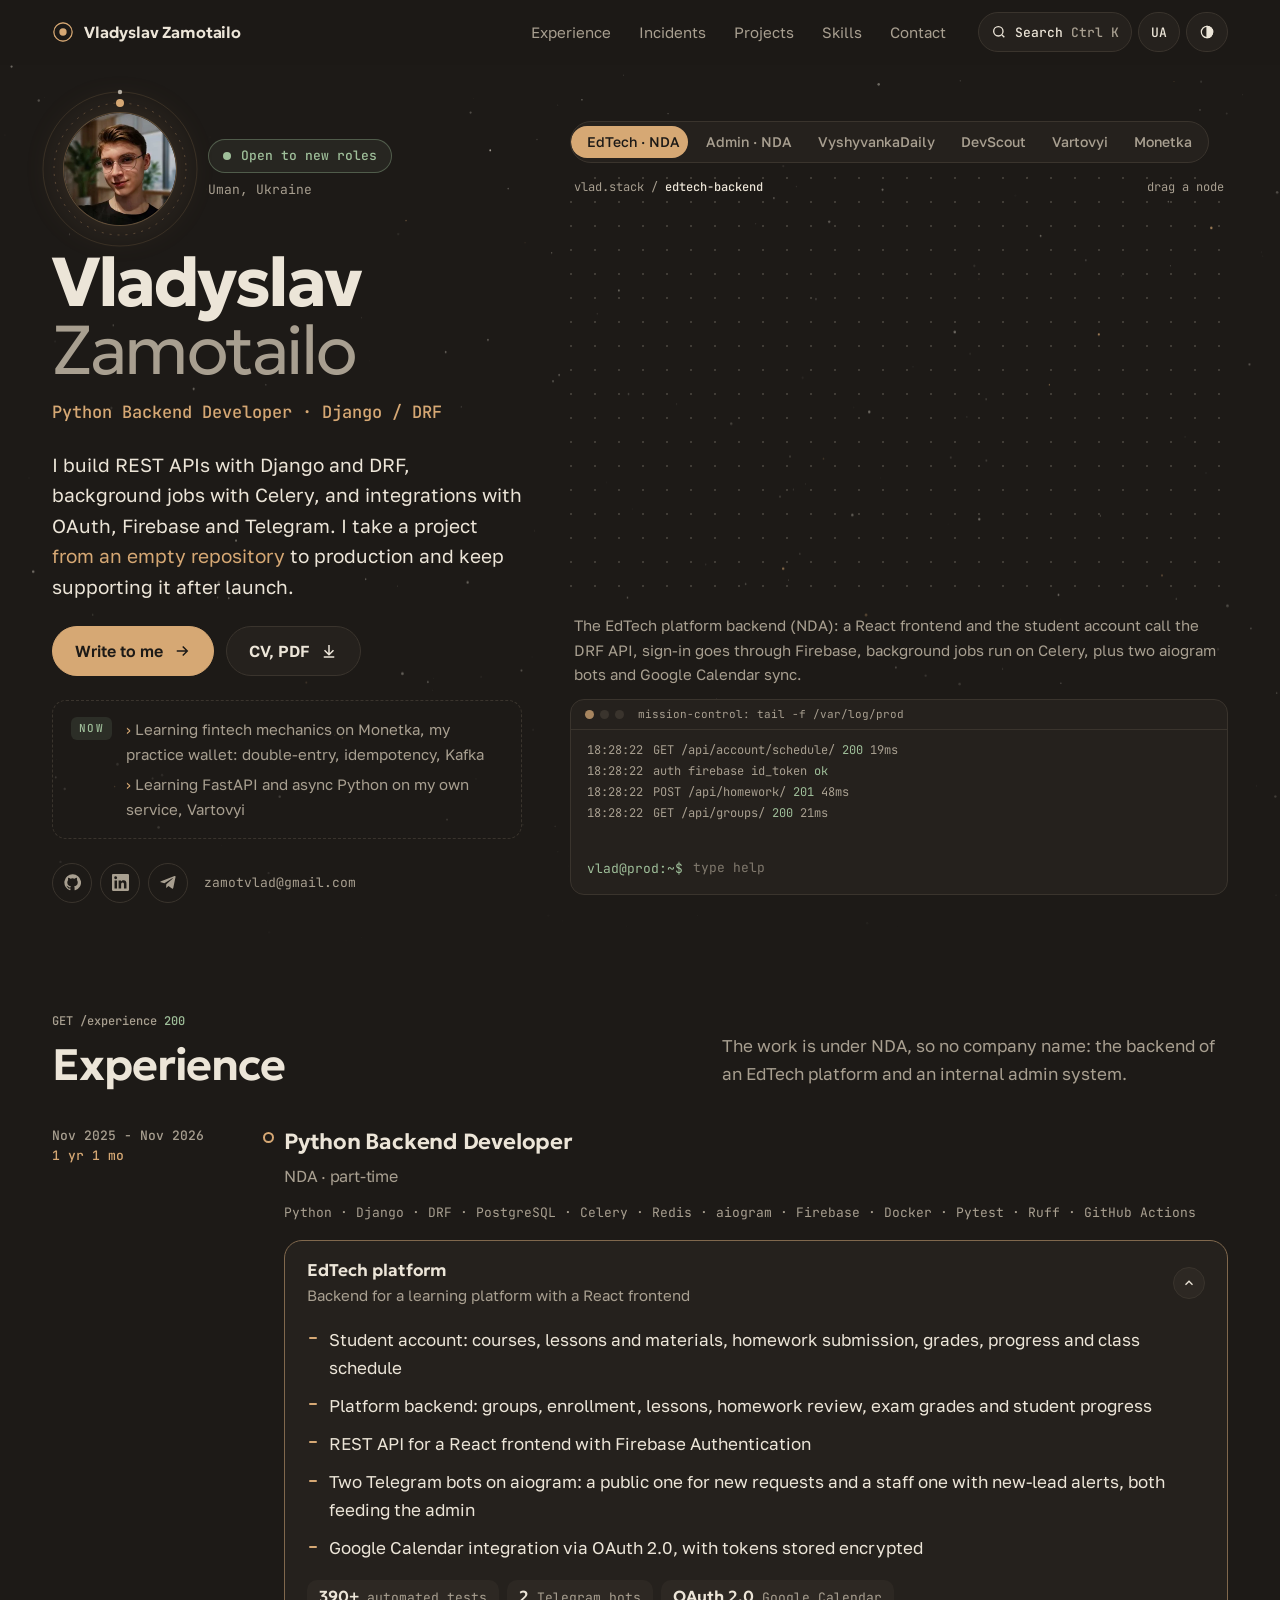
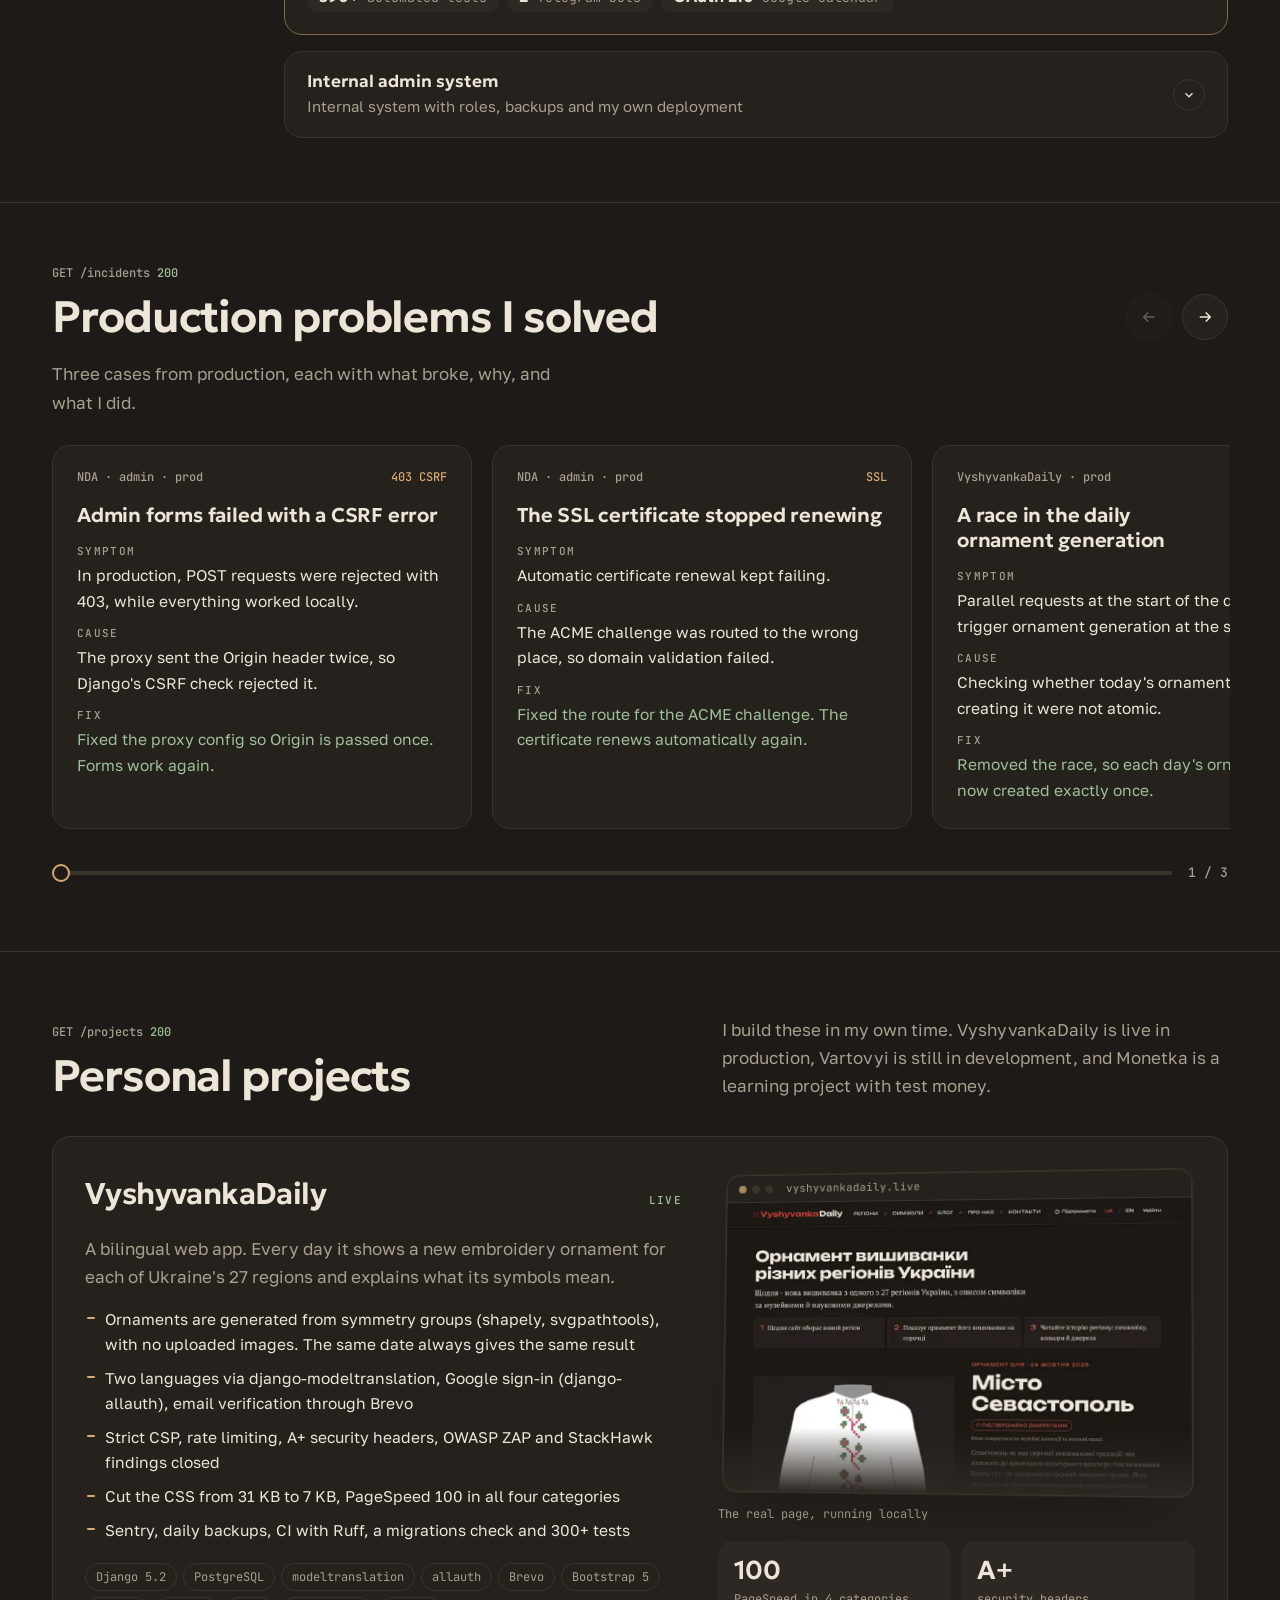
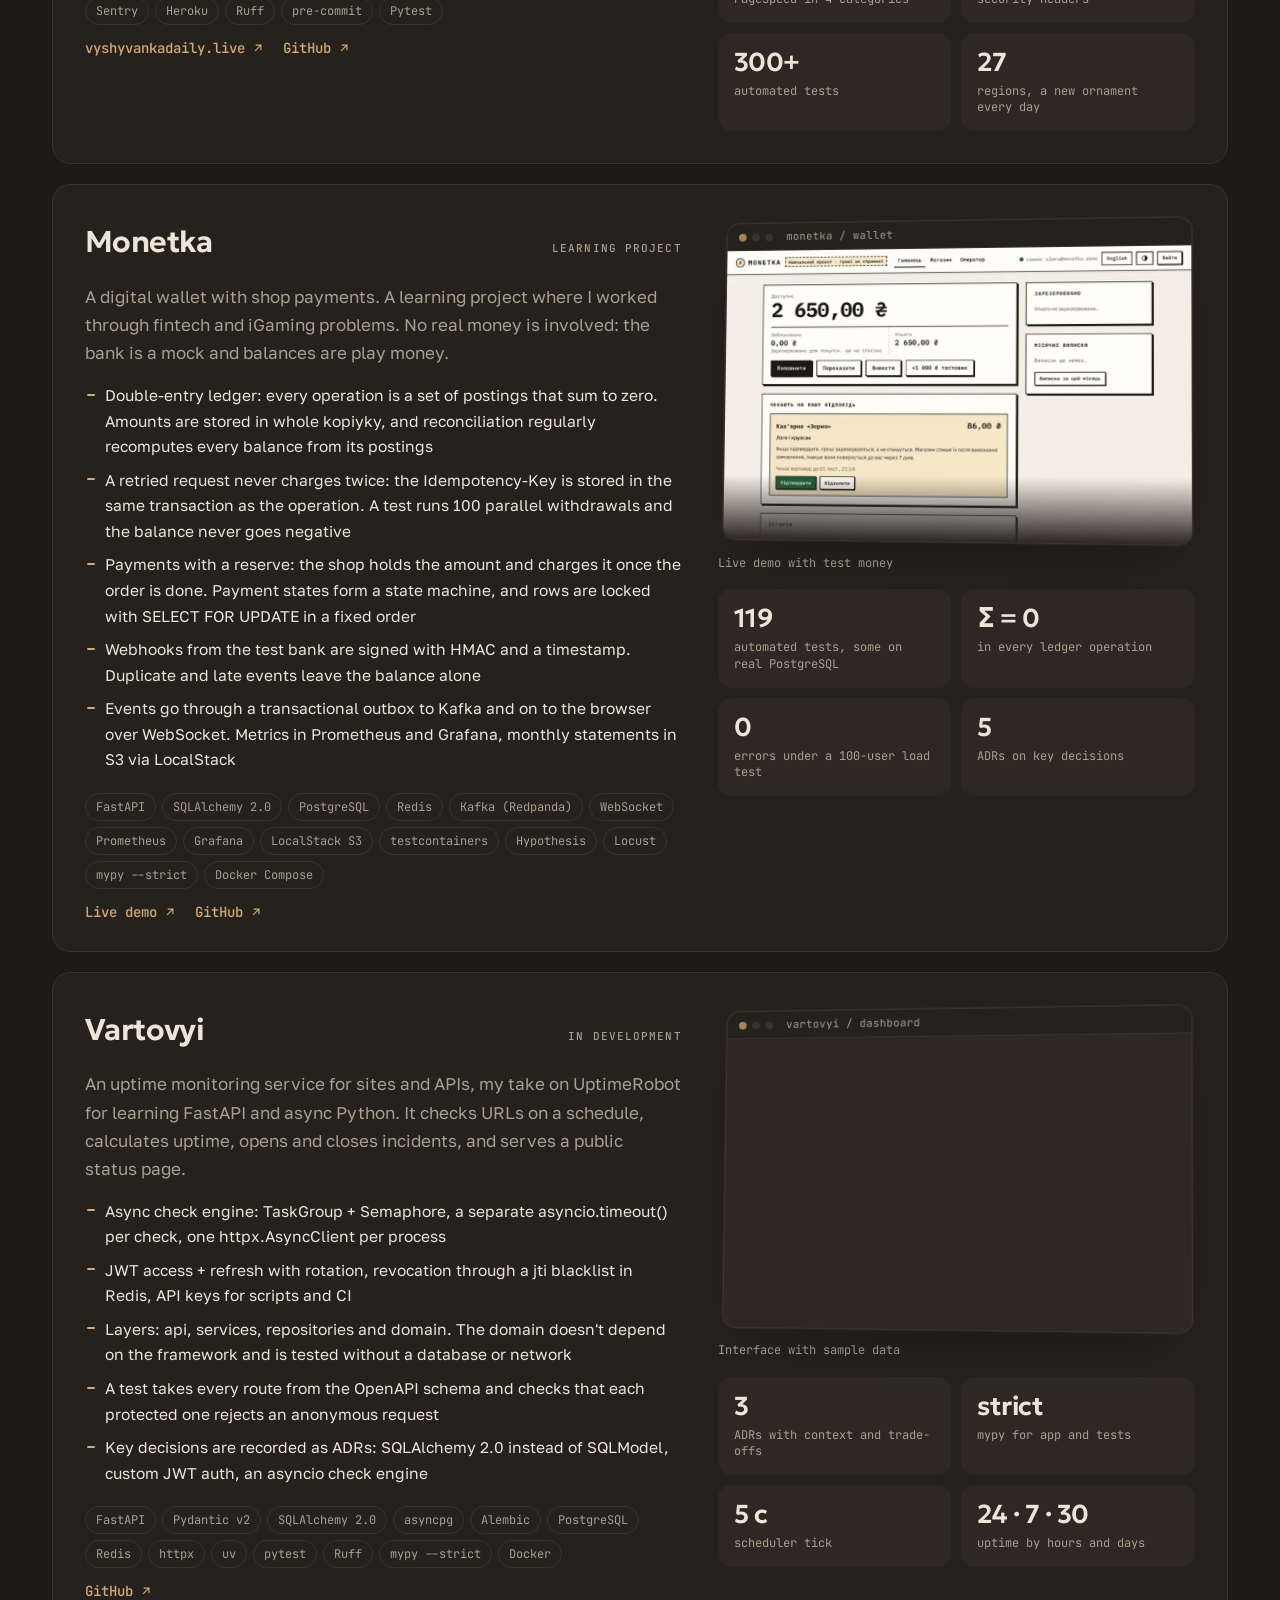
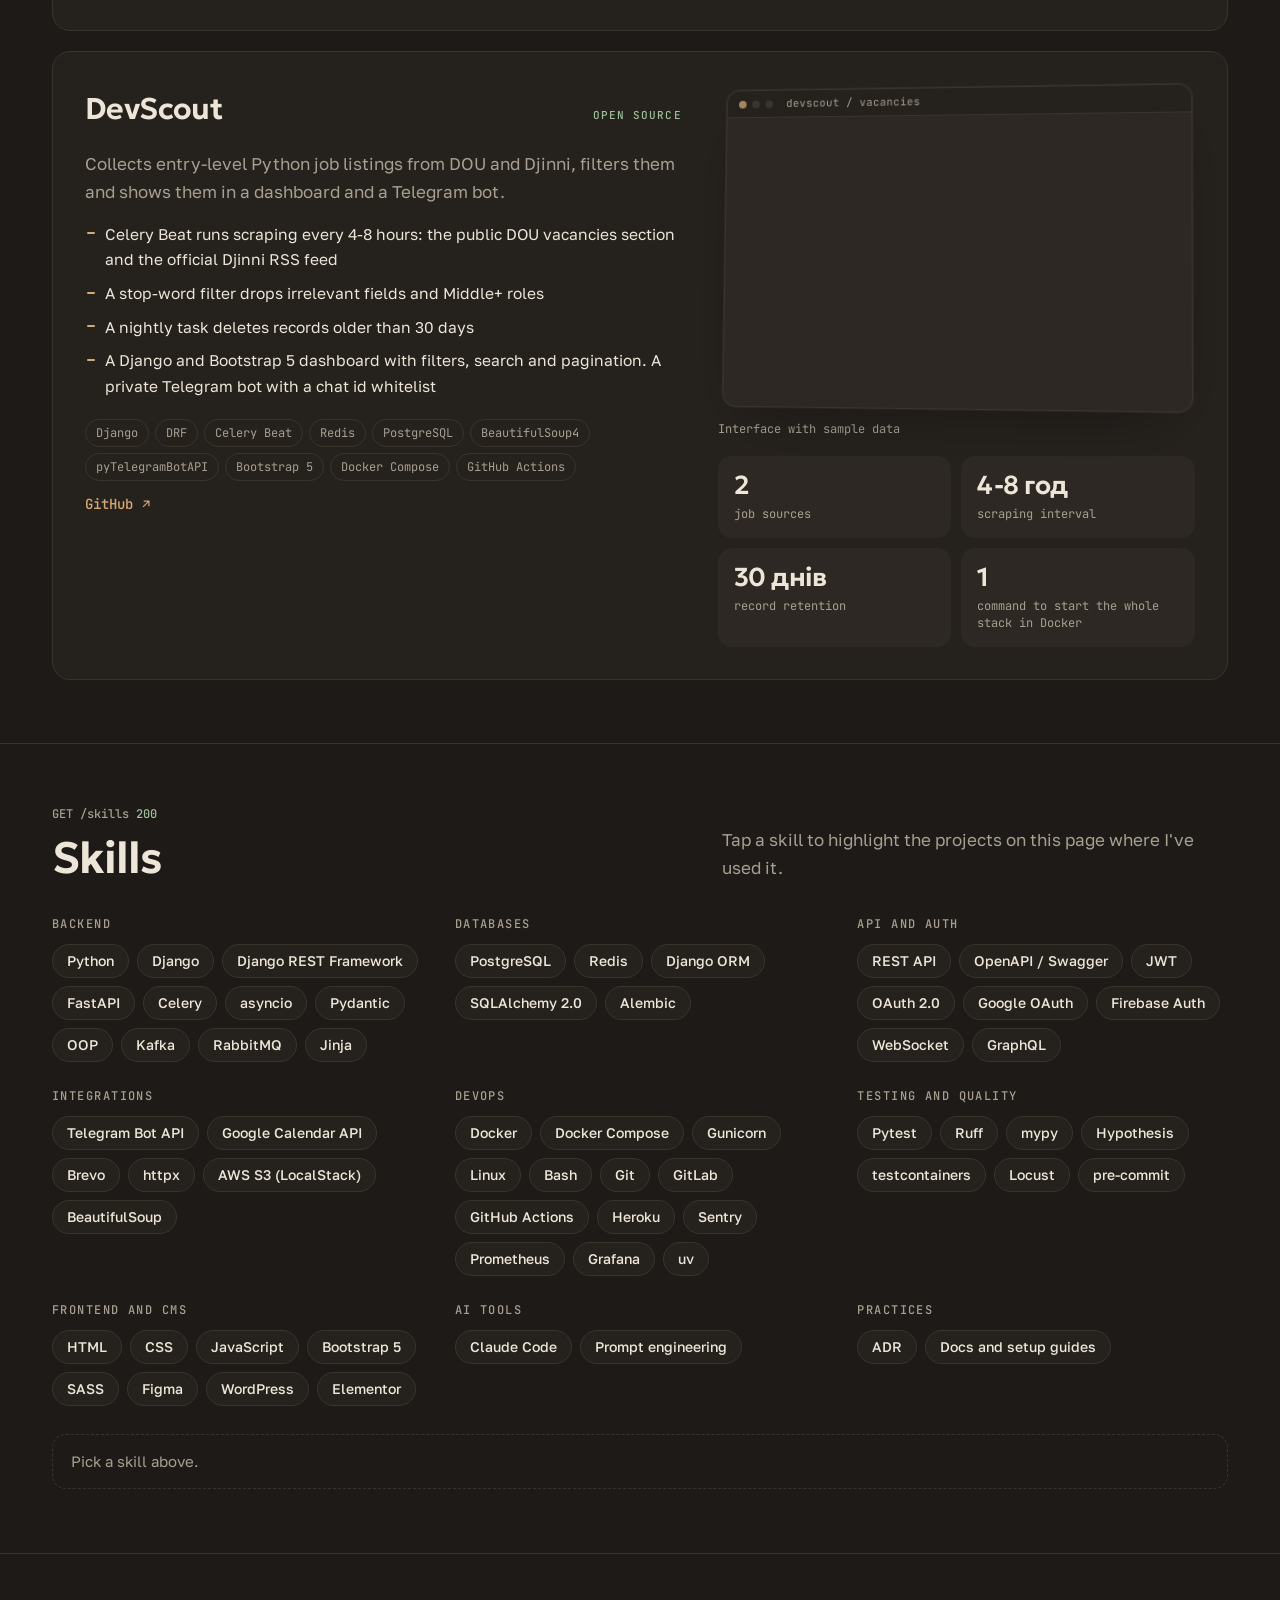
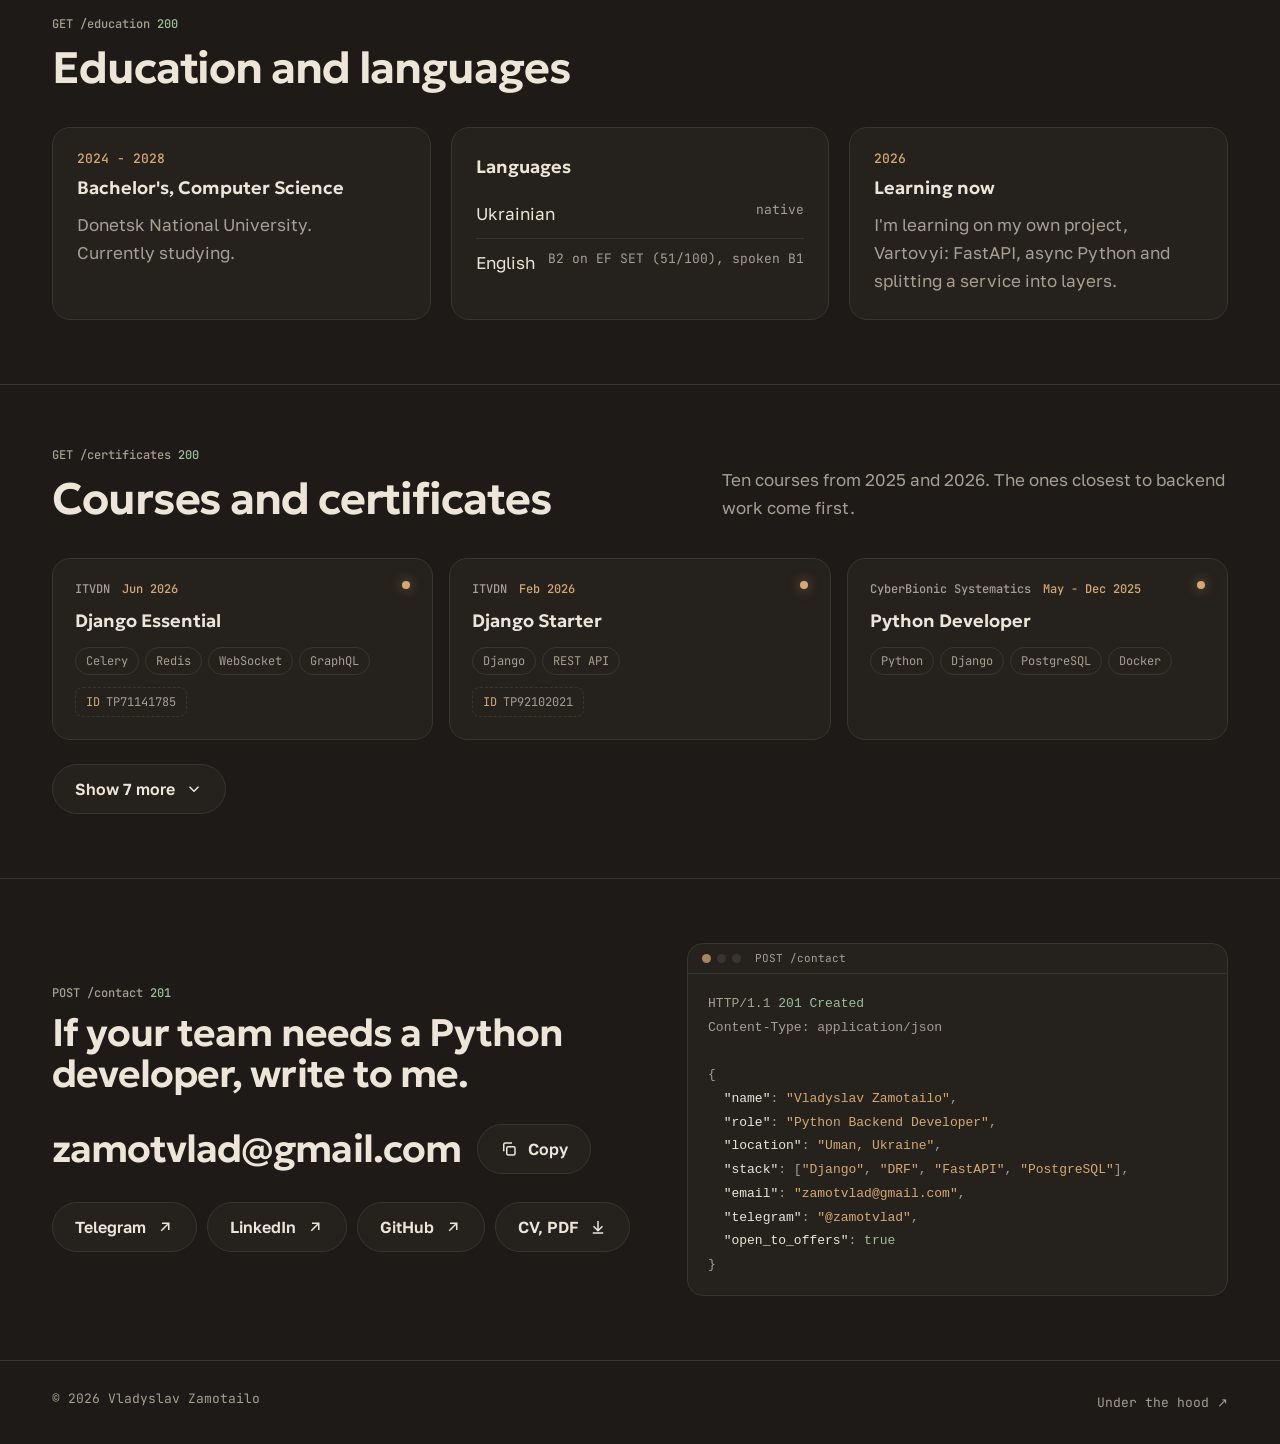
<file: index.html>
<!doctype html>
<html lang="uk" class="no-js">
<head>
<meta charset="utf-8">
<meta name="viewport" content="width=device-width, initial-scale=1, viewport-fit=cover">
<meta http-equiv="Content-Security-Policy" content="default-src 'self'; script-src 'self' 'sha256-J0b6U5hrcRQ7+Jmv33vJXURrb/fb0RvS47l65JJ+9O0='; style-src 'self'; img-src 'self' data:; font-src 'self'; connect-src 'self'; object-src 'none'; base-uri 'self'; form-action 'self'">
<meta name="referrer" content="strict-origin-when-cross-origin">
<title>Vladyslav Zamotailo, Python backend-розробник</title>
<meta name="description" content="Python backend-розробник з України. Django, DRF, FastAPI, PostgreSQL, Celery. Продакшн-бекенди для EdTech-платформи і адмін-системи.">
<meta name="author" content="Vladyslav Zamotailo">
<meta name="theme-color" content="#1d1a17">
<link rel="canonical" href="https://zamotvlad.github.io/ZamotVlad/">
<link rel="icon" href="favicon.svg" type="image/svg+xml">
<meta property="og:type" content="profile">
<meta property="og:title" content="Vladyslav Zamotailo, Python backend developer">
<meta property="og:description" content="Django, DRF, FastAPI, PostgreSQL, Celery. Production backends for an EdTech platform and an admin system.">
<meta property="og:url" content="https://zamotvlad.github.io/ZamotVlad/">
<meta property="og:image" content="https://zamotvlad.github.io/ZamotVlad/assets/img/og.png">
<meta name="twitter:card" content="summary_large_image">
<script>
  // apply saved theme and language before paint to avoid a flash
  (function () {
    var d = document.documentElement; d.className = "js";
    try {
      var t = localStorage.getItem("site-theme"); if (t) d.dataset.theme = t;
      var l = localStorage.getItem("site-lang") || ((navigator.language || "").toLowerCase().indexOf("uk") === 0 ? "uk" : "en");
      d.lang = l;
    } catch (e) {}
  })();
</script>
<link rel="preload" href="assets/fonts/golos-text-cyrillic.woff2" as="font" type="font/woff2" crossorigin>
<link rel="preload" href="assets/fonts/geologica-latin.woff2" as="font" type="font/woff2" crossorigin>
<link rel="stylesheet" href="assets/fonts/fonts.css?v=617abc3">
<link rel="stylesheet" href="assets/css/style.css?v=1046509">
<script type="application/ld+json">
{
  "@context": "https://schema.org",
  "@type": "Person",
  "name": "Vladyslav Zamotailo",
  "jobTitle": "Python Backend Developer",
  "address": { "@type": "PostalAddress", "addressLocality": "Uman", "addressCountry": "UA" },
  "email": "mailto:zamotvlad@gmail.com",
  "image": "https://zamotvlad.github.io/ZamotVlad/assets/img/photo.webp",
  "url": "https://zamotvlad.github.io/ZamotVlad/",
  "sameAs": ["https://github.com/ZamotVlad", "https://www.linkedin.com/in/vladyslav-zamotailo/", "https://t.me/zamotvlad"],
  "knowsAbout": ["Python", "Django", "Django REST Framework", "FastAPI", "PostgreSQL", "Celery", "Redis", "Docker"]
}
</script>
</head>
<body>
<a class="skip" href="#main" data-i18n="skip">Перейти до змісту</a>

<header class="top" id="top">
  <div class="wrap">
    <a class="brand" href="#main" aria-label="Vladyslav Zamotailo">
      <svg class="brand-mark" viewBox="0 0 24 24" aria-hidden="true">
        <circle cx="12" cy="12" r="10" fill="none" stroke="currentColor" stroke-opacity=".35" stroke-width="1.2"/>
        <circle class="pulse" cx="12" cy="12" r="10" fill="none" stroke="currentColor" stroke-width="1.2"/>
        <circle cx="12" cy="12" r="4" fill="currentColor"/>
      </svg>
      <span class="brand-name">Vladyslav Zamotailo</span>
    </a>
    <nav class="nav" aria-label="Main">
      <a href="#experience" data-i18n="nav.exp">Досвід</a>
      <a href="#incidents" data-i18n="nav.inc">Інциденти</a>
      <a href="#projects" data-i18n="nav.proj">Проекти</a>
      <a href="#skills" data-i18n="nav.skills">Навички</a>
      <a href="#contact" data-i18n="nav.contact">Контакт</a>
    </nav>
    <div class="tools">
      <button class="tool tool-search" id="open-palette" type="button" aria-haspopup="dialog" data-i18n-aria="search" aria-label="Пошук">
        <svg viewBox="0 0 24 24" fill="none" stroke="currentColor" stroke-width="2" aria-hidden="true"><circle cx="11" cy="11" r="7"/><path d="m20 20-3.5-3.5"/></svg>
        <span data-i18n="search">Пошук</span> <kbd id="kbd">Ctrl K</kbd>
      </button>
      <button class="tool" id="lang-btn" type="button" aria-label="EN, Змінити мову">EN</button>
      <button class="tool" id="theme-btn" type="button" data-i18n-aria="theme" aria-label="Змінити тему">
        <svg viewBox="0 0 24 24" fill="none" stroke="currentColor" stroke-width="1.8" aria-hidden="true"><circle cx="12" cy="12" r="8.5"/><path d="M12 3.5a8.5 8.5 0 0 1 0 17z" fill="currentColor"/></svg>
      </button>
    </div>
  </div>
  <span class="progress" id="progress" aria-hidden="true"></span>
</header>

<main id="main">
  <!-- hero -->
  <section class="hero" id="intro" aria-labelledby="name">
    <canvas class="sky" id="sky" aria-hidden="true"></canvas>
    <div class="wrap">
      <div class="who">
        <div class="who-top">
          <div class="avatar">
            <img src="assets/img/avatar.webp" srcset="assets/img/avatar.webp 1x, assets/img/avatar@2x.webp 2x" fetchpriority="high" width="112" height="112" alt="Vladyslav Zamotailo">
            <svg viewBox="0 0 160 160" aria-hidden="true">
              <circle cx="80" cy="80" r="66" fill="none" stroke="currentColor" stroke-opacity=".3" stroke-dasharray="2 6"/>
              <circle cx="80" cy="80" r="77" fill="none" stroke="currentColor" stroke-opacity=".14"/>
              <g class="orbit orbit-a"><circle cx="80" cy="14" r="4" fill="currentColor"/></g>
              <g class="orbit orbit-b"><circle cx="80" cy="3" r="2.2" class="moon"/></g>
            </svg>
          </div>
          <div>
            <span class="status"><i aria-hidden="true"></i><span data-i18n="status">Відкритий до пропозицій</span></span>
            <span class="where" data-i18n="where">Умань, Україна</span>
          </div>
        </div>
        <h1 id="name">Vladyslav <span>Zamotailo</span></h1>
        <p class="role"><span>Python Backend Developer</span> · <span>Django / DRF</span></p>
        <p class="lede" data-i18n-html="lede">Будую REST API на Django і DRF, фонові задачі на Celery та інтеграції з OAuth, Firebase і Telegram. Беру проект <em>з порожнього репозиторію</em>, виводжу в прод і підтримую після запуску.</p>
        <div class="cta">
          <a class="btn btn-primary" href="#contact">
            <span data-i18n="cta.write">Написати мені</span>
            <svg class="ico ico-right" viewBox="0 0 24 24" fill="none" stroke="currentColor" stroke-width="2" aria-hidden="true"><path d="M5 12h14M13 6l6 6-6 6"/></svg>
          </a>
          <a class="btn" href="assets/cv/Vladyslav_Zamotailo_Backend_Python.pdf" target="_blank" rel="noopener">
            <span data-i18n="cta.cv">Резюме, PDF</span>
            <svg class="ico ico-down" viewBox="0 0 24 24" fill="none" stroke="currentColor" stroke-width="2" aria-hidden="true"><path d="M12 4v12M6 11l6 6 6-6M5 20h14"/></svg>
          </a>
        </div>
        <div class="now">
          <span class="now-label" data-i18n="now.label">зараз</span>
          <ul>
            <li data-i18n="now.1">Розбираю фінтех-механіки на навчальному гаманці Monetka: подвійний запис, ідемпотентність, Kafka</li>
            <li data-i18n="now.2">Вчу FastAPI і async Python на власному сервісі Vartovyi</li>
          </ul>
        </div>
        <div class="hero-links">
          <a href="https://github.com/ZamotVlad" target="_blank" rel="noopener" aria-label="GitHub"><svg viewBox="0 0 24 24" fill="currentColor" aria-hidden="true"><path d="M12 .5a11.5 11.5 0 0 0-3.64 22.41c.58.11.79-.25.79-.56v-2c-3.2.7-3.88-1.37-3.88-1.37-.53-1.33-1.28-1.69-1.28-1.69-1.05-.71.08-.7.08-.7 1.16.08 1.77 1.19 1.77 1.19 1.03 1.77 2.7 1.26 3.36.96.1-.75.4-1.26.73-1.55-2.55-.29-5.24-1.28-5.24-5.69 0-1.26.45-2.29 1.19-3.1-.12-.29-.52-1.46.11-3.05 0 0 .97-.31 3.17 1.18a11 11 0 0 1 5.77 0c2.2-1.49 3.17-1.18 3.17-1.18.63 1.59.23 2.76.11 3.05.74.81 1.19 1.84 1.19 3.1 0 4.42-2.69 5.39-5.26 5.68.41.36.78 1.06.78 2.14v3.17c0 .31.21.68.8.56A11.5 11.5 0 0 0 12 .5Z"/></svg></a>
          <a href="https://www.linkedin.com/in/vladyslav-zamotailo/" target="_blank" rel="noopener" aria-label="LinkedIn"><svg viewBox="0 0 24 24" fill="currentColor" aria-hidden="true"><path d="M20.45 20.45h-3.56v-5.57c0-1.33-.02-3.04-1.85-3.04-1.86 0-2.14 1.45-2.14 2.94v5.67H9.34V9h3.42v1.56h.05c.48-.9 1.64-1.85 3.37-1.85 3.6 0 4.27 2.37 4.27 5.46v6.28ZM5.34 7.43a2.07 2.07 0 1 1 0-4.13 2.07 2.07 0 0 1 0 4.13ZM7.12 20.45H3.56V9h3.56v11.45ZM22.22 0H1.77C.79 0 0 .77 0 1.73v20.54C0 23.23.79 24 1.77 24h20.45c.98 0 1.78-.77 1.78-1.73V1.73C24 .77 23.2 0 22.22 0Z"/></svg></a>
          <a href="https://t.me/zamotvlad" target="_blank" rel="noopener" aria-label="Telegram"><svg viewBox="0 0 24 24" fill="currentColor" aria-hidden="true"><path d="M21.94 4.3 18.7 19.6c-.24 1.08-.88 1.35-1.79.84l-4.94-3.64-2.38 2.29c-.26.26-.48.48-.99.48l.35-5.02 9.14-8.26c.4-.35-.09-.55-.62-.2L6.17 13.2l-4.86-1.52c-1.06-.33-1.08-1.06.22-1.57L20.5 2.8c.88-.33 1.65.2 1.44 1.5Z"/></svg></a>
          <span class="hero-mail">zamotvlad@gmail.com</span>
        </div>
      </div>

      <div class="explorer">
        <div class="ex-tabs" role="tablist" aria-label="Projects">
          <span class="ex-ind" aria-hidden="true"></span>
          <button class="ex-tab" role="tab" aria-controls="ex-panel" aria-selected="true" data-scene="edtech" type="button">EdTech · NDA</button>
          <button class="ex-tab" role="tab" aria-controls="ex-panel" aria-selected="false" tabindex="-1" data-scene="admin" type="button">Admin · NDA</button>
          <button class="ex-tab" role="tab" aria-controls="ex-panel" aria-selected="false" tabindex="-1" data-scene="vysh" type="button">VyshyvankaDaily</button>
          <button class="ex-tab" role="tab" aria-controls="ex-panel" aria-selected="false" tabindex="-1" data-scene="devscout" type="button">DevScout</button>
          <button class="ex-tab" role="tab" aria-controls="ex-panel" aria-selected="false" tabindex="-1" data-scene="vartovyi" type="button">Vartovyi</button>
          <button class="ex-tab" role="tab" aria-controls="ex-panel" aria-selected="false" tabindex="-1" data-scene="monetka" type="button">Monetka</button>
        </div>
        <div class="ex-stage" id="ex-panel" role="tabpanel" aria-label="vlad.stack">
          <div class="ex-head"><span>vlad.stack / <b id="ex-path">edtech-backend</b></span><span data-i18n="ex.drag">потягни вузол</span></div>
          <canvas class="ex-canvas" id="ex-canvas" role="img" data-i18n-aria="ex.label" aria-label="Інтерактивна схема архітектури проекту. Вузли можна перетягувати."></canvas>
          <div class="ex-tip" id="ex-tip" hidden></div>
        </div>
        <p class="ex-caption" id="ex-caption" aria-live="polite"></p>
        <div class="term">
          <div class="term-bar" aria-hidden="true"><i></i><i></i><i></i><span>mission-control: tail -f /var/log/prod</span></div>
          <ol class="ex-log" id="ex-log" aria-live="off"></ol>
          <form class="term-input" id="term-form" autocomplete="off">
            <label for="term" class="prompt">vlad@prod:~$</label>
            <input id="term" type="text" spellcheck="false" autocapitalize="off" data-i18n-ph="term.ph" placeholder="введи help">
            <button class="sr-only" type="submit" data-i18n="term.run">Виконати</button>
          </form>
        </div>
      </div>
    </div>
  </section>

  <!-- experience -->
  <section class="section" id="experience" aria-labelledby="exp-title">
    <div class="wrap">
      <div class="sec-head rv">
        <div>
          <span class="eyebrow">GET /experience <b>200</b></span>
          <h2 id="exp-title" data-i18n="exp.title">Досвід</h2>
        </div>
        <p class="sec-note" data-i18n="exp.note">Робота під NDA, тому без назви компанії: бекенд EdTech-платформи і внутрішня адмін-система.</p>
      </div>

      <div class="timeline">
        <article class="job rv">
          <div class="job-when"><span data-i18n="job1.when">Лис 2025 - лис 2026</span><span class="dur" id="job1-dur"></span></div>
          <div class="job-body">
            <h3>Python Backend Developer <small>NDA · <span data-i18n="job1.type">неповний робочий день</span></small></h3>
            <p class="job-stack">Python · Django · DRF · PostgreSQL · Celery · Redis · aiogram · Firebase · Docker · Pytest · Ruff · GitHub Actions</p>

            <details class="case hl-target" open data-name="EdTech · NDA" data-skills="Python Django DRF DjangoORM PostgreSQL Celery Redis asyncio REST TelegramBot Firebase OAuth GoogleCalendar Docker Pytest Ruff GitHubActions Git OOP">
              <summary>
                <h4 class="sum-title" data-i18n="case1.title">EdTech-платформа</h4><span class="sum-sub" data-i18n="case1.sub">Бекенд навчальної платформи з React-фронтендом</span>
                <span class="chev" aria-hidden="true"><svg viewBox="0 0 24 24" fill="none" stroke="currentColor" stroke-width="2.2"><path d="m6 9 6 6 6-6"/></svg></span>
              </summary>
              <div class="case-body">
                <ul>
                  <li data-i18n="case1.b0">Кабінет студента: курси, уроки й матеріали, здача домашніх завдань, оцінки, прогрес і розклад занять</li>
                  <li data-i18n="case1.b1">Бекенд платформи: групи, зарахування, уроки, перевірка домашніх завдань, оцінки за іспити і прогрес студентів</li>
                  <li data-i18n="case1.b2">REST API для React-фронтенду з автентифікацією через Firebase</li>
                  <li data-i18n="case1.b3">Два Telegram-боти на aiogram: публічний для заявок і внутрішній для команди зі сповіщеннями про нові заявки. Обидва передають дані в адмінку</li>
                  <li data-i18n="case1.b4">Інтеграція з Google Calendar через OAuth 2.0, токени зберігаються зашифрованими</li>
                </ul>
                <div class="metrics">
                  <span class="metric"><b>390+</b><span data-i18n="m.tests">автотестів</span></span>
                  <span class="metric"><b>2</b><span data-i18n="m.bots">Telegram-боти</span></span>
                  <span class="metric"><b>OAuth 2.0</b><span data-i18n="m.cal">Google Calendar</span></span>
                </div>
              </div>
            </details>

            <details class="case hl-target" data-name="Admin · NDA" data-skills="Bash Python Django DjangoORM PostgreSQL Docker DockerCompose Gunicorn Linux Pytest Ruff GitHubActions Git OOP">
              <summary>
                <h4 class="sum-title" data-i18n="case2.title">Внутрішня адмін-система</h4><span class="sum-sub" data-i18n="case2.sub">Внутрішня система з ролями, бекапами і моїм деплоєм</span>
                <span class="chev" aria-hidden="true"><svg viewBox="0 0 24 24" fill="none" stroke="currentColor" stroke-width="2.2"><path d="m6 9 6 6 6-6"/></svg></span>
              </summary>
              <div class="case-body">
                <ul>
                  <li data-i18n="case2.b1">Доступ для 5 ролей за принципом «заборонено все, що явно не дозволено»</li>
                  <li data-i18n="case2.b2">Автоматичні бекапи PostgreSQL з перевіркою, що з них можна відновитись</li>
                  <li data-i18n="case2.b3">Деплой і підтримка на VPS: Docker Compose, Gunicorn, SSL</li>
                  <li data-i18n-html="case2.b4">Знайшов і виправив дві проблеми в проді. Розбори є нижче, у розділі <a href="#incidents">«Проблеми в проді»</a></li>
                </ul>
                <div class="metrics">
                  <span class="metric"><b>300+</b><span data-i18n="m.tests">автотестів</span></span>
                  <span class="metric"><b>5</b><span data-i18n="m.roles">ролей доступу</span></span>
                  <span class="metric"><b>VPS</b><span data-i18n="m.vps">деплой і підтримка</span></span>
                </div>
              </div>
            </details>
          </div>
        </article>

      </div>
    </div>
  </section>

  <!-- production problems -->
  <section class="section" id="incidents" aria-labelledby="inc-title">
    <div class="wrap">
      <div class="sec-head rv">
        <div>
          <span class="eyebrow">GET /incidents <b>200</b></span>
          <h2 id="inc-title" data-i18n="inc.title">Проблеми в проді, які я розв'язав</h2>
        </div>
        <div class="slider-ctl">
          <button class="round" id="inc-prev" type="button" data-i18n-aria="prev" aria-label="Попередня">
            <svg viewBox="0 0 24 24" fill="none" stroke="currentColor" stroke-width="2" aria-hidden="true"><path d="M19 12H5M11 6l-6 6 6 6"/></svg>
          </button>
          <button class="round" id="inc-next" type="button" data-i18n-aria="next" aria-label="Наступна">
            <svg viewBox="0 0 24 24" fill="none" stroke="currentColor" stroke-width="2" aria-hidden="true"><path d="M5 12h14M13 6l6 6-6 6"/></svg>
          </button>
        </div>
      </div>
      <p class="sec-note rv inc-note" data-i18n="inc.note">Короткі розбори: що зламалось, чому і як я це виправив.</p>

      <div class="track" id="inc-track" tabindex="0" data-i18n-aria="inc.title" aria-label="Проблеми в проді">
        <article class="inc">
          <div class="inc-top"><span>NDA · admin · prod</span><span class="sev">403 CSRF</span></div>
          <h3 data-i18n="inc1.title">Форми в адмінці падали з помилкою CSRF</h3>
          <dl>
            <div><dt data-i18n="inc.sym">Симптом</dt><dd data-i18n="inc1.sym">У продакшені POST-запити відхилялись з 403, хоча локально все працювало.</dd></div>
            <div><dt data-i18n="inc.cause">Причина</dt><dd data-i18n="inc1.cause">Проксі надсилав заголовок Origin двічі, і перевірка CSRF у Django його не приймала.</dd></div>
            <div><dt data-i18n="inc.fix">Виправлення</dt><dd class="fix" data-i18n="inc1.fix">Виправив конфігурацію проксі, щоб Origin передавався один раз. Форми знову працюють.</dd></div>
          </dl>
        </article>
        <article class="inc">
          <div class="inc-top"><span>NDA · admin · prod</span><span class="sev">SSL</span></div>
          <h3 data-i18n="inc2.title">SSL-сертифікат перестав продовжуватись</h3>
          <dl>
            <div><dt data-i18n="inc.sym">Симптом</dt><dd data-i18n="inc2.sym">Автоматичне продовження сертифіката завершувалось помилкою.</dd></div>
            <div><dt data-i18n="inc.cause">Причина</dt><dd data-i18n="inc2.cause">ACME challenge маршрутизувався не туди, тому перевірка домену не проходила.</dd></div>
            <div><dt data-i18n="inc.fix">Виправлення</dt><dd class="fix" data-i18n="inc2.fix">Виправив маршрут для ACME challenge. Сертифікат знову продовжується автоматично.</dd></div>
          </dl>
        </article>
        <article class="inc">
          <div class="inc-top"><span>VyshyvankaDaily · prod</span><span class="sev">race condition</span></div>
          <h3 data-i18n="inc3.title">Гонка в щоденній генерації орнаментів</h3>
          <dl>
            <div><dt data-i18n="inc.sym">Симптом</dt><dd data-i18n="inc3.sym">Паралельні запити на початку дня могли одночасно запустити генерацію орнаменту.</dd></div>
            <div><dt data-i18n="inc.cause">Причина</dt><dd data-i18n="inc3.cause">Перевірка, чи орнамент на сьогодні вже є, і його створення не були атомарними.</dd></div>
            <div><dt data-i18n="inc.fix">Виправлення</dt><dd class="fix" data-i18n="inc3.fix">Прибрав гонку, і тепер орнамент на день створюється рівно один раз.</dd></div>
          </dl>
        </article>
      </div>
      <div class="scrub">
        <label class="sr-only" for="inc-range" data-i18n="scrub">Прокрутити картки</label>
        <input type="range" id="inc-range" min="0" max="1000" value="0" step="1">
        <output id="inc-count" for="inc-range">1 / 3</output>
      </div>
    </div>
  </section>

  <!-- projects -->
  <section class="section" id="projects" aria-labelledby="proj-title">
    <div class="wrap">
      <div class="sec-head rv">
        <div>
          <span class="eyebrow">GET /projects <b>200</b></span>
          <h2 id="proj-title" data-i18n="proj.title">Власні проекти</h2>
        </div>
        <p class="sec-note" data-i18n="proj.note">Роблю їх у вільний час. VyshyvankaDaily вже працює в продакшені, Vartovyi ще в розробці, а Monetka навчальний проект з тестовими грошима.</p>
      </div>

      <div class="projects">
        <article class="proj hl-target rv" data-name="VyshyvankaDaily" data-skills="Python Django DjangoORM PostgreSQL HTML CSS JavaScript Bootstrap GoogleOAuth OAuth Brevo Sentry Heroku Gunicorn Docker DockerCompose GitHubActions Pytest Ruff PreCommit Git OOP">
          <div class="proj-main">
            <div class="proj-top"><h3>VyshyvankaDaily</h3><span class="tag live" data-i18n="tag.live">працює</span></div>
            <p data-i18n="vy.desc">Двомовний веб-застосунок: щодня новий орнамент вишивки для кожної з 27 областей України з поясненням символіки.</p>
            <ul>
              <li data-i18n="vy.b1">Орнаменти будуються алгоритмічно на групах симетрії (shapely, svgpathtools), без завантажених картинок. Та сама дата завжди дає той самий результат</li>
              <li data-i18n="vy.b2">Дві мови через django-modeltranslation, вхід через Google (django-allauth), підтвердження email через Brevo</li>
              <li data-i18n="vy.b3">Strict CSP, rate limiting, заголовки безпеки на A+, знахідки OWASP ZAP і StackHawk закриті</li>
              <li data-i18n="vy.b4">CSS скоротив з 31 KB до 7 KB, PageSpeed 100 у всіх чотирьох категоріях</li>
              <li data-i18n="vy.b5">Sentry, щоденні бекапи, CI з Ruff, перевіркою міграцій і 300+ тестами</li>
            </ul>
            <div class="chips"><span>Django 5.2</span><span>PostgreSQL</span><span>modeltranslation</span><span>allauth</span><span>Brevo</span><span>Bootstrap 5</span><span>Sentry</span><span>Heroku</span><span>Ruff</span><span>pre-commit</span><span>Pytest</span></div>
            <div class="links">
              <a href="https://vyshyvankadaily.live" target="_blank" rel="noopener">vyshyvankadaily.live <svg viewBox="0 0 24 24" fill="none" stroke="currentColor" stroke-width="2" aria-hidden="true"><path d="M7 17 17 7M8 7h9v9"/></svg></a>
              <a href="https://github.com/ZamotVlad/VyshyvankaDaily" target="_blank" rel="noopener">GitHub <svg viewBox="0 0 24 24" fill="none" stroke="currentColor" stroke-width="2" aria-hidden="true"><path d="M7 17 17 7M8 7h9v9"/></svg></a>
            </div>
          </div>
          <div class="proj-side">
            <figure class="shot">
              <div class="shot-frame">
                <div class="shot-bar" aria-hidden="true"><i></i><i></i><i></i><span>vyshyvankadaily.live</span></div>
                <img src="assets/img/shots/vyshyvankadaily-640.webp" srcset="assets/img/shots/vyshyvankadaily-640.webp 640w, assets/img/shots/vyshyvankadaily-1280.webp 1280w" sizes="(min-width: 1000px) 460px, 92vw" width="1280" height="800" loading="lazy" decoding="async" data-i18n-alt="shot.vy.alt" alt="Головна сторінка VyshyvankaDaily з орнаментом дня на силуеті вишиванки">
              </div>
              <figcaption data-i18n="shot.real">Справжня сторінка, запущена локально</figcaption>
            </figure>
            <div class="big-metrics">
            <div><b>100</b><span data-i18n="vy.m1">PageSpeed у 4 категоріях</span></div>
            <div><b>A+</b><span data-i18n="vy.m2">заголовки безпеки</span></div>
            <div><b>300+</b><span data-i18n="vy.m3">автотестів</span></div>
            <div><b>27</b><span data-i18n="vy.m4">областей, новий орнамент щодня</span></div>
          </div>
          </div>
        </article>

        <article class="proj hl-target rv" data-name="Monetka" data-skills="Python FastAPI asyncio Pydantic SQLAlchemy Alembic PostgreSQL Redis Kafka REST OpenAPI JWT WebSocket httpx Docker DockerCompose GitHubActions Prometheus Grafana S3 Pytest Hypothesis Testcontainers Locust Ruff Mypy PreCommit Uv HTML CSS JavaScript ADR Docs Git OOP">
          <div class="proj-main">
            <div class="proj-top"><h3>Monetka</h3><span class="tag" data-i18n="tag.learn">навчальний</span></div>
            <p data-i18n="mo.desc">Цифровий гаманець з оплатою в магазинах. Навчальний проект, на якому я розбирав задачі фінтеху та iGaming. Справжніх грошей тут немає: банк тестовий, баланси ігрові.</p>
            <ul>
              <li data-i18n="mo.b1">Подвійний запис: кожна операція складається з проводок, сума яких дорівнює нулю. Суми зберігаються в цілих копійках, а звірка регулярно перераховує кожен баланс із проводок</li>
              <li data-i18n="mo.b2">Повторний запит не списує гроші вдруге: Idempotency-Key зберігається в одній транзакції з операцією. У тесті 100 паралельних списань, і баланс не йде в мінус</li>
              <li data-i18n="mo.b3">Оплата з резервом: магазин блокує суму і списує її після виконання замовлення. Стани платежу описані машиною станів, рядки блокуються через SELECT FOR UPDATE у фіксованому порядку</li>
              <li data-i18n="mo.b4">Вебхуки тестового банку підписані HMAC з міткою часу. Дублі й запізнілі події не змінюють баланс</li>
              <li data-i18n="mo.b5">Події йдуть через transactional outbox у Kafka, а звідти по WebSocket у браузер. Метрики в Prometheus і Grafana, місячні виписки в S3 через LocalStack</li>
            </ul>
            <div class="chips"><span>FastAPI</span><span>SQLAlchemy 2.0</span><span>PostgreSQL</span><span>Redis</span><span>Kafka (Redpanda)</span><span>WebSocket</span><span>Prometheus</span><span>Grafana</span><span>LocalStack S3</span><span>testcontainers</span><span>Hypothesis</span><span>Locust</span><span>mypy --strict</span><span>Docker Compose</span></div>
            <div class="links">
              <a href="https://zamotvlad.github.io/monetka/" target="_blank" rel="noopener"><span data-i18n="mo.demo">Онлайн-демо</span> <svg viewBox="0 0 24 24" fill="none" stroke="currentColor" stroke-width="2" aria-hidden="true"><path d="M7 17 17 7M8 7h9v9"/></svg></a>
              <a href="https://github.com/ZamotVlad/monetka" target="_blank" rel="noopener">GitHub <svg viewBox="0 0 24 24" fill="none" stroke="currentColor" stroke-width="2" aria-hidden="true"><path d="M7 17 17 7M8 7h9v9"/></svg></a>
            </div>
          </div>
          <div class="proj-side">
            <figure class="shot">
              <div class="shot-frame">
                <div class="shot-bar" aria-hidden="true"><i></i><i></i><i></i><span>monetka / wallet</span></div>
                <img src="assets/img/shots/monetka-640.webp" srcset="assets/img/shots/monetka-640.webp 640w, assets/img/shots/monetka-1280.webp 1280w" sizes="(min-width: 1000px) 460px, 92vw" width="1280" height="800" loading="lazy" decoding="async" data-i18n-alt="shot.mo.alt" alt="Гаманець Monetka: доступний і заблокований баланс, запит на оплату від кав'ярні та історія операцій">
              </div>
              <figcaption data-i18n="shot.mo">Онлайн-демо з тестовими грошима</figcaption>
            </figure>
            <div class="big-metrics">
            <div><b>119</b><span data-i18n="mo.m1">автотестів, частина на справжньому PostgreSQL</span></div>
            <div><b>Σ = 0</b><span data-i18n="mo.m2">у кожній операції книги</span></div>
            <div><b>0</b><span data-i18n="mo.m3">помилок під навантаженням 100 користувачів</span></div>
            <div><b>5</b><span data-i18n="mo.m4">ADR про ключові рішення</span></div>
          </div>
          </div>
        </article>

        <article class="proj hl-target rv" data-name="Vartovyi" data-skills="Python FastAPI asyncio Pydantic SQLAlchemy Alembic PostgreSQL Redis REST OpenAPI JWT httpx Docker DockerCompose Pytest Ruff Mypy Uv HTML CSS JavaScript ADR Docs Git OOP">
          <div class="proj-main">
            <div class="proj-top"><h3>Vartovyi</h3><span class="tag" data-i18n="tag.wip">в розробці</span></div>
            <p data-i18n="va.desc">Сервіс моніторингу доступності сайтів і API, мій аналог UptimeRobot для вивчення FastAPI і async Python. Перевіряє URL за розкладом, рахує uptime, відкриває й закриває інциденти і показує публічну сторінку статусу.</p>
            <ul>
              <li data-i18n="va.b1">Асинхронний рушій перевірок: TaskGroup + Semaphore, окремий asyncio.timeout() на кожну перевірку, один httpx.AsyncClient на процес</li>
              <li data-i18n="va.b2">JWT access + refresh з ротацією, відкликання через чорний список jti у Redis, API-ключі для скриптів і CI</li>
              <li data-i18n="va.b3">Шари api, services, repositories і domain. Домен не залежить від фреймворку і тестується без БД і мережі</li>
              <li data-i18n="va.b4">Тест бере всі маршрути з OpenAPI-схеми і перевіряє, що кожен захищений відхиляє анонімний запит</li>
              <li data-i18n="va.b5">Ключові рішення записані в ADR: SQLAlchemy 2.0 замість SQLModel, власна JWT-автентифікація, рушій перевірок на asyncio</li>
            </ul>
            <div class="chips"><span>FastAPI</span><span>Pydantic v2</span><span>SQLAlchemy 2.0</span><span>asyncpg</span><span>Alembic</span><span>PostgreSQL</span><span>Redis</span><span>httpx</span><span>uv</span><span>pytest</span><span>Ruff</span><span>mypy --strict</span><span>Docker</span></div>
            <div class="links">
              <a href="https://github.com/ZamotVlad/vartovyi" target="_blank" rel="noopener">GitHub <svg viewBox="0 0 24 24" fill="none" stroke="currentColor" stroke-width="2" aria-hidden="true"><path d="M7 17 17 7M8 7h9v9"/></svg></a>
            </div>
          </div>
          <div class="proj-side">
            <figure class="shot">
              <div class="shot-frame">
                <div class="shot-bar" aria-hidden="true"><i></i><i></i><i></i><span>vartovyi / dashboard</span></div>
                <img src="assets/img/shots/vartovyi-640.webp" srcset="assets/img/shots/vartovyi-640.webp 640w, assets/img/shots/vartovyi-1280.webp 1280w" sizes="(min-width: 1000px) 460px, 92vw" width="1280" height="800" loading="lazy" decoding="async" data-i18n-alt="shot.va.alt" alt="Панель моніторів Vartovyi зі статусами, кодами відповіді і часом перевірки">
              </div>
              <figcaption data-i18n="shot.demo">Інтерфейс з прикладовими даними</figcaption>
            </figure>
            <div class="big-metrics">
            <div><b>3</b><span data-i18n="va.m1">ADR з контекстом і наслідками</span></div>
            <div><b>strict</b><span data-i18n="va.m2">mypy для app і tests</span></div>
            <div><b>5 с</b><span data-i18n="va.m3">такт планувальника</span></div>
            <div><b>24 · 7 · 30</b><span data-i18n="va.m4">uptime за години і дні</span></div>
          </div>
          </div>
        </article>

        <article class="proj hl-target rv" data-name="DevScout" data-skills="Python Django DRF DjangoORM Celery Redis PostgreSQL REST BeautifulSoup TelegramBot HTML Bootstrap Docker DockerCompose GitHubActions Pytest Git OOP">
          <div class="proj-main">
            <div class="proj-top"><h3>DevScout</h3><span class="tag live">open source</span></div>
            <p data-i18n="ds.desc">Збирає вакансії Python для початківців з DOU і Djinni, фільтрує їх і показує в дашборді та Telegram-боті.</p>
            <ul>
              <li data-i18n="ds.b1">Celery Beat запускає збір раз на 4-8 годин: відкритий розділ вакансій DOU і офіційна RSS-стрічка Djinni</li>
              <li data-i18n="ds.b2">Фільтр за стоп-словами відсікає нерелевантні напрямки і вакансії рівня Middle+</li>
              <li data-i18n="ds.b3">Нічна задача видаляє записи, старші за 30 днів</li>
              <li data-i18n="ds.b4">Дашборд на Django і Bootstrap 5 з фільтрами, пошуком і пагінацією. Приватний Telegram-бот з whitelist за chat id</li>
            </ul>
            <div class="chips"><span>Django</span><span>DRF</span><span>Celery Beat</span><span>Redis</span><span>PostgreSQL</span><span>BeautifulSoup4</span><span>pyTelegramBotAPI</span><span>Bootstrap 5</span><span>Docker Compose</span><span>GitHub Actions</span></div>
            <div class="links">
              <a href="https://github.com/ZamotVlad/devscout" target="_blank" rel="noopener">GitHub <svg viewBox="0 0 24 24" fill="none" stroke="currentColor" stroke-width="2" aria-hidden="true"><path d="M7 17 17 7M8 7h9v9"/></svg></a>
            </div>
          </div>
          <div class="proj-side">
            <figure class="shot shot-light">
              <div class="shot-frame">
                <div class="shot-bar" aria-hidden="true"><i></i><i></i><i></i><span>devscout / vacancies</span></div>
                <img src="assets/img/shots/devscout-640.webp" srcset="assets/img/shots/devscout-640.webp 640w, assets/img/shots/devscout-1280.webp 1280w" sizes="(min-width: 1000px) 460px, 92vw" width="1280" height="800" loading="lazy" decoding="async" data-i18n-alt="shot.ds.alt" alt="Дашборд DevScout зі списком вакансій, пошуком і фільтром за джерелом">
              </div>
              <figcaption data-i18n="shot.demo">Інтерфейс з прикладовими даними</figcaption>
            </figure>
            <div class="big-metrics">
            <div><b>2</b><span data-i18n="ds.m1">джерела вакансій</span></div>
            <div><b>4-8 год</b><span data-i18n="ds.m2">інтервал збору</span></div>
            <div><b>30 днів</b><span data-i18n="ds.m3">зберігання записів</span></div>
            <div><b>1</b><span data-i18n="ds.m4">команда, щоб підняти весь стек у Docker</span></div>
          </div>
          </div>
        </article>
      </div>
    </div>
  </section>

  <!-- skills -->
  <section class="section" id="skills" aria-labelledby="skills-title">
    <div class="wrap">
      <div class="sec-head rv">
        <div>
          <span class="eyebrow">GET /skills <b>200</b></span>
          <h2 id="skills-title" data-i18n="skills.title">Навички</h2>
        </div>
        <p class="sec-note" data-i18n="skills.note">Натисни на навичку, і я підсвічу проекти, де її використовував.</p>
      </div>
      <div class="skills rv" id="skill-list">
        <div class="skill-group"><h3 data-i18n="g.backend">Backend</h3><div class="row">
          <button class="skill" type="button" data-skill="Python">Python</button><button class="skill" type="button" data-skill="Django">Django</button><button class="skill" type="button" data-skill="DRF">Django REST Framework</button><button class="skill" type="button" data-skill="FastAPI">FastAPI</button><button class="skill" type="button" data-skill="Celery">Celery</button><button class="skill" type="button" data-skill="asyncio">asyncio</button><button class="skill" type="button" data-skill="Pydantic">Pydantic</button><button class="skill" type="button" data-skill="OOP">OOP</button><button class="skill" type="button" data-skill="Kafka">Kafka</button><button class="skill" type="button" data-skill="RabbitMQ" data-note="note.ess">RabbitMQ</button><button class="skill" type="button" data-skill="Jinja" data-note="note.ess">Jinja</button>
        </div></div>
        <div class="skill-group"><h3 data-i18n="g.data">Бази даних</h3><div class="row">
          <button class="skill" type="button" data-skill="PostgreSQL">PostgreSQL</button><button class="skill" type="button" data-skill="Redis">Redis</button><button class="skill" type="button" data-skill="DjangoORM">Django ORM</button><button class="skill" type="button" data-skill="SQLAlchemy">SQLAlchemy 2.0</button><button class="skill" type="button" data-skill="Alembic">Alembic</button>
        </div></div>
        <div class="skill-group"><h3 data-i18n="g.api">API і автентифікація</h3><div class="row">
          <button class="skill" type="button" data-skill="REST">REST API</button><button class="skill" type="button" data-skill="OpenAPI">OpenAPI / Swagger</button><button class="skill" type="button" data-skill="JWT">JWT</button><button class="skill" type="button" data-skill="OAuth">OAuth 2.0</button><button class="skill" type="button" data-skill="GoogleOAuth">Google OAuth</button><button class="skill" type="button" data-skill="Firebase">Firebase Auth</button><button class="skill" type="button" data-skill="WebSocket">WebSocket</button><button class="skill" type="button" data-skill="GraphQL" data-note="note.ess">GraphQL</button>
        </div></div>
        <div class="skill-group"><h3 data-i18n="g.int">Інтеграції</h3><div class="row">
          <button class="skill" type="button" data-skill="TelegramBot">Telegram Bot API</button><button class="skill" type="button" data-skill="GoogleCalendar">Google Calendar API</button><button class="skill" type="button" data-skill="Brevo">Brevo</button><button class="skill" type="button" data-skill="httpx">httpx</button><button class="skill" type="button" data-skill="S3">AWS S3 (LocalStack)</button><button class="skill" type="button" data-skill="BeautifulSoup">BeautifulSoup</button>
        </div></div>
        <div class="skill-group"><h3 data-i18n="g.devops">DevOps</h3><div class="row">
          <button class="skill" type="button" data-skill="Docker">Docker</button><button class="skill" type="button" data-skill="DockerCompose">Docker Compose</button><button class="skill" type="button" data-skill="Gunicorn">Gunicorn</button><button class="skill" type="button" data-skill="Linux">Linux</button><button class="skill" type="button" data-skill="Bash">Bash</button><button class="skill" type="button" data-skill="Git">Git</button><button class="skill" type="button" data-skill="GitLab" data-note="note.cyber">GitLab</button><button class="skill" type="button" data-skill="GitHubActions">GitHub Actions</button><button class="skill" type="button" data-skill="Heroku">Heroku</button><button class="skill" type="button" data-skill="Sentry">Sentry</button><button class="skill" type="button" data-skill="Prometheus">Prometheus</button><button class="skill" type="button" data-skill="Grafana">Grafana</button><button class="skill" type="button" data-skill="Uv">uv</button>
        </div></div>
        <div class="skill-group"><h3 data-i18n="g.test">Тести і якість</h3><div class="row">
          <button class="skill" type="button" data-skill="Pytest">Pytest</button><button class="skill" type="button" data-skill="Ruff">Ruff</button><button class="skill" type="button" data-skill="Mypy">mypy</button><button class="skill" type="button" data-skill="Hypothesis">Hypothesis</button><button class="skill" type="button" data-skill="Testcontainers">testcontainers</button><button class="skill" type="button" data-skill="Locust">Locust</button><button class="skill" type="button" data-skill="PreCommit">pre-commit</button>
        </div></div>
        <div class="skill-group"><h3 data-i18n="g.front">Frontend і CMS</h3><div class="row">
          <button class="skill" type="button" data-skill="HTML">HTML</button><button class="skill" type="button" data-skill="CSS">CSS</button><button class="skill" type="button" data-skill="JavaScript">JavaScript</button><button class="skill" type="button" data-skill="Bootstrap">Bootstrap 5</button><button class="skill" type="button" data-skill="SASS" data-note="note.htmlcss">SASS</button><button class="skill" type="button" data-skill="Figma" data-note="note.htmlcss">Figma</button><button class="skill" type="button" data-skill="WordPress" data-note="note.wp">WordPress</button><button class="skill" type="button" data-skill="Elementor" data-note="note.wp">Elementor</button>
        </div></div>
        <div class="skill-group"><h3 data-i18n="g.ai">AI-інструменти</h3><div class="row">
          <button class="skill" type="button" data-skill="ClaudeCode" data-note="note.claude">Claude Code</button><button class="skill" type="button" data-skill="Prompting" data-note="note.prompt">Prompt engineering</button>
        </div></div>
        <div class="skill-group"><h3 data-i18n="g.practice">Практики</h3><div class="row">
          <button class="skill" type="button" data-skill="ADR">ADR</button><button class="skill" type="button" data-skill="Docs" data-i18n="s.docs">Документація і setup guides</button>
        </div></div>
      </div>
      <p class="used" id="used" aria-live="polite"><span data-i18n="used.hint">Обери навичку вище.</span></p>
    </div>
  </section>

  <!-- education -->
  <section class="section" id="education" aria-labelledby="edu-title">
    <div class="wrap">
      <div class="sec-head rv">
        <div>
          <span class="eyebrow">GET /education <b>200</b></span>
          <h2 id="edu-title" data-i18n="edu.title">Освіта і мови</h2>
        </div>
      </div>
      <div class="edu rv">
        <div class="edu-card">
          <span class="when">2024 - 2028</span>
          <h3 data-i18n="edu.deg">Бакалавр, Computer Science</h3>
          <p data-i18n="edu.uni">Донецький національний університет. Навчаюсь зараз.</p>
        </div>
        <div class="edu-card">
          <h3 data-i18n="edu.lang">Мови</h3>
          <div>
            <div class="lang-row"><span data-i18n="lang.uk">Українська</span><span data-i18n="lang.uk.lvl">рідна</span></div>
            <div class="lang-row"><span data-i18n="lang.en">Англійська</span><span data-i18n="lang.en.lvl">B2 за EF SET (51/100), розмовна B1</span></div>
          </div>
        </div>
        <div class="edu-card">
          <span class="when" data-i18n="edu.nowwhen">2026</span>
          <h3 data-i18n="edu.now">Зараз вивчаю</h3>
          <p data-i18n="edu.nowtext">Вчуся на власному проекті Vartovyi: FastAPI, async Python і поділ сервісу на шари.</p>
        </div>
      </div>
    </div>
  </section>

  <!-- certificates -->
  <section class="section" id="certificates" aria-labelledby="cert-title">
    <div class="wrap">
      <div class="sec-head rv">
        <div>
          <span class="eyebrow">GET /certificates <b>200</b></span>
          <h2 id="cert-title" data-i18n="cert.title">Курси і сертифікати</h2>
        </div>
        <p class="sec-note" data-i18n="cert.note">Десять курсів за 2025 і 2026 роки. Першими йдуть ті, що найближчі до бекенду.</p>
      </div>
      <div class="cert-grid rv">
          <article class="cert">
            <div class="cert-top"><span>ITVDN</span><span class="cert-date"><span data-i18n="cm.6">червень</span> 2026</span></div>
            <h3 data-i18n="c.ess">Django Essential</h3>
            <div class="chips"><span>Celery</span><span>Redis</span><span>WebSocket</span><span>GraphQL</span></div>
            <button class="cert-id" type="button" data-copy="TP71141785"><span>ID</span> TP71141785</button>
          </article>
          <article class="cert">
            <div class="cert-top"><span>ITVDN</span><span class="cert-date"><span data-i18n="cm.2">лютий</span> 2026</span></div>
            <h3 data-i18n="c.start">Django Starter</h3>
            <div class="chips"><span>Django</span><span>REST API</span></div>
            <button class="cert-id" type="button" data-copy="TP92102021"><span>ID</span> TP92102021</button>
          </article>
          <article class="cert">
            <div class="cert-top"><span>CyberBionic Systematics</span><span class="cert-date"><span data-i18n="cm.5">травень</span> - <span data-i18n="cm.12">грудень</span> 2025</span></div>
            <h3 data-i18n="c.cyber">Python Developer</h3>
            <div class="chips"><span>Python</span><span>Django</span><span>PostgreSQL</span><span>Docker</span></div>
          </article>
      </div>
      <details class="cert-more" id="cert-more">
        <summary class="btn"><span class="when-closed" data-i18n="cert.more">Показати ще 7</span><span class="when-open" data-i18n="cert.less">Згорнути</span><svg class="ico chev-ico" viewBox="0 0 24 24" fill="none" stroke="currentColor" stroke-width="2" aria-hidden="true"><path d="m6 9 6 6 6-6"/></svg></summary>
        <div class="cert-grid">
          <article class="cert">
            <div class="cert-top"><span>Prometheus</span><span class="cert-date"><span data-i18n="cm.10">жовтень</span> 2026</span></div>
            <h3 data-i18n="c.linux">Основи Linux</h3>
            <div class="chips"><span>Linux</span><span>Bash</span><span>CLI</span></div>
          </article>
          <article class="cert">
            <div class="cert-top"><span>Anthropic</span><span class="cert-date"><span data-i18n="cm.8">серпень</span> 2026</span></div>
            <h3 data-i18n="c.claude">Claude Code 101</h3>
            <div class="chips"><span>Claude Code</span><span>Subagents</span><span>Skills</span></div>
          </article>
          <article class="cert">
            <div class="cert-top"><span>Genius.Space</span><span class="cert-date"><span data-i18n="cm.8">серпень</span> 2026</span></div>
            <h3 data-i18n="c.ai">AI specialist</h3>
            <div class="chips"><span>Prompt engineering</span><span>LLM</span></div>
          </article>
          <article class="cert">
            <div class="cert-top"><span>Genius.Space</span><span class="cert-date"><span data-i18n="cm.7">липень</span> 2026</span></div>
            <h3 data-i18n="c.gs">Python Developer</h3>
            <div class="chips"><span>FastAPI</span><span>JWT</span><span>CRUD</span></div>
          </article>
          <article class="cert">
            <div class="cert-top"><span>Cisco Networking Academy</span><span class="cert-date"><span data-i18n="cm.4">квітень</span> 2026</span></div>
            <h3 data-i18n="c.ds">Introduction to Data Science</h3>
            <div class="chips"><span>Data Analysis</span><span>JSON</span><span>XML</span></div>
            <button class="cert-id" type="button" data-copy="a56b1e23-3d6a-4803-a97a-3b58a50a3728"><span>ID</span> a56b1e23…</button>
          </article>
          <article class="cert">
            <div class="cert-top"><span>Genius.Space</span><span class="cert-date"><span data-i18n="cm.12">грудень</span> 2025</span></div>
            <h3 data-i18n="c.html">HTML/CSS specialist</h3>
            <div class="chips"><span>Semantic HTML</span><span>BEM</span><span>SASS</span><span>Figma</span></div>
          </article>
          <article class="cert">
            <div class="cert-top"><span>Cisco Networking Academy</span><span class="cert-date"><span data-i18n="cm.5">травень</span> 2025</span></div>
            <h3 data-i18n="c.net">Networking Basics</h3>
            <div class="chips"><span>TCP/IP</span><span>OSI</span><span>Packet Tracer</span></div>
          </article>
        </div>
      </details>
    </div>
  </section>

  <!-- contact -->
  <section class="section contact" id="contact" aria-labelledby="contact-title">
    <div class="wrap">
      <div class="contact-main">
      <div class="rv">
        <span class="eyebrow">POST /contact <b>201</b></span>
        <h2 id="contact-title" data-i18n="contact.title">Шукаєте Python-розробника в команду? Напишіть мені.</h2>
      </div>
      <div class="mail-row rv">
        <a class="mail" id="mail" href="mailto:zamotvlad@gmail.com">zamotvlad@gmail.com</a>
        <button class="btn" id="copy-mail" type="button">
          <svg class="ico" viewBox="0 0 24 24" fill="none" stroke="currentColor" stroke-width="2" aria-hidden="true"><rect x="9" y="9" width="11" height="11" rx="2"/><path d="M5 15V6a2 2 0 0 1 2-2h9"/></svg>
          <span data-i18n="copy">Скопіювати</span>
        </button>
      </div>
      <div class="socials rv">
        <a class="btn" href="https://t.me/zamotvlad" target="_blank" rel="noopener">Telegram <svg class="ico ico-right" viewBox="0 0 24 24" fill="none" stroke="currentColor" stroke-width="2" aria-hidden="true"><path d="M7 17 17 7M8 7h9v9"/></svg></a>
        <a class="btn" href="https://www.linkedin.com/in/vladyslav-zamotailo/" target="_blank" rel="noopener">LinkedIn <svg class="ico ico-right" viewBox="0 0 24 24" fill="none" stroke="currentColor" stroke-width="2" aria-hidden="true"><path d="M7 17 17 7M8 7h9v9"/></svg></a>
        <a class="btn" href="https://github.com/ZamotVlad" target="_blank" rel="noopener">GitHub <svg class="ico ico-right" viewBox="0 0 24 24" fill="none" stroke="currentColor" stroke-width="2" aria-hidden="true"><path d="M7 17 17 7M8 7h9v9"/></svg></a>
        <a class="btn" href="assets/cv/Vladyslav_Zamotailo_Backend_Python.pdf" target="_blank" rel="noopener"><span data-i18n="cta.cv">Резюме, PDF</span> <svg class="ico ico-down" viewBox="0 0 24 24" fill="none" stroke="currentColor" stroke-width="2" aria-hidden="true"><path d="M12 4v12M6 11l6 6 6-6M5 20h14"/></svg></a>
      </div>
      </div>
      <figure class="response rv" aria-label="Contact details as an API response">
        <div class="term-bar" aria-hidden="true"><i></i><i></i><i></i><span>POST /contact</span></div>
<pre tabindex="0"><code><span class="c">HTTP/1.1</span> <span class="ok">201 Created</span>
<span class="c">Content-Type: application/json</span>

{
  <span class="k">"name"</span>: <span class="v">"Vladyslav Zamotailo"</span>,
  <span class="k">"role"</span>: <span class="v">"Python Backend Developer"</span>,
  <span class="k">"location"</span>: <span class="v">"Uman, Ukraine"</span>,
  <span class="k">"stack"</span>: [<span class="v">"Django"</span>, <span class="v">"DRF"</span>, <span class="v">"FastAPI"</span>, <span class="v">"PostgreSQL"</span>],
  <span class="k">"email"</span>: <span class="v">"zamotvlad@gmail.com"</span>,
  <span class="k">"telegram"</span>: <span class="v">"@zamotvlad"</span>,
  <span class="k">"open_to_offers"</span>: <span class="b">true</span>
}</code></pre>
      </figure>
    </div>
  </section>
</main>

<footer class="foot">
  <div class="wrap">
    <span>© <span id="year">2026</span> Vladyslav Zamotailo</span>
    <button class="hood-btn" type="button" popovertarget="hood" id="hood-btn"><span data-i18n="hood.btn">Під капотом</span> <span aria-hidden="true">↗</span></button>
  </div>
</footer>

<div class="hood" id="hood" popover>
  <h3 data-i18n="hood.title">Як зроблено цей сайт</h3>
  <ul>
    <li data-i18n="hood.1">Чистий HTML, CSS і JavaScript без фреймворків і збірки, хостинг на GitHub Pages</li>
    <li data-i18n="hood.2">Шрифти, скрипти й картинки лежать на самому сайті, а політика CSP забороняє завантаження зі сторонніх доменів</li>
    <li data-i18n="hood.3">Доступність перевірена axe-core за WCAG 2.1 AA, сайтом можна користуватись з клавіатури</li>
    <li data-i18n="hood.4">На кожен пуш GitHub Actions перевіряє HTML, посилання і Lighthouse</li>
    <li data-i18n="hood.5">Canvas 2D для схеми і зоряного неба, View Transitions для зміни теми й мови</li>
  </ul>
</div>

<dialog class="palette" id="palette" aria-labelledby="pal-title">
  <h2 class="sr-only" id="pal-title" data-i18n="search">Пошук</h2>
  <label>
    <svg viewBox="0 0 24 24" fill="none" stroke="currentColor" stroke-width="2" aria-hidden="true"><circle cx="11" cy="11" r="7"/><path d="m20 20-3.5-3.5"/></svg>
    <input id="pal-input" type="text" autocomplete="off" spellcheck="false" role="combobox" aria-expanded="true" aria-controls="pal-list" data-i18n-ph="pal.ph" placeholder="Куди перейти або що зробити…">
  </label>
  <ul id="pal-list" role="listbox"></ul>
</dialog>

<div class="toast" id="toast" role="status" aria-live="polite"></div>

<script defer src="assets/js/i18n.js?v=29c599c"></script>
<script defer src="assets/js/graph.js?v=dfef4dc"></script>
<script defer src="assets/js/main.js?v=bee4a21"></script>
</body>
</html>
</file>
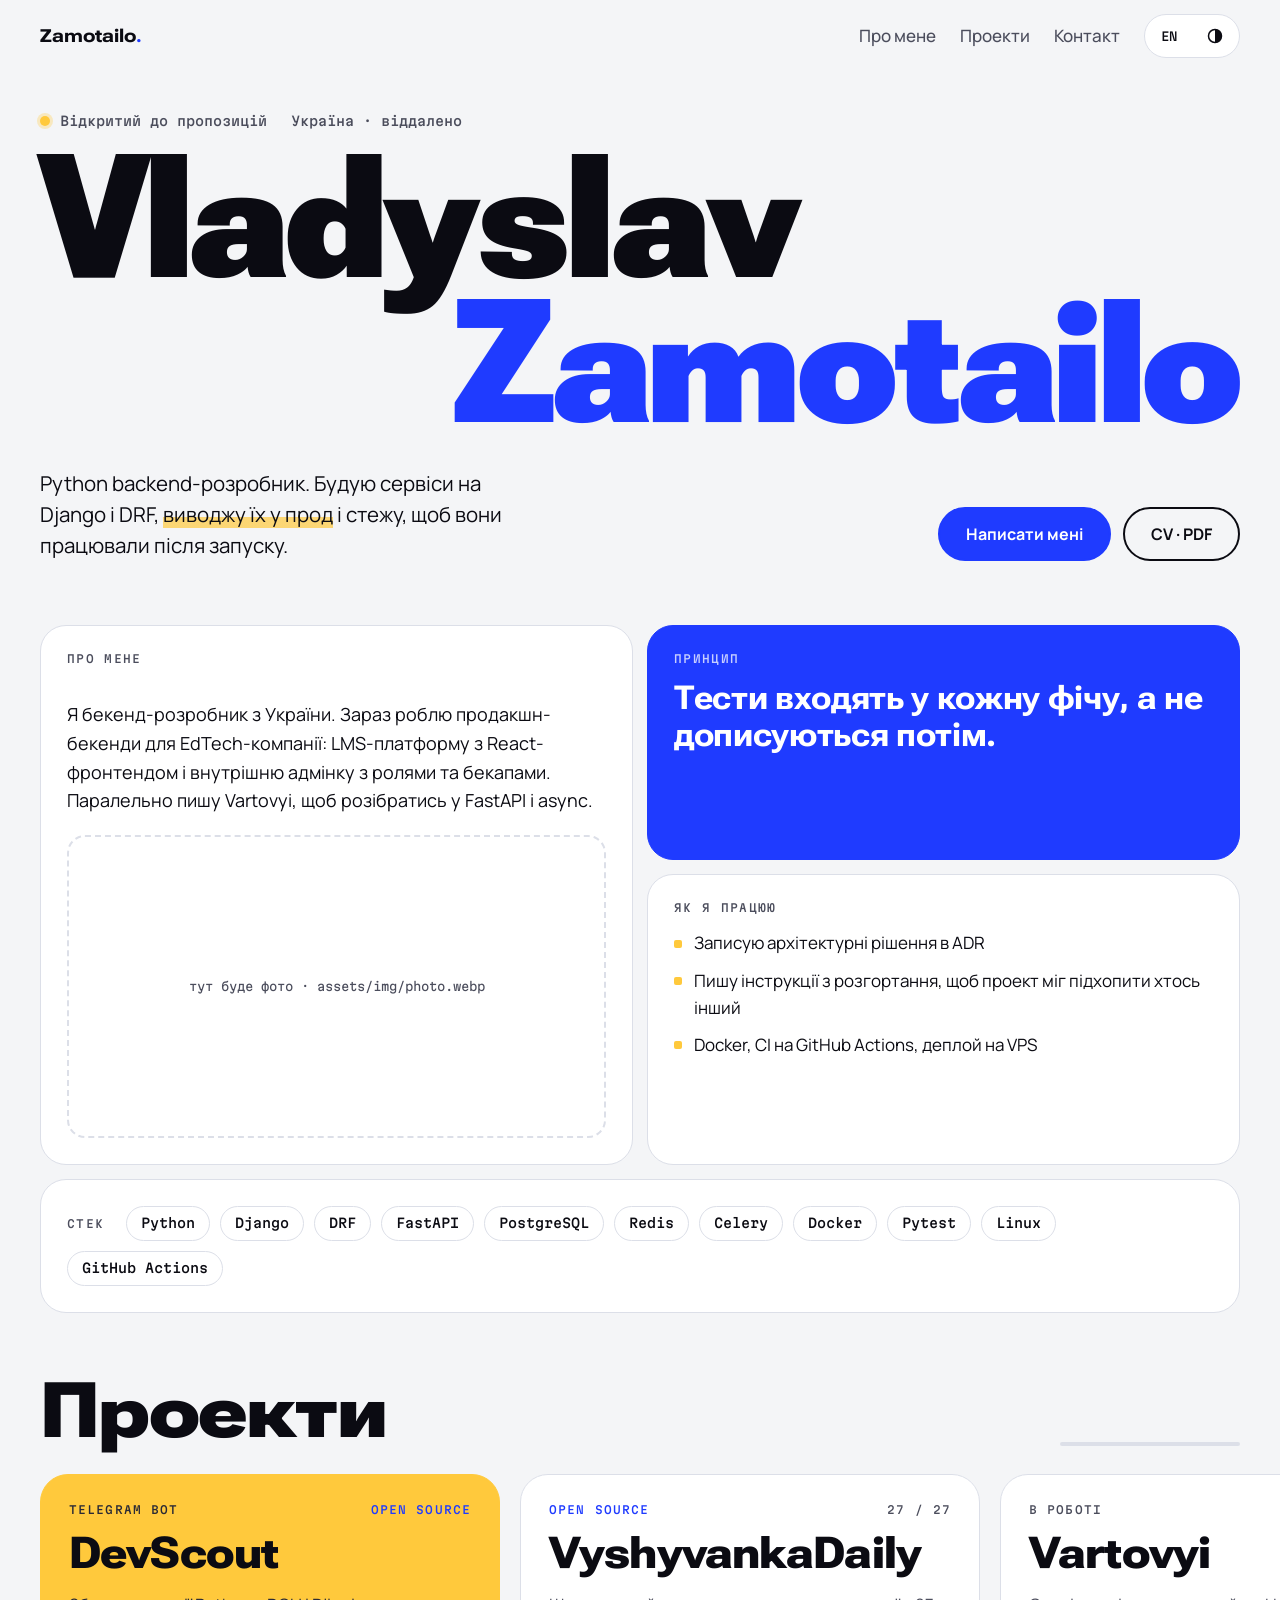
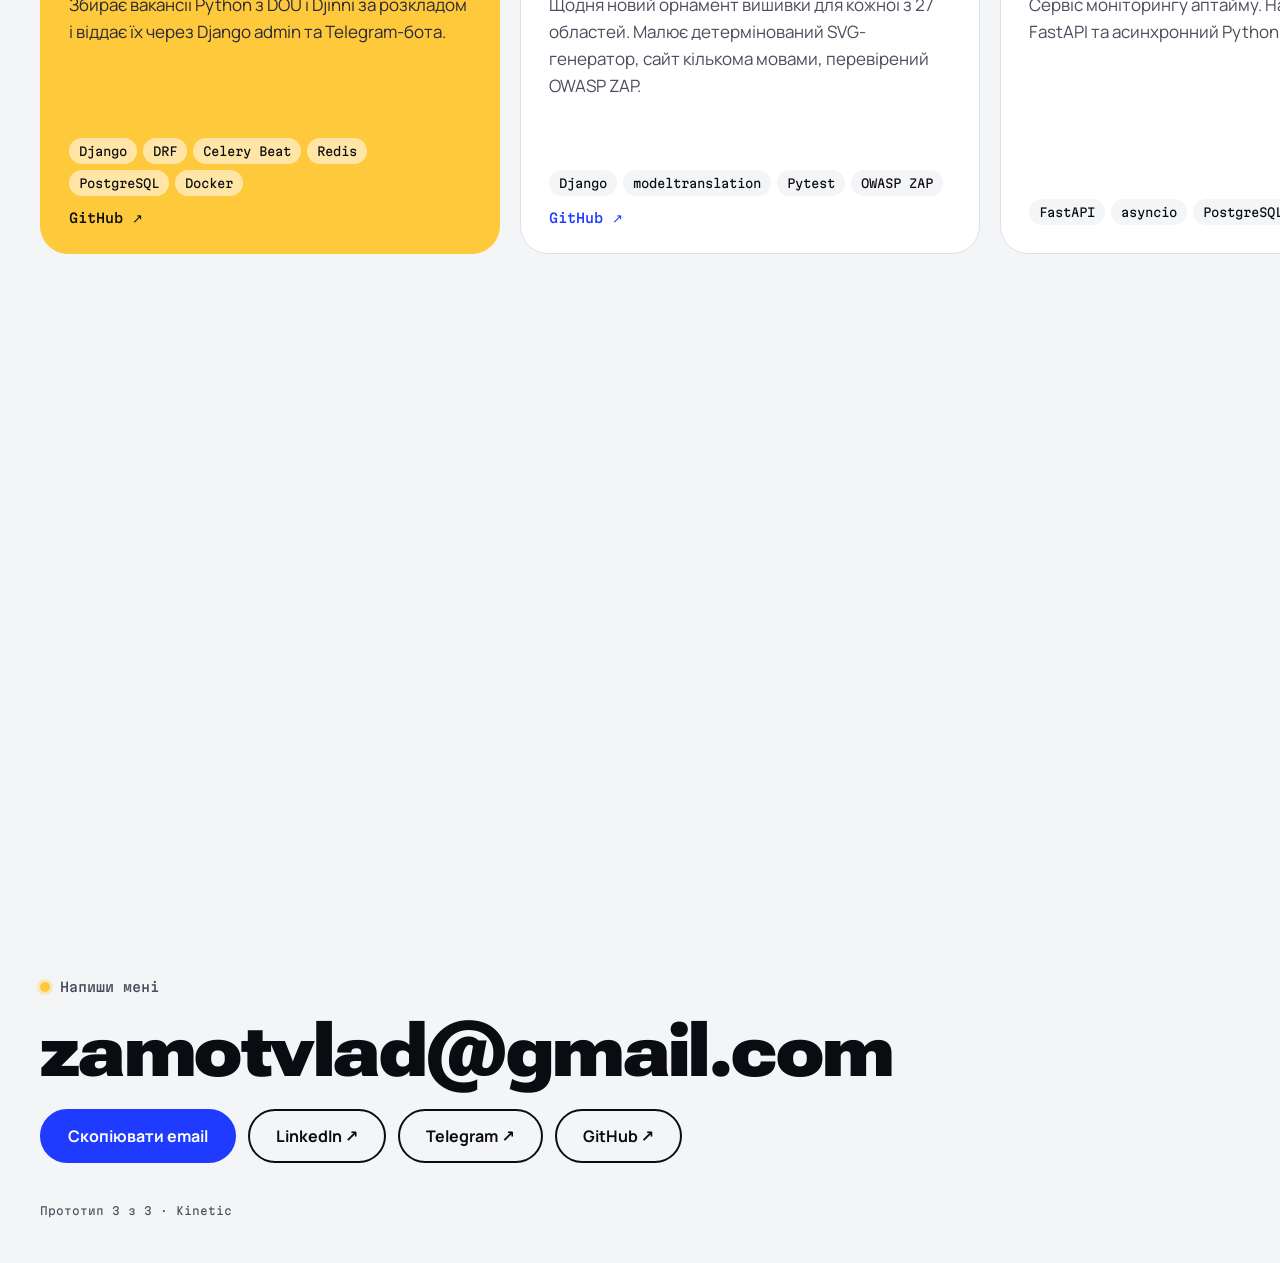
<file: previews/kinetic.html>
<!doctype html>
<html lang="uk">
<head>
<meta charset="utf-8">
<meta name="viewport" content="width=device-width, initial-scale=1, viewport-fit=cover">
<title>Zamotailo Kinetic</title>
<link rel="preconnect" href="https://fonts.googleapis.com">
<link rel="preconnect" href="https://fonts.gstatic.com" crossorigin>
<link rel="stylesheet" href="https://fonts.googleapis.com/css2?family=Roboto+Flex:opsz,wdth,wght@8..144,25..151,100..1000&family=Manrope:wght@400;500;700&family=Martian+Mono:wght@400;500&display=swap">
<style>
/* Layout: a giant variable-font name that bends toward the cursor, a bento grid about me, then projects that slide sideways as you scroll down. */
:root {
  --chalk: #f4f5f7;
  --paper: #ffffff;
  --ink: #0b0b12;
  --soft: #4b4d5c;
  --cobalt: #1f3bff;
  --sun: #ffc93c;
  --rule: #dcdfe8;
  --on-cobalt: #ffffff;
  --f-display: "Roboto Flex", "Arial", system-ui, sans-serif;
  --f-body: "Manrope", "Segoe UI", system-ui, sans-serif;
  --f-mono: "Martian Mono", ui-monospace, Menlo, monospace;
}
@media (prefers-color-scheme: dark) {
  :root:not([data-theme="light"]) {
    --chalk: #0b0b12; --paper: #15151f; --ink: #f4f5f7; --soft: #a9abbb; --cobalt: #5b73ff; --sun: #ffd25e;
    --rule: #272838; --on-cobalt: #0b0b12; color-scheme: dark;
  }
}
:root[data-theme="dark"] {
  --chalk: #0b0b12; --paper: #15151f; --ink: #f4f5f7; --soft: #a9abbb; --cobalt: #5b73ff; --sun: #ffd25e;
  --rule: #272838; --on-cobalt: #0b0b12; color-scheme: dark;
}
*, *::before, *::after { box-sizing: border-box; }
body { margin: 0; background: var(--chalk); color: var(--ink); font: 400 1.0625rem/1.6 var(--f-body); -webkit-font-smoothing: antialiased; overflow-x: clip; }
a { color: inherit; }
:focus-visible { outline: 3px solid var(--cobalt); outline-offset: 3px; border-radius: 4px; }
.wrap { max-width: 1320px; margin-inline: auto; padding-left: max(16px, env(safe-area-inset-left, 0px)); padding-right: max(16px, env(safe-area-inset-right, 0px)); }
@media (min-width: 720px) { .wrap { padding-left: max(40px, env(safe-area-inset-left, 0px)); padding-right: max(40px, env(safe-area-inset-right, 0px)); } }

body::before { content: ""; position: fixed; inset: 0 0 auto; height: env(safe-area-inset-top, 0px); z-index: 10; background: var(--chalk); }
.top { position: sticky; top: env(safe-area-inset-top, 0px); z-index: 5; background: color-mix(in srgb, var(--chalk) 85%, transparent); backdrop-filter: blur(10px); }
.top .wrap { display: flex; align-items: center; gap: 24px; padding-block: 14px; }
.logo { font: 800 1.125rem/1 var(--f-display); font-stretch: 140%; text-decoration: none; }
.logo b { color: var(--cobalt); }
.nav { display: flex; gap: 24px; margin-left: auto; }
.nav a { text-decoration: none; font-weight: 500; color: var(--soft); }
.nav a:hover { color: var(--cobalt); }
.tools { display: flex; gap: 6px; padding: 4px; border-radius: 999px; background: var(--paper); border: 1px solid var(--rule); }
.tbtn { font: 500 .75rem/1 var(--f-mono); color: var(--ink); background: transparent; border: 0; border-radius: 999px; padding: 9px 12px; min-height: 34px; cursor: pointer; }
.tbtn:hover { background: var(--cobalt); color: var(--on-cobalt); }
@media (max-width: 720px) { .nav { display: none; } .tools { margin-left: auto; } }

/* hero */
.hero { padding-block: 40px 24px; }
.hello { font: 500 .8125rem/1.4 var(--f-mono); color: var(--soft); display: flex; flex-wrap: wrap; gap: 8px 24px; margin: 0 0 16px; }
.hello span:first-child::before { content: ""; display: inline-block; width: 10px; height: 10px; border-radius: 50%; background: var(--sun); margin-right: 10px; box-shadow: 0 0 0 3px color-mix(in srgb, var(--sun) 30%, transparent); }
.name { margin: 0; font-family: var(--f-display); line-height: .84; letter-spacing: -.02em; font-size: clamp(3.5rem, 13.5vw, 13rem); user-select: none; }
.name .row { display: flex; flex-wrap: nowrap; white-space: nowrap; }
.name .row + .row { color: var(--cobalt); justify-content: flex-end; }
.name .ch { display: inline-block; font-variation-settings: "wght" var(--w, 800), "wdth" var(--s, 100), "opsz" 144; transition: font-variation-settings .35s cubic-bezier(.2,.8,.2,1); }
.under { display: grid; grid-template-columns: minmax(0, 1fr) auto; gap: 32px; align-items: end; margin-top: 32px; }
@media (max-width: 760px) { .under { grid-template-columns: minmax(0, 1fr); } }
.lede { font-size: clamp(1.125rem, 1.6vw, 1.375rem); line-height: 1.5; max-width: 40ch; margin: 0; text-wrap: pretty; }
.lede em { font-style: normal; background: linear-gradient(transparent 62%, color-mix(in srgb, var(--sun) 70%, transparent) 62%); }
.cta { display: flex; gap: 12px; flex-wrap: wrap; }
.btn { display: inline-flex; align-items: center; gap: 10px; min-height: 54px; padding: 0 26px; border-radius: 999px; font: 700 1rem/1 var(--f-body); text-decoration: none; border: 2px solid var(--ink); transition: transform .2s, background .2s, color .2s; }
.btn.primary { background: var(--cobalt); border-color: var(--cobalt); color: var(--on-cobalt); }
.btn:hover { transform: translateY(-2px); }
.btn:not(.primary):hover { background: var(--ink); color: var(--chalk); }

/* bento */
.bento { display: grid; grid-template-columns: repeat(6, minmax(0, 1fr)); gap: 14px; padding-block: 40px; }
.tile { background: var(--paper); border: 1px solid var(--rule); border-radius: 26px; padding: 26px; min-width: 0; }
.tile h3 { font: 500 .6875rem/1.3 var(--f-mono); text-transform: uppercase; letter-spacing: .12em; color: var(--soft); margin: 0 0 14px; }
.tile p { margin: 0; }
.t-about { grid-column: span 3; grid-row: span 2; display: flex; flex-direction: column; gap: 20px; }
.t-about p { font-size: 1.125rem; }
.photo { margin-top: auto; aspect-ratio: 16 / 9; max-width: 100%; border-radius: 18px; border: 2px dashed var(--rule); display: grid; place-items: center; color: var(--soft); font: 400 .75rem/1.4 var(--f-mono); text-align: center; padding: 12px; }
.t-big { grid-column: span 3; background: var(--cobalt); color: var(--on-cobalt); border-color: var(--cobalt); }
.t-big h3 { color: inherit; opacity: .75; }
.t-big .quote { font: 700 clamp(1.5rem, 2.6vw, 2.25rem)/1.1 var(--f-display); font-stretch: 115%; letter-spacing: -.01em; }
.t-way { grid-column: span 3; }
.t-way ul { margin: 0; padding: 0; list-style: none; display: grid; gap: 10px; }
.t-way li { display: flex; gap: 12px; }
.t-way li::before { content: ""; flex: 0 0 8px; height: 8px; margin-top: .6em; border-radius: 2px; background: var(--sun); }
.t-stack { grid-column: span 6; display: flex; flex-wrap: wrap; align-items: center; gap: 10px; }
.t-stack h3 { margin: 0 12px 0 0; }
.pill { font: 500 .8125rem/1 var(--f-mono); border: 1px solid var(--rule); border-radius: 999px; padding: 10px 14px; transition: background .2s, color .2s, border-color .2s; }
.pill:hover { background: var(--ink); color: var(--chalk); border-color: var(--ink); }
@media (max-width: 860px) { .t-about, .t-big, .t-way { grid-column: span 6; grid-row: auto; } }

/* horizontal projects */
.hscroll { position: relative; }
.hscroll .pin { position: sticky; top: calc(env(safe-area-inset-top, 0px) + 64px); overflow: hidden; padding-block: 24px 40px; }
.hscroll .head { display: flex; justify-content: space-between; align-items: end; gap: 16px; flex-wrap: wrap; margin-bottom: 28px; }
h2 { font: 800 clamp(2.5rem, 6vw, 5rem)/.9 var(--f-display); font-stretch: 125%; letter-spacing: -.02em; margin: 0; }
.progress { width: 180px; max-width: 40vw; height: 4px; border-radius: 4px; background: var(--rule); overflow: hidden; }
.progress i { display: block; height: 100%; width: 100%; background: var(--cobalt); transform-origin: left; transform: scaleX(var(--p, 0)); }
.rail { display: flex; gap: 20px; will-change: transform; }
.proj { flex: 0 0 min(80vw, 460px); min-width: 0; background: var(--paper); border: 1px solid var(--rule); border-radius: 28px; padding: 28px; display: flex; flex-direction: column; gap: 16px; min-height: 380px;
  transform: perspective(900px) rotateX(var(--rx, 0deg)) rotateY(var(--ry, 0deg)); transition: transform .25s ease, border-color .25s; }
.proj:hover { border-color: var(--cobalt); }
.proj .tagline { display: flex; justify-content: space-between; gap: 12px; font: 500 .6875rem/1.3 var(--f-mono); text-transform: uppercase; letter-spacing: .1em; color: var(--soft); }
.proj .tagline .live { color: var(--cobalt); }
.proj h3 { font: 800 clamp(2rem, 3.4vw, 2.75rem)/.95 var(--f-display); font-stretch: 120%; letter-spacing: -.02em; margin: 0; overflow-wrap: anywhere; }
.proj p { margin: 0; color: var(--soft); }
.proj .stack { margin-top: auto; display: flex; flex-wrap: wrap; gap: 6px; }
.proj .stack span { font: 400 .75rem/1 var(--f-mono); padding: 7px 10px; border-radius: 999px; background: var(--chalk); }
.proj a { font: 500 .8125rem/1 var(--f-mono); color: var(--cobalt); text-decoration: none; }
.proj a:hover { text-decoration: underline; }
.proj.accent { background: var(--sun); border-color: var(--sun); color: #0b0b12; }
.proj.accent p, .proj.accent .tagline { color: #2a2a35; }
.proj.accent a { color: #0b0b12; }
.proj.accent .stack span { background: rgba(255,255,255,.55); }

/* fallback: no pinning on small screens or reduced motion */
.hscroll.static { height: auto !important; }
.hscroll.static .pin { position: static; overflow: visible; }
.hscroll.static .rail { overflow-x: auto; scroll-snap-type: x mandatory; padding-bottom: 12px; transform: none !important; }
.hscroll.static .proj { scroll-snap-align: start; }

/* contact */
.contact { padding-block: 64px 32px; }
.contact .big { font: 800 clamp(1.5rem, 6vw, 5rem)/1 var(--f-display); font-stretch: 112%; letter-spacing: -.02em; margin: 0 0 20px; overflow-wrap: anywhere; }
.contact .row { display: flex; flex-wrap: wrap; gap: 12px; align-items: center; }
.note { font: 400 .6875rem/1.5 var(--f-mono); color: var(--soft); margin-top: 40px; }
@media (prefers-reduced-motion: reduce) { *, *::before, *::after { transition: none !important; animation: none !important; } }
</style>
</head>
<body>
<header class="top">
  <div class="wrap">
    <a class="logo" href="#top">Zamotailo<b>.</b></a>
    <nav class="nav" aria-label="Main">
      <a href="#about" data-i18n="navAbout">Про мене</a>
      <a href="#projects" data-i18n="navProjects">Проекти</a>
      <a href="#contact" data-i18n="navContact">Контакт</a>
    </nav>
    <div class="tools">
      <button class="tbtn" id="lang-btn" type="button" aria-label="Switch language">EN</button>
      <button class="tbtn" id="theme-btn" type="button" aria-label="Switch theme"><svg width="16" height="16" viewBox="0 0 16 16" aria-hidden="true" style="display:block"><circle cx="8" cy="8" r="6.5" fill="none" stroke="currentColor" stroke-width="1.5"/><path d="M8 1.5a6.5 6.5 0 0 1 0 13z" fill="currentColor"/></svg></button>
    </div>
  </div>
</header>

<main id="top">
  <div class="hero">
    <div class="wrap">
      <p class="hello"><span data-i18n="hello">Відкритий до пропозицій</span><span data-i18n="where">Україна · віддалено</span></p>
      <h1 class="name" id="name" aria-label="Vladyslav Zamotailo">
        <span class="row" aria-hidden="true">Vladyslav</span>
        <span class="row" aria-hidden="true">Zamotailo</span>
      </h1>
      <div class="under">
        <p class="lede" data-i18n-html="lede">Python backend-розробник. Будую сервіси на Django і DRF, <em>виводжу їх у прод</em> і стежу, щоб вони працювали після запуску.</p>
        <div class="cta">
          <a class="btn primary" href="#contact" data-i18n="ctaWrite">Написати мені</a>
          <a class="btn" href="#contact" data-i18n="ctaCv">CV · PDF</a>
        </div>
      </div>
    </div>
  </div>

  <div class="wrap">
    <div class="bento" id="about">
      <div class="tile t-about">
        <h3 data-i18n="aboutH">про мене</h3>
        <p data-i18n="about">Я бекенд-розробник з України. Зараз роблю продакшн-бекенди для EdTech-компанії: LMS-платформу з React-фронтендом і внутрішню адмінку з ролями та бекапами. Паралельно пишу Vartovyi, щоб розібратись у FastAPI і async.</p>
        <div class="photo" data-i18n="photo">тут буде фото · assets/img/photo.webp</div>
      </div>
      <div class="tile t-big">
        <h3 data-i18n="bigH">принцип</h3>
        <p class="quote" data-i18n="quote">Тести входять у кожну фічу, а не дописуються потім.</p>
      </div>
      <div class="tile t-way">
        <h3 data-i18n="wayH">як я працюю</h3>
        <ul>
          <li data-i18n="w1">Записую архітектурні рішення в ADR</li>
          <li data-i18n="w2">Пишу інструкції з розгортання, щоб проект міг підхопити хтось інший</li>
          <li data-i18n="w3">Docker, CI на GitHub Actions, деплой на VPS</li>
        </ul>
      </div>
      <div class="tile t-stack">
        <h3 data-i18n="stackH">стек</h3>
        <span class="pill">Python</span><span class="pill">Django</span><span class="pill">DRF</span><span class="pill">FastAPI</span>
        <span class="pill">PostgreSQL</span><span class="pill">Redis</span><span class="pill">Celery</span><span class="pill">Docker</span>
        <span class="pill">Pytest</span><span class="pill">Linux</span><span class="pill">GitHub Actions</span>
      </div>
    </div>
  </div>

  <section class="hscroll" id="projects">
    <div class="pin">
      <div class="wrap">
        <div class="head">
          <h2 data-i18n="projTitle">Проекти</h2>
          <div class="progress" aria-hidden="true"><i id="bar"></i></div>
        </div>
        <div class="rail" id="rail">
          <article class="proj accent">
            <div class="tagline"><span>Telegram bot</span><span class="live">open source</span></div>
            <h3>DevScout</h3>
            <p data-i18n="p1">Збирає вакансії Python з DOU і Djinni за розкладом і віддає їх через Django admin та Telegram-бота.</p>
            <div class="stack"><span>Django</span><span>DRF</span><span>Celery Beat</span><span>Redis</span><span>PostgreSQL</span><span>Docker</span></div>
            <a href="https://github.com/ZamotVlad/DevScout" target="_blank" rel="noopener">GitHub ↗</a>
          </article>
          <article class="proj">
            <div class="tagline"><span class="live">open source</span><span>27 / 27</span></div>
            <h3>Vyshyvanka­Daily</h3>
            <p data-i18n="p2">Щодня новий орнамент вишивки для кожної з 27 областей. Малює детермінований SVG-генератор, сайт кількома мовами, перевірений OWASP ZAP.</p>
            <div class="stack"><span>Django</span><span>modeltranslation</span><span>Pytest</span><span>OWASP ZAP</span></div>
            <a href="https://github.com/ZamotVlad/VyshyvankaDaily" target="_blank" rel="noopener">GitHub ↗</a>
          </article>
          <article class="proj">
            <div class="tagline"><span data-i18n="wip">в роботі</span><span>async</span></div>
            <h3>Vartovyi</h3>
            <p data-i18n="p3">Сервіс моніторингу аптайму. На ньому я вчу FastAPI та асинхронний Python.</p>
            <div class="stack"><span>FastAPI</span><span>asyncio</span><span>PostgreSQL</span></div>
          </article>
          <article class="proj">
            <div class="tagline"><span data-i18n="private">приватний код</span><span>prod</span></div>
            <h3>EdTech LMS</h3>
            <p data-i18n="p4">LMS з React-фронтендом і входом через Firebase, плюс адмінка з ролями доступу й автоматичними бекапами PostgreSQL. Покрито тестами, деплой у Docker на VPS.</p>
            <div class="stack"><span>Django</span><span>DRF</span><span>Firebase Auth</span><span>Docker</span><span>Pytest</span></div>
          </article>
        </div>
      </div>
    </div>
  </section>

  <section class="contact" id="contact">
    <div class="wrap">
      <p class="hello"><span data-i18n="contactK">Напиши мені</span></p>
      <p class="big" id="mail">zamotvlad@gmail.com</p>
      <div class="row">
        <button class="btn primary" id="copy" type="button" data-i18n="copy">Скопіювати email</button>
        <a class="btn" href="https://www.linkedin.com/in/vladyslav-zamotailo/" target="_blank" rel="noopener">LinkedIn ↗</a>
        <a class="btn" href="https://t.me/zamotvlad" target="_blank" rel="noopener">Telegram ↗</a>
        <a class="btn" href="https://github.com/ZamotVlad" target="_blank" rel="noopener">GitHub ↗</a>
      </div>
      <p class="note" data-i18n="note">Прототип 3 з 3 · Kinetic</p>
    </div>
  </section>
</main>

<script>
(() => {
  const dict = {
    uk: {
      navAbout: "Про мене", navProjects: "Проекти", navContact: "Контакт", hello: "Відкритий до пропозицій", where: "Україна · віддалено",
      lede: "Python backend-розробник. Будую сервіси на Django і DRF, <em>виводжу їх у прод</em> і стежу, щоб вони працювали після запуску.",
      ctaWrite: "Написати мені", ctaCv: "CV · PDF", aboutH: "про мене",
      about: "Я бекенд-розробник з України. Зараз роблю продакшн-бекенди для EdTech-компанії: LMS-платформу з React-фронтендом і внутрішню адмінку з ролями та бекапами. Паралельно пишу Vartovyi, щоб розібратись у FastAPI і async.",
      photo: "тут буде фото · assets/img/photo.webp", bigH: "принцип", quote: "Тести входять у кожну фічу, а не дописуються потім.",
      wayH: "як я працюю", w1: "Записую архітектурні рішення в ADR", w2: "Пишу інструкції з розгортання, щоб проект міг підхопити хтось інший", w3: "Docker, CI на GitHub Actions, деплой на VPS",
      stackH: "стек", projTitle: "Проекти",
      p1: "Збирає вакансії Python з DOU і Djinni за розкладом і віддає їх через Django admin та Telegram-бота.",
      p2: "Щодня новий орнамент вишивки для кожної з 27 областей. Малює детермінований SVG-генератор, сайт кількома мовами, перевірений OWASP ZAP.",
      p3: "Сервіс моніторингу аптайму. На ньому я вчу FastAPI та асинхронний Python.",
      p4: "LMS з React-фронтендом і входом через Firebase, плюс адмінка з ролями доступу й автоматичними бекапами PostgreSQL. Покрито тестами, деплой у Docker на VPS.",
      wip: "в роботі", private: "приватний код", contactK: "Напиши мені", copy: "Скопіювати email", copied: "Скопійовано", note: "Прототип 3 з 3 · Kinetic"
    },
    en: {
      navAbout: "About", navProjects: "Projects", navContact: "Contact", hello: "Open to offers", where: "Ukraine · remote",
      lede: "Python backend developer. I build Django and DRF services, <em>ship them to production</em> and keep them running after launch.",
      ctaWrite: "Write to me", ctaCv: "CV · PDF", aboutH: "about",
      about: "I'm a backend developer from Ukraine. Right now I build production backends for an EdTech company: an LMS platform with a React frontend and an internal admin with roles and backups. On the side I'm writing Vartovyi to get properly into FastAPI and async.",
      photo: "photo goes here · assets/img/photo.webp", bigH: "rule", quote: "Tests are part of every feature, not something added later.",
      wayH: "how I work", w1: "I record architecture decisions in ADRs", w2: "I write setup guides so someone else can pick the project up", w3: "Docker, CI on GitHub Actions, deploys to a VPS",
      stackH: "stack", projTitle: "Projects",
      p1: "Collects Python job listings from DOU and Djinni on a schedule and serves them through a Django admin and a Telegram bot.",
      p2: "A new embroidery ornament every day for each of Ukraine's 27 regions, drawn by a deterministic SVG generator. Multilingual, scanned with OWASP ZAP.",
      p3: "An uptime monitoring service. It's how I'm learning FastAPI and async Python.",
      p4: "An LMS with a React frontend and Firebase sign-in, plus an admin with role-based access and automated PostgreSQL backups. Covered with tests, deployed with Docker on a VPS.",
      wip: "in progress", private: "private code", contactK: "Get in touch", copy: "Copy email", copied: "Copied", note: "Prototype 3 of 3 · Kinetic"
    }
  };
  const root = document.documentElement;
  const store = { get(k) { try { return localStorage.getItem(k); } catch (e) { return null; } }, set(k, v) { try { localStorage.setItem(k, v); } catch (e) {} } };
  let lang = store.get("vz-lang") || "uk";
  const t = k => dict[lang][k] || k;
  function applyLang() {
    root.lang = lang;
    document.querySelectorAll("[data-i18n]").forEach(el => el.textContent = t(el.dataset.i18n));
    document.querySelectorAll("[data-i18n-html]").forEach(el => el.innerHTML = t(el.dataset.i18nHtml));
    document.getElementById("lang-btn").textContent = lang === "uk" ? "EN" : "UA";
  }
  document.getElementById("lang-btn").addEventListener("click", () => { lang = lang === "uk" ? "en" : "uk"; store.set("vz-lang", lang); applyLang(); });
  const saved = store.get("vz-theme"); if (saved) root.dataset.theme = saved;
  document.getElementById("theme-btn").addEventListener("click", () => {
    const cur = root.dataset.theme || (matchMedia("(prefers-color-scheme: dark)").matches ? "dark" : "light");
    root.dataset.theme = cur === "dark" ? "light" : "dark"; store.set("vz-theme", root.dataset.theme);
  });
  applyLang();

  const copyBtn = document.getElementById("copy");
  copyBtn.addEventListener("click", () => {
    const done = () => { copyBtn.textContent = t("copied"); setTimeout(() => copyBtn.textContent = t("copy"), 1600); };
    const sel = () => { const r = document.createRange(); r.selectNodeContents(document.getElementById("mail")); const s = getSelection(); s.removeAllRanges(); s.addRange(r); };
    if (navigator.clipboard) navigator.clipboard.writeText(document.getElementById("mail").textContent).then(done, sel); else sel();
  });

  const reduce = matchMedia("(prefers-reduced-motion: reduce)").matches;
  const fine = matchMedia("(pointer: fine)").matches;

  // split the name into letters that react to the cursor
  const rows = [...document.querySelectorAll("#name .row")];
  rows.forEach(r => { r.innerHTML = [...r.textContent].map(c => `<span class="ch">${c}</span>`).join(""); });
  const chars = [...document.querySelectorAll("#name .ch")];
  function bend(px, py) {
    chars.forEach(c => {
      const b = c.getBoundingClientRect(), dx = (b.left + b.width / 2) - px, dy = (b.top + b.height / 2) - py;
      const d = Math.min(1, Math.hypot(dx, dy * 1.4) / 420);
      c.style.setProperty("--w", Math.round(1000 - d * 820));
      c.style.setProperty("--s", Math.round(125 - d * 60));
    });
  }
  function rest() { chars.forEach(c => { c.style.removeProperty("--w"); c.style.removeProperty("--s"); }); }
  if (!reduce && fine) {
    let raf; const name = document.getElementById("name");
    addEventListener("pointermove", e => { cancelAnimationFrame(raf); raf = requestAnimationFrame(() => {
      const b = name.getBoundingClientRect();
      if (e.clientY < b.top - 160 || e.clientY > b.bottom + 160) rest(); else bend(e.clientX, e.clientY);
    }); }, { passive: true });
  } else if (!reduce) {
    // touch screens: a slow wave runs through the letters instead
    let t0 = performance.now();
    const wave = now => { const ph = (now - t0) / 900; chars.forEach((c, i) => { const v = (Math.sin(ph - i * .45) + 1) / 2; c.style.setProperty("--w", Math.round(250 + v * 750)); c.style.setProperty("--s", Math.round(62 + v * 46)); }); requestAnimationFrame(wave); };
    requestAnimationFrame(wave);
  }

  // horizontal scroll for projects
  const sec = document.getElementById("projects"), rail = document.getElementById("rail"), bar = document.getElementById("bar");
  const pin = sec.querySelector(".pin");
  function layout() {
    const wide = innerWidth > 760 && !reduce;
    sec.classList.toggle("static", !wide);
    if (!wide) { sec.style.height = ""; return; }
    const dist = Math.max(0, rail.scrollWidth - rail.parentElement.clientWidth);
    sec.style.height = (pin.offsetHeight + dist) + "px";
    sec.dataset.dist = dist; onScroll();
  }
  function onScroll() {
    if (sec.classList.contains("static")) return;
    const dist = +sec.dataset.dist, top = sec.getBoundingClientRect().top - pin.offsetTop;
    const p = Math.min(1, Math.max(0, -sec.getBoundingClientRect().top / Math.max(1, dist)));
    rail.style.transform = `translateX(${-p * dist}px)`; bar.style.setProperty("--p", p.toFixed(3));
  }
  addEventListener("scroll", onScroll, { passive: true });
  addEventListener("resize", layout);
  document.fonts ? document.fonts.ready.then(layout) : layout();
  layout();

  // 3D tilt on cards
  if (!reduce && fine) document.querySelectorAll(".proj").forEach(card => {
    card.addEventListener("pointermove", e => { const b = card.getBoundingClientRect(); const x = (e.clientX - b.left) / b.width - .5, y = (e.clientY - b.top) / b.height - .5;
      card.style.setProperty("--ry", (x * 8).toFixed(2) + "deg"); card.style.setProperty("--rx", (-y * 8).toFixed(2) + "deg"); });
    card.addEventListener("pointerleave", () => { card.style.removeProperty("--ry"); card.style.removeProperty("--rx"); });
  });
})();
</script>
</body>
</html>
</file>
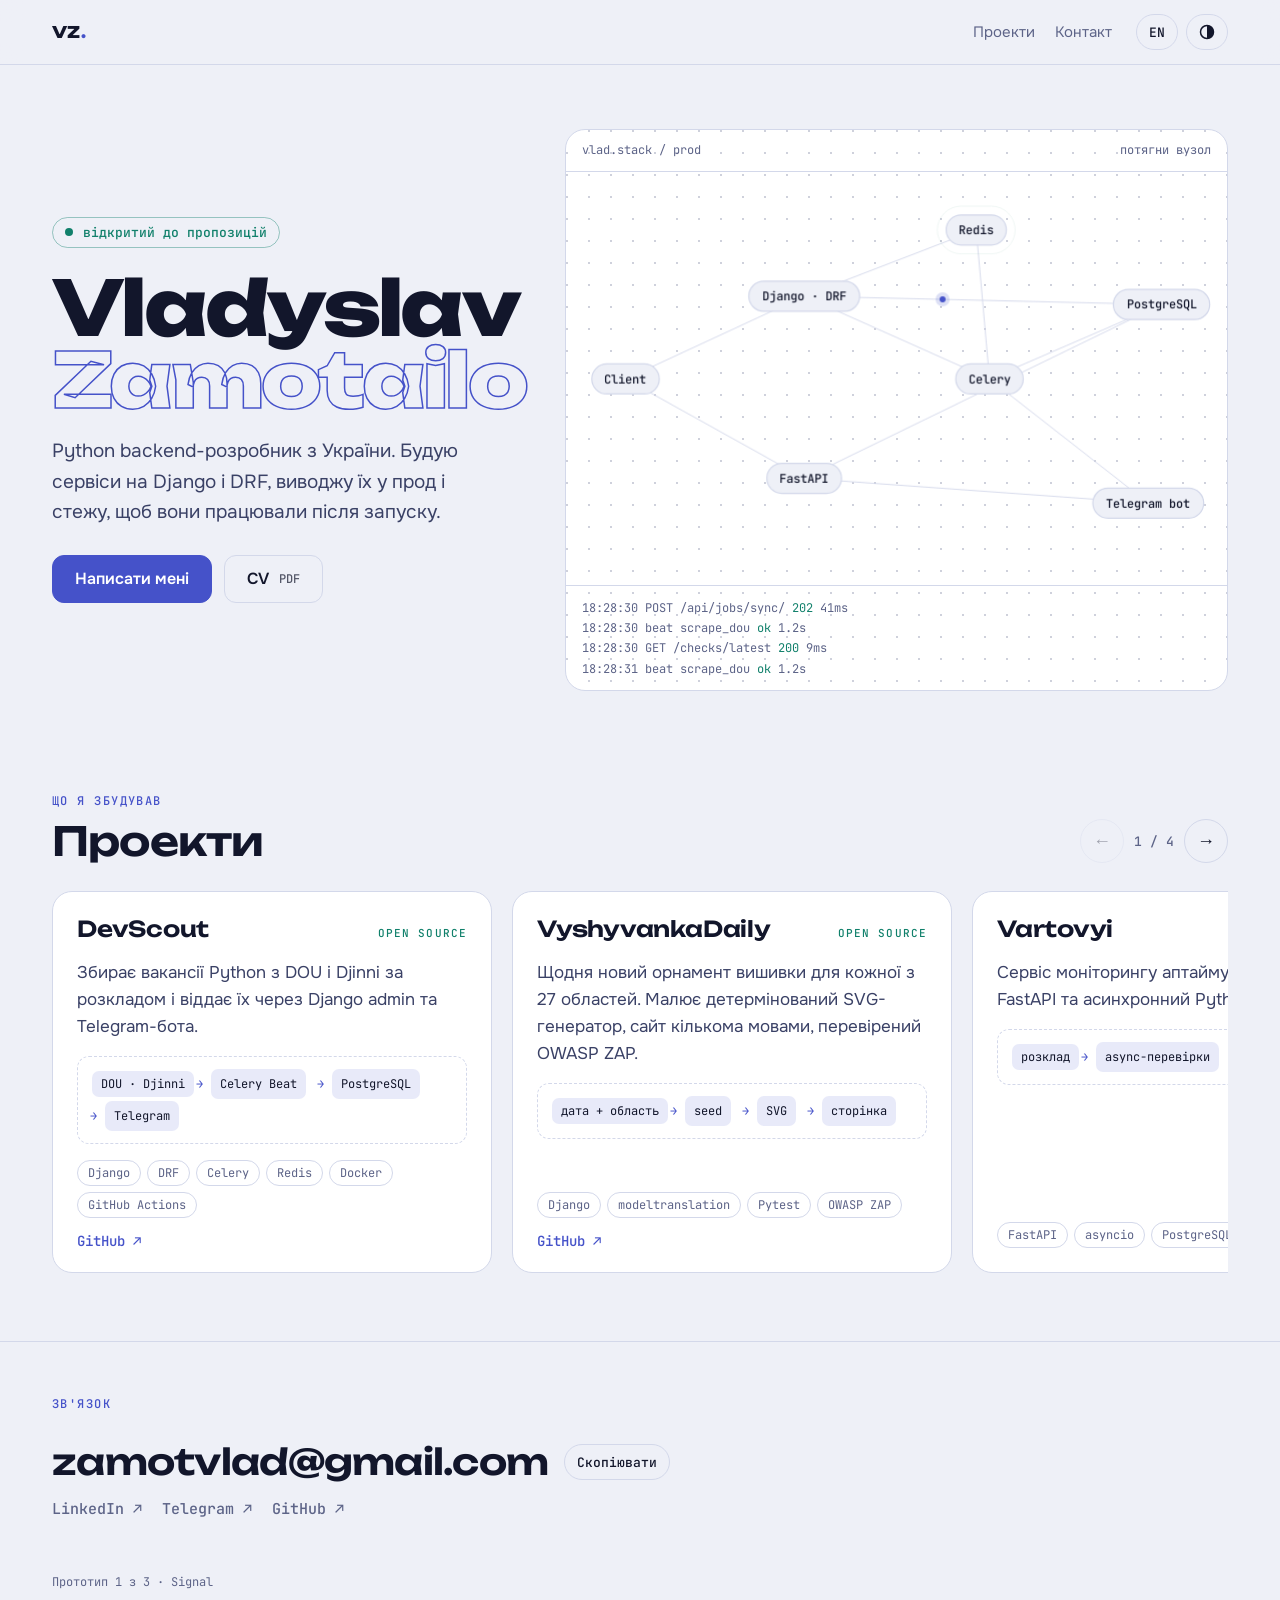
<file: previews/signal.html>
<!doctype html>
<html lang="uk">
<head>
<meta charset="utf-8">
<meta name="viewport" content="width=device-width, initial-scale=1, viewport-fit=cover">
<title>Zamotailo Signal</title>
<link rel="preconnect" href="https://fonts.googleapis.com">
<link rel="preconnect" href="https://fonts.gstatic.com" crossorigin>
<link rel="stylesheet" href="https://fonts.googleapis.com/css2?family=Unbounded:wght@400;600;800&family=Onest:wght@400;500;600&family=JetBrains+Mono:wght@400;500&display=swap">
<style>
/* Layout: split hero (identity left, live architecture graph right), then a snap slider of projects, then contact. Dark-first. */
:root {
  --night: #101426;
  --panel: #171c33;
  --line: #2a3156;
  --fog: #c9cee0;
  --muted: #8d94b4;
  --text: #eef0f7;
  --accent: #9aa8ff;
  --ok: #7ce0c3;
  --accent-ink: #101426;
  --glow: rgba(154, 168, 255, .35);
  --f-display: "Unbounded", "Arial Black", system-ui, sans-serif;
  --f-body: "Onest", "Segoe UI", system-ui, sans-serif;
  --f-mono: "JetBrains Mono", ui-monospace, "SFMono-Regular", Menlo, monospace;
  color-scheme: dark;
}
@media (prefers-color-scheme: light) {
  :root:not([data-theme="dark"]) {
    --night: #eef0f7; --panel: #ffffff; --line: #d3d8ea; --fog: #3a4166; --muted: #5d6488;
    --text: #12162b; --accent: #4552c9; --ok: #11806b; --accent-ink: #ffffff; --glow: rgba(69, 82, 201, .22);
    color-scheme: light;
  }
}
:root[data-theme="light"] {
  --night: #eef0f7; --panel: #ffffff; --line: #d3d8ea; --fog: #3a4166; --muted: #5d6488;
  --text: #12162b; --accent: #4552c9; --ok: #11806b; --accent-ink: #ffffff; --glow: rgba(69, 82, 201, .22);
  color-scheme: light;
}

*, *::before, *::after { box-sizing: border-box; }
html { scroll-behavior: smooth; }
body {
  margin: 0;
  background: var(--night);
  color: var(--text);
  font: 400 1.0625rem/1.6 var(--f-body);
  -webkit-font-smoothing: antialiased;
}
a { color: inherit; }
:focus-visible { outline: 2px solid var(--accent); outline-offset: 3px; border-radius: 6px; }

.wrap {
  max-width: 1240px;
  margin-inline: auto;
  padding-left: max(16px, env(safe-area-inset-left, 0px));
  padding-right: max(16px, env(safe-area-inset-right, 0px));
}
@media (min-width: 720px) { .wrap { padding-left: max(32px, env(safe-area-inset-left, 0px)); padding-right: max(32px, env(safe-area-inset-right, 0px)); } }

/* header */
body::before { content: ""; position: fixed; inset: 0 0 auto; height: env(safe-area-inset-top, 0px); z-index: 10; background: var(--night); }
.top {
  position: sticky; top: env(safe-area-inset-top, 0px); z-index: 5;
  background: color-mix(in srgb, var(--night) 82%, transparent);
  backdrop-filter: blur(12px);
  border-bottom: 1px solid var(--line);
}
.top .wrap { display: flex; align-items: center; gap: 24px; padding-block: 14px; }
.logo { font: 800 1rem/1 var(--f-display); text-decoration: none; letter-spacing: .02em; }
.logo span { color: var(--accent); }
.nav { display: flex; gap: 20px; margin-left: auto; }
.nav a { text-decoration: none; color: var(--muted); font-size: .9375rem; }
.nav a:hover { color: var(--text); }
.tools { display: flex; gap: 8px; }
.chip-btn {
  font: 500 .8125rem/1 var(--f-mono);
  color: var(--text); background: transparent;
  border: 1px solid var(--line); border-radius: 999px;
  padding: 8px 12px; cursor: pointer; min-height: 36px;
}
.chip-btn:hover { border-color: var(--accent); }
@media (max-width: 760px) { .nav { display: none; } .tools { margin-left: auto; } }

/* hero */
.hero .wrap {
  display: grid; gap: 40px; align-items: center;
  grid-template-columns: minmax(0, 5fr) minmax(0, 7fr);
  padding-block: 64px 48px;
}
@media (max-width: 960px) { .hero .wrap { grid-template-columns: minmax(0, 1fr); padding-block: 40px 32px; } }
.status {
  display: inline-flex; align-items: center; gap: 10px;
  font: 500 .8125rem/1 var(--f-mono); color: var(--ok);
  padding: 8px 12px; border: 1px solid color-mix(in srgb, var(--ok) 40%, transparent); border-radius: 999px;
}
.status i { width: 8px; height: 8px; border-radius: 50%; background: var(--ok); box-shadow: 0 0 0 0 var(--ok); animation: ping 2.4s infinite; }
@keyframes ping { 0% { box-shadow: 0 0 0 0 color-mix(in srgb, var(--ok) 60%, transparent); } 80%, 100% { box-shadow: 0 0 0 10px transparent; } }
h1 {
  font: 800 clamp(2.5rem, 6vw, 4.75rem)/.95 var(--f-display);
  letter-spacing: -.035em; margin: 24px 0 20px; text-wrap: balance;
}
h1 .last { display: block; color: transparent; -webkit-text-stroke: 1.5px var(--accent); }
.lede { font-size: 1.1875rem; color: var(--fog); max-width: 34ch; margin: 0 0 28px; text-wrap: pretty; }
.cta { display: flex; flex-wrap: wrap; gap: 12px; }
.btn {
  display: inline-flex; align-items: center; gap: 10px;
  font: 600 1rem/1 var(--f-body); text-decoration: none;
  padding: 15px 22px; border-radius: 12px; border: 1px solid var(--line); min-height: 48px;
  transition: transform .2s ease, background .2s ease;
}
.btn.primary { background: var(--accent); color: var(--accent-ink); border-color: var(--accent); }
.btn:hover { transform: translateY(-2px); }
.btn .k { font: 500 .75rem/1 var(--f-mono); opacity: .7; }

/* graph */
.graph {
  position: relative; border: 1px solid var(--line); border-radius: 20px;
  background:
    radial-gradient(circle at 1px 1px, color-mix(in srgb, var(--muted) 30%, transparent) 1px, transparent 0) 0 0 / 22px 22px,
    var(--panel);
  overflow: hidden; min-width: 0;
}
.graph-head {
  display: flex; justify-content: space-between; gap: 12px;
  padding: 12px 16px; border-bottom: 1px solid var(--line);
  font: 400 .75rem/1.4 var(--f-mono); color: var(--muted);
}
canvas { display: block; width: 100%; aspect-ratio: 16 / 10; touch-action: none; cursor: grab; }
canvas.dragging { cursor: grabbing; }
@media (max-width: 560px) { canvas { aspect-ratio: 4 / 5; } }
.tip {
  position: absolute; pointer-events: none; max-width: 240px;
  background: var(--night); color: var(--text); border: 1px solid var(--accent);
  border-radius: 10px; padding: 10px 12px; font-size: .875rem; line-height: 1.45;
  box-shadow: 0 10px 30px var(--glow);
}
.tip b { display: block; font: 500 .75rem/1.2 var(--f-mono); color: var(--accent); margin-bottom: 4px; }
.log {
  margin: 0; padding: 12px 16px; list-style: none; border-top: 1px solid var(--line);
  font: 400 .75rem/1.7 var(--f-mono); color: var(--muted); height: calc(1.7em * 4 + 24px); overflow: hidden;
  font-variant-numeric: tabular-nums;
}
.log li { white-space: nowrap; overflow: hidden; text-overflow: ellipsis; animation: in .4s ease; }
.log .c { color: var(--ok); }
@keyframes in { from { opacity: 0; transform: translateY(6px); } }

/* projects */
section { padding-block: 56px; }
.sec-head { display: flex; align-items: end; justify-content: space-between; gap: 20px; flex-wrap: wrap; margin-bottom: 28px; }
h2 { font: 600 clamp(1.75rem, 3.4vw, 2.5rem)/1.1 var(--f-display); letter-spacing: -.02em; margin: 0; text-wrap: balance; }
.eyebrow { font: 500 .75rem/1 var(--f-mono); text-transform: uppercase; letter-spacing: .12em; color: var(--accent); margin: 0 0 12px; }
.slider-ctl { display: flex; align-items: center; gap: 10px; font: 500 .8125rem/1 var(--f-mono); color: var(--muted); font-variant-numeric: tabular-nums; }
.round {
  width: 44px; height: 44px; border-radius: 50%; border: 1px solid var(--line);
  background: transparent; color: var(--text); font-size: 1.125rem; cursor: pointer;
}
.round:hover:not(:disabled) { border-color: var(--accent); color: var(--accent); }
.round:disabled { opacity: .35; cursor: default; }
.track {
  display: grid; grid-auto-flow: column; grid-auto-columns: min(86%, 440px); gap: 20px;
  overflow-x: auto; scroll-snap-type: x mandatory; scroll-padding-inline: 2px;
  padding-bottom: 12px; scrollbar-width: thin; scrollbar-color: var(--line) transparent;
}
.card {
  scroll-snap-align: start; min-width: 0;
  display: flex; flex-direction: column; gap: 16px;
  background: var(--panel); border: 1px solid var(--line); border-radius: 20px; padding: 24px;
  transition: border-color .25s ease;
}
.card:hover { border-color: var(--accent); }
.card-top { display: flex; justify-content: space-between; align-items: baseline; gap: 12px; }
.card h3 { font: 600 1.375rem/1.2 var(--f-display); margin: 0; letter-spacing: -.01em; }
.tag { font: 500 .6875rem/1 var(--f-mono); text-transform: uppercase; letter-spacing: .1em; color: var(--muted); white-space: nowrap; }
.tag.live { color: var(--ok); }
.card p { margin: 0; color: var(--fog); }
.flow { list-style: none; margin: 0; padding: 14px; display: flex; flex-wrap: wrap; gap: 6px 4px; align-items: center;
  border: 1px dashed var(--line); border-radius: 12px; font: 400 .75rem/1 var(--f-mono); }
.flow li { padding: 7px 9px; border-radius: 7px; background: color-mix(in srgb, var(--accent) 12%, transparent); color: var(--text); }
.flow li + li::before { content: "→"; color: var(--accent); margin-right: 8px; margin-left: -2px; }
.flow li + li { background: none; padding-left: 0; }
.flow li + li span { padding: 7px 9px; border-radius: 7px; background: color-mix(in srgb, var(--accent) 12%, transparent); }
.stack { display: flex; flex-wrap: wrap; gap: 6px; margin-top: auto; }
.stack span { font: 400 .75rem/1 var(--f-mono); color: var(--muted); border: 1px solid var(--line); border-radius: 999px; padding: 6px 10px; }
.card a.more { font: 500 .875rem/1 var(--f-mono); color: var(--accent); text-decoration: none; }
.card a.more:hover { text-decoration: underline; }

/* contact */
.contact { border-top: 1px solid var(--line); }
.contact .wrap { display: grid; gap: 20px; }
.mail { display: flex; flex-wrap: wrap; align-items: center; gap: 16px; }
.mail strong { font: 600 clamp(1.25rem, 4vw, 2.25rem)/1.1 var(--f-display); letter-spacing: -.02em; overflow-wrap: anywhere; }
.links { display: flex; gap: 20px; flex-wrap: wrap; font: 500 .9375rem/1 var(--f-mono); }
.links a { color: var(--muted); text-decoration: none; }
.links a:hover { color: var(--accent); }
.note { font: 400 .75rem/1.5 var(--f-mono); color: var(--muted); padding-block: 24px 40px; }

@media (prefers-reduced-motion: reduce) {
  *, *::before, *::after { animation: none !important; transition: none !important; scroll-behavior: auto !important; }
}
</style>
</head>
<body>
<header class="top">
  <div class="wrap">
    <a class="logo" href="#top">VZ<span>.</span></a>
    <nav class="nav" aria-label="Main">
      <a href="#projects" data-i18n="navProjects">Проекти</a>
      <a href="#contact" data-i18n="navContact">Контакт</a>
    </nav>
    <div class="tools">
      <button class="chip-btn" id="lang-btn" type="button" aria-label="Switch language">EN</button>
      <button class="chip-btn" id="theme-btn" type="button" aria-label="Switch theme"><svg width="16" height="16" viewBox="0 0 16 16" aria-hidden="true" style="display:block"><circle cx="8" cy="8" r="6.5" fill="none" stroke="currentColor" stroke-width="1.5"/><path d="M8 1.5a6.5 6.5 0 0 1 0 13z" fill="currentColor"/></svg></button>
    </div>
  </div>
</header>

<main id="top">
  <div class="hero">
    <div class="wrap">
      <div>
        <span class="status"><i aria-hidden="true"></i><span data-i18n="status">відкритий до пропозицій</span></span>
        <h1>Vladyslav <span class="last">Zamotailo</span></h1>
        <p class="lede" data-i18n="lede">Python backend-розробник з України. Будую сервіси на Django і DRF, виводжу їх у прод і стежу, щоб вони працювали після запуску.</p>
        <div class="cta">
          <a class="btn primary" href="#contact" data-i18n="ctaWrite">Написати мені</a>
          <a class="btn" href="#contact"><span data-i18n="ctaCv">CV</span> <span class="k">PDF</span></a>
        </div>
      </div>
      <figure class="graph" style="margin:0">
        <div class="graph-head"><span>vlad.stack / prod</span><span data-i18n="drag">потягни вузол</span></div>
        <canvas id="net" aria-label="Interactive diagram of the backend stack: client, Django and DRF, FastAPI, Celery, Redis, PostgreSQL, Telegram bot"></canvas>
        <div class="tip" id="tip" hidden></div>
        <ol class="log" id="log" aria-hidden="true"></ol>
      </figure>
    </div>
  </div>

  <section id="projects">
    <div class="wrap">
      <div class="sec-head">
        <div>
          <p class="eyebrow" data-i18n="projEyebrow">що я збудував</p>
          <h2 data-i18n="projTitle">Проекти</h2>
        </div>
        <div class="slider-ctl">
          <button class="round" id="prev" type="button" aria-label="Previous project">←</button>
          <span id="count">1 / 4</span>
          <button class="round" id="next" type="button" aria-label="Next project">→</button>
        </div>
      </div>
      <div class="track" id="track" tabindex="0" aria-label="Projects">
        <article class="card">
          <div class="card-top"><h3>DevScout</h3><span class="tag live">open source</span></div>
          <p data-i18n="p1">Збирає вакансії Python з DOU і Djinni за розкладом і віддає їх через Django admin та Telegram-бота.</p>
          <ol class="flow"><li>DOU · Djinni</li><li><span>Celery Beat</span></li><li><span>PostgreSQL</span></li><li><span>Telegram</span></li></ol>
          <div class="stack"><span>Django</span><span>DRF</span><span>Celery</span><span>Redis</span><span>Docker</span><span>GitHub Actions</span></div>
          <a class="more" href="https://github.com/ZamotVlad/DevScout" target="_blank" rel="noopener">GitHub ↗</a>
        </article>
        <article class="card">
          <div class="card-top"><h3>VyshyvankaDaily</h3><span class="tag live">open source</span></div>
          <p data-i18n="p2">Щодня новий орнамент вишивки для кожної з 27 областей. Малює детермінований SVG-генератор, сайт кількома мовами, перевірений OWASP ZAP.</p>
          <ol class="flow"><li data-i18n="f2a">дата + область</li><li><span>seed</span></li><li><span>SVG</span></li><li><span data-i18n="f2b">сторінка</span></li></ol>
          <div class="stack"><span>Django</span><span>modeltranslation</span><span>Pytest</span><span>OWASP ZAP</span></div>
          <a class="more" href="https://github.com/ZamotVlad/VyshyvankaDaily" target="_blank" rel="noopener">GitHub ↗</a>
        </article>
        <article class="card">
          <div class="card-top"><h3>Vartovyi</h3><span class="tag" data-i18n="wip">в роботі</span></div>
          <p data-i18n="p3">Сервіс моніторингу аптайму. На ньому я вчу FastAPI та асинхронний Python.</p>
          <ol class="flow"><li data-i18n="f3a">розклад</li><li><span data-i18n="f3b">async-перевірки</span></li><li><span data-i18n="f3c">алерт</span></li></ol>
          <div class="stack"><span>FastAPI</span><span>asyncio</span><span>PostgreSQL</span></div>
        </article>
        <article class="card">
          <div class="card-top"><h3 data-i18n="p4t">EdTech LMS</h3><span class="tag" data-i18n="private">приватний код</span></div>
          <p data-i18n="p4">LMS з фронтендом на React і входом через Firebase, плюс внутрішня адмінка з ролями доступу й автоматичними бекапами PostgreSQL. Покрито тестами, деплой у Docker на VPS.</p>
          <ol class="flow"><li>React</li><li><span>DRF API</span></li><li><span>PostgreSQL</span></li><li><span data-i18n="f4">бекап</span></li></ol>
          <div class="stack"><span>Django</span><span>DRF</span><span>Firebase Auth</span><span>Docker</span><span>Pytest</span></div>
        </article>
      </div>
    </div>
  </section>

  <section class="contact" id="contact">
    <div class="wrap">
      <p class="eyebrow" data-i18n="contactEyebrow">зв'язок</p>
      <div class="mail">
        <strong id="mail">zamotvlad@gmail.com</strong>
        <button class="chip-btn" id="copy" type="button" data-i18n="copy">Скопіювати</button>
      </div>
      <div class="links">
        <a href="https://www.linkedin.com/in/vladyslav-zamotailo/" target="_blank" rel="noopener">LinkedIn ↗</a>
        <a href="https://t.me/zamotvlad" target="_blank" rel="noopener">Telegram ↗</a>
        <a href="https://github.com/ZamotVlad" target="_blank" rel="noopener">GitHub ↗</a>
      </div>
      <p class="note" data-i18n="note">Прототип 1 з 3 · Signal</p>
    </div>
  </section>
</main>

<script>
(() => {
  const dict = {
    uk: {
      navProjects: "Проекти", navContact: "Контакт", status: "відкритий до пропозицій",
      lede: "Python backend-розробник з України. Будую сервіси на Django і DRF, виводжу їх у прод і стежу, щоб вони працювали після запуску.",
      ctaWrite: "Написати мені", ctaCv: "CV", drag: "потягни вузол",
      projEyebrow: "що я збудував", projTitle: "Проекти",
      p1: "Збирає вакансії Python з DOU і Djinni за розкладом і віддає їх через Django admin та Telegram-бота.",
      p2: "Щодня новий орнамент вишивки для кожної з 27 областей. Малює детермінований SVG-генератор, сайт кількома мовами, перевірений OWASP ZAP.",
      p3: "Сервіс моніторингу аптайму. На ньому я вчу FastAPI та асинхронний Python.",
      p4t: "EdTech LMS", p4: "LMS з фронтендом на React і входом через Firebase, плюс внутрішня адмінка з ролями доступу й автоматичними бекапами PostgreSQL. Покрито тестами, деплой у Docker на VPS.",
      f2a: "дата + область", f2b: "сторінка", f3a: "розклад", f3b: "async-перевірки", f3c: "алерт", f4: "бекап",
      wip: "в роботі", private: "приватний код", contactEyebrow: "зв'язок", copy: "Скопіювати", copied: "Скопійовано",
      note: "Прототип 1 з 3 · Signal"
    },
    en: {
      navProjects: "Projects", navContact: "Contact", status: "open to offers",
      lede: "Python backend developer from Ukraine. I build Django and DRF services, ship them to production and keep them running after launch.",
      ctaWrite: "Write to me", ctaCv: "CV", drag: "drag a node",
      projEyebrow: "what I've built", projTitle: "Projects",
      p1: "Collects Python job listings from DOU and Djinni on a schedule and serves them through a Django admin and a Telegram bot.",
      p2: "A new embroidery ornament every day for each of Ukraine's 27 regions, drawn by a deterministic SVG generator. Multilingual, scanned with OWASP ZAP.",
      p3: "An uptime monitoring service. It's how I'm learning FastAPI and async Python.",
      p4t: "EdTech LMS", p4: "An LMS with a React frontend and Firebase sign-in, plus an internal admin with role-based access and automated PostgreSQL backups. Covered with tests, deployed with Docker on a VPS.",
      f2a: "date + region", f2b: "page", f3a: "schedule", f3b: "async checks", f3c: "alert", f4: "backup",
      wip: "in progress", private: "private code", contactEyebrow: "contact", copy: "Copy", copied: "Copied",
      note: "Prototype 1 of 3 · Signal"
    }
  };
  const nodeInfo = {
    uk: {
      client: "Браузер, React-фронтенд LMS або Telegram-клієнт.",
      api: "Основний інструмент. Бекенди LMS і адмінки в проді, API для DevScout.",
      fast: "Вчу на Vartovyi: async-перевірки сотень URL без блокувань.",
      celery: "Фонові задачі й розклад: збір вакансій, розсилки, бекапи.",
      redis: "Брокер для Celery і кеш.",
      pg: "Основна база. Міграції, індекси, автоматичні бекапи.",
      tg: "Бот DevScout віддає свіжі вакансії в Telegram."
    },
    en: {
      client: "A browser, the LMS React frontend or a Telegram client.",
      api: "My main tool. LMS and admin backends in production, the DevScout API.",
      fast: "Learning it on Vartovyi: async checks of many URLs without blocking.",
      celery: "Background jobs and schedules: job scraping, notifications, backups.",
      redis: "Broker for Celery and a cache.",
      pg: "The main database. Migrations, indexes, automated backups.",
      tg: "The DevScout bot sends fresh job listings to Telegram."
    }
  };

  const root = document.documentElement;
  const store = { get(k) { try { return localStorage.getItem(k); } catch (e) { return null; } },
                  set(k, v) { try { localStorage.setItem(k, v); } catch (e) {} } };
  let lang = store.get("vz-lang") || "uk";
  const t = k => dict[lang][k] || k;

  function applyLang() {
    root.lang = lang;
    document.querySelectorAll("[data-i18n]").forEach(el => { el.textContent = t(el.dataset.i18n); });
    document.getElementById("lang-btn").textContent = lang === "uk" ? "EN" : "UA";
  }
  document.getElementById("lang-btn").addEventListener("click", () => {
    lang = lang === "uk" ? "en" : "uk"; store.set("vz-lang", lang); applyLang();
  });

  const savedTheme = store.get("vz-theme");
  if (savedTheme) root.dataset.theme = savedTheme;
  document.getElementById("theme-btn").addEventListener("click", () => {
    const cur = root.dataset.theme || (matchMedia("(prefers-color-scheme: light)").matches ? "light" : "dark");
    root.dataset.theme = cur === "dark" ? "light" : "dark";
    store.set("vz-theme", root.dataset.theme);
    readColors();
  });
  applyLang();

  // copy email
  const copyBtn = document.getElementById("copy");
  copyBtn.addEventListener("click", () => {
    const text = document.getElementById("mail").textContent;
    const done = () => { copyBtn.textContent = t("copied"); setTimeout(() => copyBtn.textContent = t("copy"), 1600); };
    if (navigator.clipboard) {
      navigator.clipboard.writeText(text).then(done, () => selectMail());
    } else selectMail();
  });
  function selectMail() {
    const r = document.createRange(); r.selectNodeContents(document.getElementById("mail"));
    const s = getSelection(); s.removeAllRanges(); s.addRange(r);
  }

  // slider
  const track = document.getElementById("track"), count = document.getElementById("count");
  const prev = document.getElementById("prev"), next = document.getElementById("next");
  const cards = [...track.children];
  const step = () => cards[0].getBoundingClientRect().width + 20;
  prev.addEventListener("click", () => track.scrollBy({ left: -step(), behavior: "smooth" }));
  next.addEventListener("click", () => track.scrollBy({ left: step(), behavior: "smooth" }));
  function updateCount() {
    const i = Math.round(track.scrollLeft / step());
    const max = track.scrollWidth - track.clientWidth;
    count.textContent = `${Math.min(i + 1, cards.length)} / ${cards.length}`;
    prev.disabled = track.scrollLeft < 4; next.disabled = track.scrollLeft > max - 4;
  }
  track.addEventListener("scroll", updateCount, { passive: true });
  addEventListener("resize", updateCount); updateCount();

  // network graph
  const reduce = matchMedia("(prefers-reduced-motion: reduce)").matches;
  const cv = document.getElementById("net"), ctx = cv.getContext("2d");
  const tip = document.getElementById("tip"), logEl = document.getElementById("log");
  const wide = { client: [.09, .5], api: [.36, .3], fast: [.36, .74], redis: [.62, .14], celery: [.64, .5], pg: [.9, .32], tg: [.88, .8] };
  const tall = { client: [.5, .08], api: [.27, .3], fast: [.75, .3], redis: [.22, .55], celery: [.6, .55], pg: [.3, .85], tg: [.75, .82] };
  const labels = { client: "Client", api: "Django · DRF", fast: "FastAPI", celery: "Celery", redis: "Redis", pg: "PostgreSQL", tg: "Telegram bot" };
  const nodes = Object.keys(labels).map(id => ({ id, x: 0, y: 0, vx: 0, vy: 0, hx: 0, hy: 0, pulse: 0, w: 0 }));
  const byId = Object.fromEntries(nodes.map(n => [n.id, n]));
  const edges = [["client","api"],["client","fast"],["api","redis"],["api","pg"],["api","celery"],["celery","redis"],["celery","pg"],["celery","tg"],["fast","pg"],["fast","tg"]];
  const routes = [
    { path: ["client","api","pg"], log: "GET  /api/courses/        200  18ms" },
    { path: ["client","api","celery","tg"], log: "POST /api/jobs/sync/      202  41ms" },
    { path: ["celery","redis"], log: "beat  scrape_dou          ok   1.2s" },
    { path: ["client","fast","pg"], log: "GET  /checks/latest       200   9ms" },
    { path: ["fast","tg"], log: "alert site-down → telegram  sent" },
    { path: ["api","pg"], log: "cron  pg_dump backup      ok   3.4s" },
    { path: ["client","api","redis"], log: "GET  /api/me/             200   6ms" }
  ];
  let W = 0, H = 0, dpr = 1, colors = {}, packets = [], drag = null, hover = null;

  function readColors() {
    const cs = getComputedStyle(root);
    ["--accent","--ok","--text","--muted","--line","--panel","--night"].forEach(k => colors[k] = cs.getPropertyValue(k).trim());
  }
  function resize() {
    const r = cv.getBoundingClientRect(); dpr = Math.min(devicePixelRatio || 1, 2);
    W = r.width; H = r.height; cv.width = W * dpr; cv.height = H * dpr;
    ctx.setTransform(dpr, 0, 0, dpr, 0, 0);
    const lay = W / H < 1 ? tall : wide;
    ctx.font = `500 ${W < 480 ? 11 : 12}px "JetBrains Mono", monospace`;
    nodes.forEach(n => {
      n.hx = lay[n.id][0] * W; n.hy = lay[n.id][1] * H;
      if (!n.x) { n.x = n.hx; n.y = n.hy; }
      n.w = ctx.measureText(labels[n.id]).width + 24;
    });
  }
  function spawn() {
    const r = routes[Math.floor(Math.random() * routes.length)];
    packets.push({ path: r.path, seg: 0, t: 0, speed: .012 + Math.random() * .01, log: r.log });
  }
  function addLog(text) {
    const d = new Date(), ts = d.toTimeString().slice(0, 8);
    const li = document.createElement("li");
    const parts = text.split(/(\b(?:200|201|202|ok|sent)\b)/);
    li.textContent = ts + "  ";
    parts.forEach(p => {
      if (/^(200|201|202|ok|sent)$/.test(p)) { const s = document.createElement("span"); s.className = "c"; s.textContent = p; li.append(s); }
      else li.append(p);
    });
    logEl.append(li);
    while (logEl.children.length > 4) logEl.firstChild.remove();
  }
  function pill(n) {
    const h = 30, x = n.x - n.w / 2, y = n.y - h / 2, active = n === hover || n === drag;
    if (n.pulse > 0) {
      ctx.beginPath(); ctx.roundRect(x - n.pulse * 10, y - n.pulse * 10, n.w + n.pulse * 20, h + n.pulse * 20, 15 + n.pulse * 10);
      ctx.strokeStyle = colors["--ok"]; ctx.globalAlpha = (1 - n.pulse) * .6; ctx.lineWidth = 1; ctx.stroke(); ctx.globalAlpha = 1;
    }
    ctx.beginPath(); ctx.roundRect(x, y, n.w, h, 15);
    ctx.fillStyle = active ? colors["--accent"] : colors["--night"]; ctx.fill();
    ctx.strokeStyle = active ? colors["--accent"] : colors["--line"]; ctx.lineWidth = 1.2; ctx.stroke();
    ctx.fillStyle = active ? colors["--night"] : colors["--text"];
    ctx.textAlign = "center"; ctx.textBaseline = "middle"; ctx.fillText(labels[n.id], n.x, n.y + 1);
  }
  function frame() {
    ctx.clearRect(0, 0, W, H);
    nodes.forEach(n => {
      if (n === drag) return;
      n.vx += (n.hx - n.x) * .045; n.vy += (n.hy - n.y) * .045;
      n.vx *= .82; n.vy *= .82; n.x += n.vx; n.y += n.vy;
      n.pulse = n.pulse > 0 ? n.pulse + .03 : 0; if (n.pulse > 1) n.pulse = 0;
    });
    ctx.lineWidth = 1;
    edges.forEach(([a, b]) => {
      const A = byId[a], B = byId[b], lit = hover && (hover === A || hover === B);
      ctx.strokeStyle = lit ? colors["--accent"] : colors["--line"]; ctx.globalAlpha = lit ? 1 : .9;
      ctx.beginPath(); ctx.moveTo(A.x, A.y); ctx.lineTo(B.x, B.y); ctx.stroke();
    });
    ctx.globalAlpha = 1;
    packets = packets.filter(p => {
      const A = byId[p.path[p.seg]], B = byId[p.path[p.seg + 1]];
      p.t += p.speed;
      if (p.t >= 1) {
        p.seg++; p.t = 0; B.pulse = .01;
        if (p.seg >= p.path.length - 1) { addLog(p.log); return false; }
        return true;
      }
      const x = A.x + (B.x - A.x) * p.t, y = A.y + (B.y - A.y) * p.t;
      ctx.beginPath(); ctx.arc(x, y, 7, 0, 7); ctx.fillStyle = colors["--accent"]; ctx.globalAlpha = .18; ctx.fill();
      ctx.beginPath(); ctx.arc(x, y, 3, 0, 7); ctx.globalAlpha = 1; ctx.fill();
      return true;
    });
    nodes.forEach(pill);
    if (!reduce) requestAnimationFrame(frame);
  }
  function pick(e) {
    const r = cv.getBoundingClientRect(), x = e.clientX - r.left, y = e.clientY - r.top;
    return { x, y, n: nodes.find(n => Math.abs(x - n.x) < n.w / 2 + 6 && Math.abs(y - n.y) < 21) };
  }
  function showTip(n) {
    if (!n) { tip.hidden = true; return; }
    tip.innerHTML = ""; const b = document.createElement("b"); b.textContent = labels[n.id];
    tip.append(b, nodeInfo[lang][n.id]); tip.hidden = false;
    const gx = cv.offsetLeft, gy = cv.offsetTop;
    const left = Math.min(Math.max(8, gx + n.x - 120), cv.clientWidth - 248);
    tip.style.left = left + "px";
    tip.style.top = (n.y > H * .55 ? gy + n.y - tip.offsetHeight - 26 : gy + n.y + 26) + "px";
  }
  cv.addEventListener("pointerdown", e => {
    const p = pick(e); if (!p.n) return;
    drag = p.n; cv.setPointerCapture(e.pointerId); cv.classList.add("dragging");
  });
  cv.addEventListener("pointermove", e => {
    const p = pick(e);
    if (drag) { drag.x = Math.max(20, Math.min(W - 20, p.x)); drag.y = Math.max(20, Math.min(H - 20, p.y)); showTip(drag); if (reduce) frame(); return; }
    if (p.n !== hover) { hover = p.n || null; showTip(hover); if (reduce) frame(); }
  });
  const release = () => { if (drag) { drag.vx = drag.vy = 0; } drag = null; cv.classList.remove("dragging"); if (reduce) { nodes.forEach(n => { n.x = n.hx; n.y = n.hy; }); frame(); } };
  cv.addEventListener("pointerup", release); cv.addEventListener("pointercancel", release);
  cv.addEventListener("pointerleave", () => { if (!drag) { hover = null; showTip(null); if (reduce) frame(); } });

  readColors(); resize();
  new ResizeObserver(() => { resize(); if (reduce) frame(); }).observe(cv);
  matchMedia("(prefers-color-scheme: light)").addEventListener("change", () => { readColors(); if (reduce) frame(); });
  routes.slice(0, 4).forEach(r => addLog(r.log));
  if (!reduce) { spawn(); setInterval(() => { if (!document.hidden && packets.length < 6) spawn(); }, 900); }
  frame();
})();
</script>
</body>
</html>
</file>
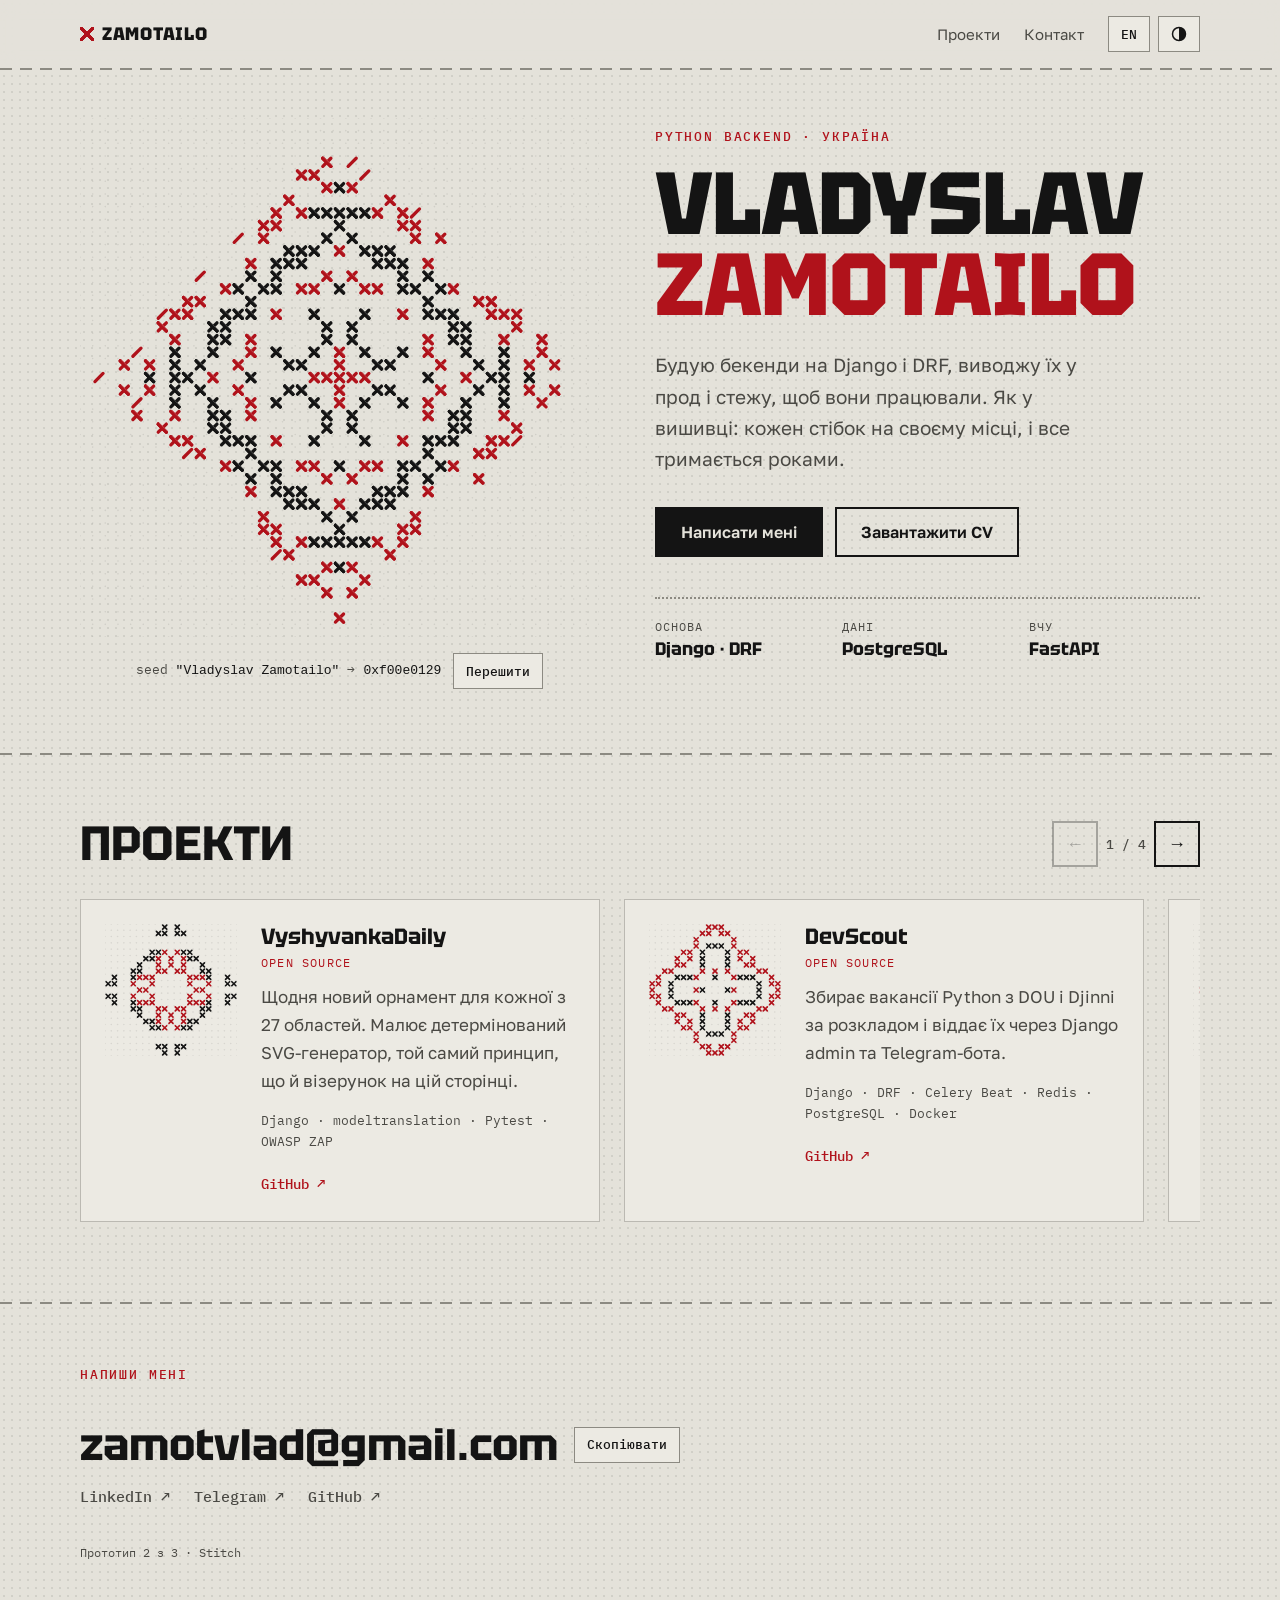
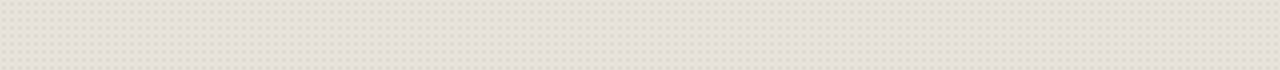
<file: previews/stitch.html>
<!doctype html>
<html lang="uk">
<head>
<meta charset="utf-8">
<meta name="viewport" content="width=device-width, initial-scale=1, viewport-fit=cover">
<title>Zamotailo Stitch</title>
<link rel="preconnect" href="https://fonts.googleapis.com">
<link rel="preconnect" href="https://fonts.gstatic.com" crossorigin>
<link rel="stylesheet" href="https://fonts.googleapis.com/css2?family=Tektur:wght@500;700;800&family=Golos+Text:wght@400;500;600&family=IBM+Plex+Mono:wght@400;500&display=swap">
<style>
/* Layout: everything sits on an 8px cross-stitch canvas; hero = embroidered ornament + name, seams divide sections, projects slide sideways with their own ornaments. */
:root {
  --linen: #e4e2da;
  --cloth: #eceae3;
  --thread: #141414;
  --red: #b0121b;
  --indigo: #2e3a59;
  --seam: #8c8a82;
  --hole: rgba(20, 20, 20, .09);
  --text: #141414;
  --soft: #4a4944;
  --f-display: "Tektur", "Arial Narrow", system-ui, sans-serif;
  --f-body: "Golos Text", "Segoe UI", system-ui, sans-serif;
  --f-mono: "IBM Plex Mono", ui-monospace, Menlo, monospace;
}
@media (prefers-color-scheme: dark) {
  :root:not([data-theme="light"]) {
    --linen: #121211; --cloth: #1b1b19; --thread: #ece7da; --red: #e0394a; --indigo: #8c9bd0;
    --seam: #77746c; --hole: rgba(236, 231, 218, .08); --text: #ece7da; --soft: #b5b0a3;
    color-scheme: dark;
  }
}
:root[data-theme="dark"] {
  --linen: #121211; --cloth: #1b1b19; --thread: #ece7da; --red: #e0394a; --indigo: #8c9bd0;
  --seam: #77746c; --hole: rgba(236, 231, 218, .08); --text: #ece7da; --soft: #b5b0a3;
  color-scheme: dark;
}

*, *::before, *::after { box-sizing: border-box; }
body {
  margin: 0; color: var(--text);
  background: radial-gradient(circle at 4px 4px, var(--hole) 1px, transparent 1.2px) 0 0 / 8px 8px, var(--linen);
  font: 400 1.0625rem/1.65 var(--f-body);
  -webkit-font-smoothing: antialiased;
}
a { color: inherit; }
:focus-visible { outline: 2px solid var(--red); outline-offset: 3px; }
.wrap {
  max-width: 1200px; margin-inline: auto;
  padding-left: max(16px, env(safe-area-inset-left, 0px));
  padding-right: max(16px, env(safe-area-inset-right, 0px));
}
@media (min-width: 720px) { .wrap { padding-left: max(40px, env(safe-area-inset-left, 0px)); padding-right: max(40px, env(safe-area-inset-right, 0px)); } }

/* a running stitch used as divider */
.seam { height: 2px; background: repeating-linear-gradient(90deg, var(--seam) 0 12px, transparent 12px 20px); border: 0; margin: 0; }

body::before { content: ""; position: fixed; inset: 0 0 auto; height: env(safe-area-inset-top, 0px); z-index: 10; background: var(--linen); }
.top { position: sticky; top: env(safe-area-inset-top, 0px); z-index: 5; background: color-mix(in srgb, var(--linen) 90%, transparent); backdrop-filter: blur(8px); }
.top .wrap { display: flex; align-items: center; gap: 24px; padding-block: 16px; }
.logo { font: 800 1.125rem/1 var(--f-display); text-decoration: none; letter-spacing: .04em; display: inline-flex; gap: 8px; align-items: center; }
.logo i { width: 14px; height: 14px; display: inline-block;
  background: linear-gradient(45deg, transparent 42%, var(--red) 42% 58%, transparent 58%), linear-gradient(-45deg, transparent 42%, var(--red) 42% 58%, transparent 58%); }
.nav { margin-left: auto; display: flex; gap: 24px; }
.nav a { text-decoration: none; color: var(--soft); font-size: .9375rem; }
.nav a:hover { color: var(--red); }
.tools { display: flex; gap: 8px; }
.tbtn { font: 500 .8125rem/1 var(--f-mono); color: var(--text); background: var(--cloth); border: 1px solid var(--seam); padding: 9px 12px; min-height: 36px; cursor: pointer; }
.tbtn:hover { border-color: var(--red); color: var(--red); }
@media (max-width: 720px) { .nav { display: none; } .tools { margin-left: auto; } }

/* hero */
.hero .wrap { display: grid; grid-template-columns: minmax(0, 1fr) minmax(0, 1.05fr); gap: 56px; align-items: center; padding-block: 48px 64px; }
@media (max-width: 900px) { .hero .wrap { grid-template-columns: minmax(0, 1fr); gap: 32px; padding-block: 24px 48px; } }
.hoop { position: relative; min-width: 0; }
.hoop canvas { display: block; width: 100%; max-width: 560px; aspect-ratio: 1; margin-inline: auto; }
.seed { display: flex; flex-wrap: wrap; align-items: center; justify-content: center; gap: 12px; margin-top: 16px; font: 400 .8125rem/1.4 var(--f-mono); color: var(--soft); font-variant-numeric: tabular-nums; }
.seed code { color: var(--text); }
.kicker { font: 500 .8125rem/1 var(--f-mono); letter-spacing: .14em; text-transform: uppercase; color: var(--red); margin: 0 0 20px; }
h1 { font: 800 clamp(2.75rem, 7vw, 5.5rem)/.92 var(--f-display); letter-spacing: -.01em; margin: 0 0 24px; text-transform: uppercase; text-wrap: balance; }
h1 span { display: block; }
h1 span + span { color: var(--red); }
.lede { font-size: 1.1875rem; color: var(--soft); max-width: 36ch; margin: 0 0 32px; text-wrap: pretty; }
.cta { display: flex; flex-wrap: wrap; gap: 12px; }
.btn { display: inline-flex; align-items: center; gap: 10px; min-height: 50px; padding: 14px 24px; font: 600 1rem/1 var(--f-body); text-decoration: none; border: 2px solid var(--thread); transition: background .2s, color .2s; }
.btn.primary { background: var(--thread); color: var(--linen); }
.btn.primary:hover { background: var(--red); border-color: var(--red); color: #fff; }
.btn:not(.primary):hover { border-color: var(--red); color: var(--red); }
.facts { display: grid; grid-template-columns: repeat(3, minmax(0, 1fr)); gap: 16px; margin-top: 40px; padding-top: 20px; border-top: 2px dotted var(--seam); }
.facts dt { font: 400 .75rem/1.3 var(--f-mono); color: var(--soft); text-transform: uppercase; letter-spacing: .08em; }
.facts dd { margin: 4px 0 0; font: 700 1.125rem/1.2 var(--f-display); }
@media (max-width: 480px) { .facts { grid-template-columns: minmax(0, 1fr) minmax(0, 1fr); } }

/* projects */
section { padding-block: 64px; }
.head { display: flex; flex-wrap: wrap; justify-content: space-between; align-items: end; gap: 20px; margin-bottom: 32px; }
h2 { font: 700 clamp(2rem, 4vw, 3rem)/1 var(--f-display); text-transform: uppercase; margin: 0; }
.ctl { display: flex; gap: 8px; align-items: center; font: 500 .8125rem/1 var(--f-mono); color: var(--soft); font-variant-numeric: tabular-nums; }
.sq { width: 46px; height: 46px; border: 2px solid var(--thread); background: transparent; color: var(--text); font-size: 1.125rem; cursor: pointer; }
.sq:hover:not(:disabled) { background: var(--thread); color: var(--linen); }
.sq:disabled { opacity: .3; cursor: default; }
.track { display: grid; grid-auto-flow: column; grid-auto-columns: min(88%, 520px); gap: 24px; overflow-x: auto; scroll-snap-type: x mandatory; padding-bottom: 16px; scrollbar-color: var(--seam) transparent; }
.card { scroll-snap-align: start; min-width: 0; background: var(--cloth); border: 1px solid color-mix(in srgb, var(--seam) 50%, transparent);
  display: grid; grid-template-columns: 132px minmax(0, 1fr); gap: 24px; padding: 24px; }
@media (max-width: 520px) { .card { grid-template-columns: minmax(0, 1fr); } }
.card canvas { width: 132px; aspect-ratio: 1; display: block; }
.card h3 { font: 700 1.375rem/1.15 var(--f-display); margin: 0 0 6px; }
.card .meta { font: 400 .75rem/1.3 var(--f-mono); color: var(--red); text-transform: uppercase; letter-spacing: .1em; margin: 0 0 12px; }
.card p { margin: 0 0 16px; color: var(--soft); }
.stack { font: 400 .8125rem/1.6 var(--f-mono); color: var(--text); margin: 0 0 14px; }
.card a { font: 500 .875rem/1 var(--f-mono); color: var(--red); text-decoration: none; }
.card a:hover { text-decoration: underline; }

/* contact */
.contact .wrap { display: grid; gap: 20px; }
.mail { display: flex; flex-wrap: wrap; gap: 16px; align-items: center; }
.mail strong { font: 700 clamp(1.375rem, 4.4vw, 2.75rem)/1.1 var(--f-display); overflow-wrap: anywhere; }
.links { display: flex; flex-wrap: wrap; gap: 24px; font: 500 .9375rem/1 var(--f-mono); }
.links a { text-decoration: none; color: var(--soft); }
.links a:hover { color: var(--red); }
.note { font: 400 .75rem/1.5 var(--f-mono); color: var(--soft); padding-block: 8px 32px; }

@media (prefers-reduced-motion: reduce) { *, *::before, *::after { transition: none !important; animation: none !important; } }
</style>
</head>
<body>
<header class="top">
  <div class="wrap">
    <a class="logo" href="#top"><i aria-hidden="true"></i>ZAMOTAILO</a>
    <nav class="nav" aria-label="Main">
      <a href="#projects" data-i18n="navProjects">Проекти</a>
      <a href="#contact" data-i18n="navContact">Контакт</a>
    </nav>
    <div class="tools">
      <button class="tbtn" id="lang-btn" type="button" aria-label="Switch language">EN</button>
      <button class="tbtn" id="theme-btn" type="button" aria-label="Switch theme"><svg width="16" height="16" viewBox="0 0 16 16" aria-hidden="true" style="display:block"><circle cx="8" cy="8" r="6.5" fill="none" stroke="currentColor" stroke-width="1.5"/><path d="M8 1.5a6.5 6.5 0 0 1 0 13z" fill="currentColor"/></svg></button>
    </div>
  </div>
  <hr class="seam">
</header>

<main id="top">
  <div class="hero">
    <div class="wrap">
      <div class="hoop">
        <canvas id="ornament" width="560" height="560" aria-label="Cross-stitch ornament generated from the name Vladyslav Zamotailo"></canvas>
        <div class="seed">
          <span>seed <code id="seed-text">"Vladyslav Zamotailo"</code> → <code id="seed-hash">0x0</code></span>
          <button class="tbtn" id="restitch" type="button" data-i18n="restitch">Перешити</button>
        </div>
      </div>
      <div>
        <p class="kicker" data-i18n="kicker">Python backend · Україна</p>
        <h1><span>Vladyslav</span><span>Zamotailo</span></h1>
        <p class="lede" data-i18n="lede">Будую бекенди на Django і DRF, виводжу їх у прод і стежу, щоб вони працювали. Як у вишивці: кожен стібок на своєму місці, і все тримається роками.</p>
        <div class="cta">
          <a class="btn primary" href="#contact" data-i18n="ctaWrite">Написати мені</a>
          <a class="btn" href="#contact" data-i18n="ctaCv">Завантажити CV</a>
        </div>
        <dl class="facts">
          <div><dt data-i18n="fact1">основа</dt><dd>Django · DRF</dd></div>
          <div><dt data-i18n="fact2">дані</dt><dd>PostgreSQL</dd></div>
          <div><dt data-i18n="fact3">вчу</dt><dd>FastAPI</dd></div>
        </dl>
      </div>
    </div>
  </div>
  <hr class="seam">

  <section id="projects">
    <div class="wrap">
      <div class="head">
        <h2 data-i18n="projTitle">Проекти</h2>
        <div class="ctl">
          <button class="sq" id="prev" type="button" aria-label="Previous project">←</button>
          <span id="count">1 / 4</span>
          <button class="sq" id="next" type="button" aria-label="Next project">→</button>
        </div>
      </div>
      <div class="track" id="track" tabindex="0" aria-label="Projects">
        <article class="card">
          <canvas data-seed="VyshyvankaDaily" width="264" height="264" aria-hidden="true"></canvas>
          <div>
            <h3>VyshyvankaDaily</h3>
            <p class="meta">open source</p>
            <p data-i18n="p2">Щодня новий орнамент для кожної з 27 областей. Малює детермінований SVG-генератор, той самий принцип, що й візерунок на цій сторінці.</p>
            <p class="stack">Django · modeltranslation · Pytest · OWASP ZAP</p>
            <a href="https://github.com/ZamotVlad/VyshyvankaDaily" target="_blank" rel="noopener">GitHub ↗</a>
          </div>
        </article>
        <article class="card">
          <canvas data-seed="DevScout" width="264" height="264" aria-hidden="true"></canvas>
          <div>
            <h3>DevScout</h3>
            <p class="meta">open source</p>
            <p data-i18n="p1">Збирає вакансії Python з DOU і Djinni за розкладом і віддає їх через Django admin та Telegram-бота.</p>
            <p class="stack">Django · DRF · Celery Beat · Redis · PostgreSQL · Docker</p>
            <a href="https://github.com/ZamotVlad/DevScout" target="_blank" rel="noopener">GitHub ↗</a>
          </div>
        </article>
        <article class="card">
          <canvas data-seed="Vartovyi" width="264" height="264" aria-hidden="true"></canvas>
          <div>
            <h3>Vartovyi</h3>
            <p class="meta" data-i18n="wip">в роботі</p>
            <p data-i18n="p3">Сервіс моніторингу аптайму. На ньому я вчу FastAPI та асинхронний Python.</p>
            <p class="stack">FastAPI · asyncio · PostgreSQL</p>
          </div>
        </article>
        <article class="card">
          <canvas data-seed="EdTech LMS" width="264" height="264" aria-hidden="true"></canvas>
          <div>
            <h3>EdTech LMS</h3>
            <p class="meta" data-i18n="private">приватний код</p>
            <p data-i18n="p4">LMS з React-фронтендом і входом через Firebase, плюс адмінка з ролями доступу й автоматичними бекапами PostgreSQL.</p>
            <p class="stack">Django · DRF · Firebase Auth · Docker · Pytest</p>
          </div>
        </article>
      </div>
    </div>
  </section>
  <hr class="seam">

  <section class="contact" id="contact">
    <div class="wrap">
      <p class="kicker" data-i18n="contactKicker">напиши мені</p>
      <div class="mail"><strong id="mail">zamotvlad@gmail.com</strong><button class="tbtn" id="copy" type="button" data-i18n="copy">Скопіювати</button></div>
      <div class="links">
        <a href="https://www.linkedin.com/in/vladyslav-zamotailo/" target="_blank" rel="noopener">LinkedIn ↗</a>
        <a href="https://t.me/zamotvlad" target="_blank" rel="noopener">Telegram ↗</a>
        <a href="https://github.com/ZamotVlad" target="_blank" rel="noopener">GitHub ↗</a>
      </div>
      <p class="note" data-i18n="note">Прототип 2 з 3 · Stitch</p>
    </div>
  </section>
</main>

<script>
(() => {
  const dict = {
    uk: {
      navProjects: "Проекти", navContact: "Контакт", restitch: "Перешити", kicker: "Python backend · Україна",
      lede: "Будую бекенди на Django і DRF, виводжу їх у прод і стежу, щоб вони працювали. Як у вишивці: кожен стібок на своєму місці, і все тримається роками.",
      ctaWrite: "Написати мені", ctaCv: "Завантажити CV", fact1: "основа", fact2: "дані", fact3: "вчу",
      projTitle: "Проекти",
      p1: "Збирає вакансії Python з DOU і Djinni за розкладом і віддає їх через Django admin та Telegram-бота.",
      p2: "Щодня новий орнамент для кожної з 27 областей. Малює детермінований SVG-генератор, той самий принцип, що й візерунок на цій сторінці.",
      p3: "Сервіс моніторингу аптайму. На ньому я вчу FastAPI та асинхронний Python.",
      p4: "LMS з React-фронтендом і входом через Firebase, плюс адмінка з ролями доступу й автоматичними бекапами PostgreSQL.",
      wip: "в роботі", private: "приватний код", contactKicker: "напиши мені", copy: "Скопіювати", copied: "Скопійовано",
      note: "Прототип 2 з 3 · Stitch"
    },
    en: {
      navProjects: "Projects", navContact: "Contact", restitch: "Re-stitch", kicker: "Python backend · Ukraine",
      lede: "I build Django and DRF backends, ship them to production and keep them running. Like embroidery: every stitch in its place, and the whole thing holds for years.",
      ctaWrite: "Write to me", ctaCv: "Download CV", fact1: "core", fact2: "data", fact3: "learning",
      projTitle: "Projects",
      p1: "Collects Python job listings from DOU and Djinni on a schedule and serves them through a Django admin and a Telegram bot.",
      p2: "A new ornament every day for each of Ukraine's 27 regions, drawn by a deterministic SVG generator. The same idea as the pattern on this page.",
      p3: "An uptime monitoring service. It's how I'm learning FastAPI and async Python.",
      p4: "An LMS with a React frontend and Firebase sign-in, plus an admin with role-based access and automated PostgreSQL backups.",
      wip: "in progress", private: "private code", contactKicker: "get in touch", copy: "Copy", copied: "Copied",
      note: "Prototype 2 of 3 · Stitch"
    }
  };
  const root = document.documentElement;
  const store = { get(k) { try { return localStorage.getItem(k); } catch (e) { return null; } }, set(k, v) { try { localStorage.setItem(k, v); } catch (e) {} } };
  let lang = store.get("vz-lang") || "uk";
  const t = k => dict[lang][k] || k;
  function applyLang() {
    root.lang = lang;
    document.querySelectorAll("[data-i18n]").forEach(el => el.textContent = t(el.dataset.i18n));
    document.getElementById("lang-btn").textContent = lang === "uk" ? "EN" : "UA";
  }
  document.getElementById("lang-btn").addEventListener("click", () => { lang = lang === "uk" ? "en" : "uk"; store.set("vz-lang", lang); applyLang(); });
  const saved = store.get("vz-theme"); if (saved) root.dataset.theme = saved;
  document.getElementById("theme-btn").addEventListener("click", () => {
    const cur = root.dataset.theme || (matchMedia("(prefers-color-scheme: dark)").matches ? "dark" : "light");
    root.dataset.theme = cur === "dark" ? "light" : "dark"; store.set("vz-theme", root.dataset.theme); redrawAll();
  });
  matchMedia("(prefers-color-scheme: dark)").addEventListener("change", redrawAll);
  applyLang();

  const copyBtn = document.getElementById("copy");
  copyBtn.addEventListener("click", () => {
    const done = () => { copyBtn.textContent = t("copied"); setTimeout(() => copyBtn.textContent = t("copy"), 1600); };
    const sel = () => { const r = document.createRange(); r.selectNodeContents(document.getElementById("mail")); const s = getSelection(); s.removeAllRanges(); s.addRange(r); };
    if (navigator.clipboard) navigator.clipboard.writeText(document.getElementById("mail").textContent).then(done, sel); else sel();
  });

  // slider
  const track = document.getElementById("track"), cards = [...track.children], count = document.getElementById("count");
  const prev = document.getElementById("prev"), next = document.getElementById("next");
  const step = () => cards[0].getBoundingClientRect().width + 24;
  prev.addEventListener("click", () => track.scrollBy({ left: -step(), behavior: "smooth" }));
  next.addEventListener("click", () => track.scrollBy({ left: step(), behavior: "smooth" }));
  const upd = () => { const max = track.scrollWidth - track.clientWidth; count.textContent = `${Math.min(Math.round(track.scrollLeft / step()) + 1, cards.length)} / ${cards.length}`; prev.disabled = track.scrollLeft < 4; next.disabled = track.scrollLeft > max - 4; };
  track.addEventListener("scroll", upd, { passive: true }); addEventListener("resize", upd); upd();

  // ornament generator: same seed, same ornament
  function hash(str) { let h = 2166136261 >>> 0; for (const ch of str) { h ^= ch.codePointAt(0); h = Math.imul(h, 16777619) >>> 0; } return h; }
  function rng(seed) { let a = seed; return () => { a = (a + 0x6D2B79F5) | 0; let x = Math.imul(a ^ (a >>> 15), 1 | a); x = (x + Math.imul(x ^ (x >>> 7), 61 | x)) ^ x; return ((x ^ (x >>> 14)) >>> 0) / 4294967296; }; }
  function generate(seedStr, n) {
    const r = rng(hash(seedStr)), h = (n - 1) / 2;
    let g = Array.from({ length: n }, () => new Array(n).fill(0));
    // fill one eighth, mirror into all eight
    for (let i = 0; i <= h; i++) for (let j = 0; j <= i; j++) {
      const v = r() < .42 ? 1 : 0;
      for (const [a, b] of [[i, j], [j, i]]) for (const sx of [-1, 1]) for (const sy of [-1, 1]) g[h + sx * a][h + sy * b] = v;
    }
    const birth = [3, 4].includes(Math.floor(r() * 5)) ? [1, 3] : [1, 5];
    const survive = r() < .5 ? [1, 2, 4] : [2, 3, 4];
    for (let step = 0; step < 3; step++) {
      const ng = g.map(row => row.slice());
      for (let y = 0; y < n; y++) for (let x = 0; x < n; x++) {
        let c = 0; for (let dy = -1; dy <= 1; dy++) for (let dx = -1; dx <= 1; dx++) if ((dx || dy) && g[y + dy] && g[y + dy][x + dx]) c++;
        ng[y][x] = g[y][x] ? (survive.includes(c) ? 1 : 0) : (birth.includes(c) ? 1 : 0);
      }
      g = ng;
    }
    const band = 2 + Math.floor(r() * 3), phase = Math.floor(r() * 2);
    const cells = [];
    for (let y = 0; y < n; y++) for (let x = 0; x < n; x++) {
      const d = Math.abs(x - h) + Math.abs(y - h);
      if (d > h + 1) continue; // keep a rhombus silhouette
      if (g[y][x]) cells.push({ x, y, d, red: (Math.floor(d / band) + phase) % 2 === 0, j: r() });
      else if (d === h + 1 && (x + y) % 2 === 0) cells.push({ x, y, d, red: false, j: r() });
    }
    cells.sort((a, b) => (a.d + a.j * 1.5) - (b.d + b.j * 1.5));
    return { cells, hex: "0x" + hash(seedStr).toString(16).padStart(8, "0") };
  }
  const css = k => getComputedStyle(root).getPropertyValue(k).trim();
  function stitch(ctx, c, size, colRed, colInk, half) {
    const x = c.x * size, y = c.y * size, p = size * .18, col = c.red ? colRed : colInk;
    ctx.strokeStyle = col; ctx.lineWidth = size * .26; ctx.lineCap = "round";
    if (half !== 2) { ctx.beginPath(); ctx.moveTo(x + p, y + size - p); ctx.lineTo(x + size - p, y + p); ctx.stroke(); }
    if (half !== 1) {
      ctx.beginPath(); ctx.moveTo(x + p, y + p); ctx.lineTo(x + size - p, y + size - p); ctx.stroke();
      // thread highlight on the top stitch
      ctx.strokeStyle = "rgba(255,255,255,.18)"; ctx.lineWidth = size * .07;
      ctx.beginPath(); ctx.moveTo(x + p + 1, y + p - 1); ctx.lineTo(x + size - p + 1, y + size - p - 1); ctx.stroke();
    }
  }
  const reduce = matchMedia("(prefers-reduced-motion: reduce)").matches;
  const jobs = new Map();
  function draw(canvas, seedStr, n, animate) {
    const ctx = canvas.getContext("2d"), dpr = Math.min(devicePixelRatio || 1, 2), W = canvas.clientWidth || canvas.width;
    canvas.width = W * dpr; canvas.height = W * dpr; ctx.setTransform(dpr, 0, 0, dpr, 0, 0);
    const size = W / n, { cells, hex } = generate(seedStr, n), red = css("--red"), ink = css("--thread"), hole = css("--hole");
    ctx.clearRect(0, 0, W, W);
    ctx.fillStyle = hole;
    for (let y = 0; y <= n; y++) for (let x = 0; x <= n; x++) { ctx.beginPath(); ctx.arc(x * size, y * size, Math.max(.8, size * .06), 0, 7); ctx.fill(); }
    if (jobs.get(canvas)) cancelAnimationFrame(jobs.get(canvas));
    if (!animate || reduce) { cells.forEach(c => stitch(ctx, c, size, red, ink)); return hex; }
    let i = 0; const per = Math.max(2, Math.ceil(cells.length / 140));
    const tick = () => {
      for (let k = 0; k < per && i < cells.length; k++, i++) { stitch(ctx, cells[i], size, red, ink, 1); }
      for (let k = Math.max(0, i - per * 6); k < i - per * 3; k++) stitch(ctx, cells[k], size, red, ink, 2);
      if (i < cells.length) jobs.set(canvas, requestAnimationFrame(tick));
      else { cells.forEach(c => stitch(ctx, c, size, red, ink)); jobs.delete(canvas); }
    };
    tick();
    return hex;
  }
  const hero = document.getElementById("ornament"), seedText = document.getElementById("seed-text"), seedHash = document.getElementById("seed-hash");
  const baseSeed = "Vladyslav Zamotailo"; let variant = 0;
  const heroSeed = () => variant ? `${baseSeed} #${variant}` : baseSeed;
  function drawHero(anim) { seedText.textContent = `"${heroSeed()}"`; seedHash.textContent = draw(hero, heroSeed(), 41, anim); }
  document.getElementById("restitch").addEventListener("click", () => { variant++; drawHero(true); });
  const minis = [...document.querySelectorAll("canvas[data-seed]")];
  minis.forEach(c => draw(c, c.dataset.seed, 21, false));
  minis.forEach(c => c.closest(".card").addEventListener("pointerenter", () => draw(c, c.dataset.seed, 21, true)));
  function redrawAll() { drawHero(false); minis.forEach(c => draw(c, c.dataset.seed, 21, false)); }
  drawHero(true);
  let rt, lastW = hero.clientWidth;
  new ResizeObserver(() => { if (hero.clientWidth === lastW) return; lastW = hero.clientWidth; clearTimeout(rt); rt = setTimeout(() => drawHero(false), 150); }).observe(hero);
})();
</script>
</body>
</html>
</file>
<file: assets/fonts/fonts.css>
/* Geologica, cyrillic-ext */
@font-face {
  font-family: 'Geologica';
  font-style: normal;
  font-weight: 300 700;
  font-display: swap;
  src: url(geologica-cyrillic-ext.woff2) format('woff2');
  unicode-range: U+0460-052F, U+1C80-1C8A, U+20B4, U+2DE0-2DFF, U+A640-A69F, U+FE2E-FE2F;
}
/* Geologica, cyrillic */
@font-face {
  font-family: 'Geologica';
  font-style: normal;
  font-weight: 300 700;
  font-display: swap;
  src: url(geologica-cyrillic.woff2) format('woff2');
  unicode-range: U+0301, U+0400-045F, U+0490-0491, U+04B0-04B1, U+2116;
}
/* Geologica, latin-ext */
@font-face {
  font-family: 'Geologica';
  font-style: normal;
  font-weight: 300 700;
  font-display: swap;
  src: url(geologica-latin-ext.woff2) format('woff2');
  unicode-range: U+0100-02BA, U+02BD-02C5, U+02C7-02CC, U+02CE-02D7, U+02DD-02FF, U+0304, U+0308, U+0329, U+1D00-1DBF, U+1E00-1E9F, U+1EF2-1EFF, U+2020, U+20A0-20AB, U+20AD-20C4, U+2113, U+2C60-2C7F, U+A720-A7FF;
}
/* Geologica, latin */
@font-face {
  font-family: 'Geologica';
  font-style: normal;
  font-weight: 300 700;
  font-display: swap;
  src: url(geologica-latin.woff2) format('woff2');
  unicode-range: U+0000-00FF, U+0131, U+0152-0153, U+02BB-02BC, U+02C6, U+02DA, U+02DC, U+0304, U+0308, U+0329, U+2000-206F, U+20AC, U+2122, U+2191, U+2193, U+2212, U+2215, U+FEFF, U+FFFD;
}
/* Golos Text, cyrillic-ext */
@font-face {
  font-family: 'Golos Text';
  font-style: normal;
  font-weight: 400 600;
  font-display: swap;
  src: url(golos-text-cyrillic-ext.woff2) format('woff2');
  unicode-range: U+0460-052F, U+1C80-1C8A, U+20B4, U+2DE0-2DFF, U+A640-A69F, U+FE2E-FE2F;
}
/* Golos Text, cyrillic */
@font-face {
  font-family: 'Golos Text';
  font-style: normal;
  font-weight: 400 600;
  font-display: swap;
  src: url(golos-text-cyrillic.woff2) format('woff2');
  unicode-range: U+0301, U+0400-045F, U+0490-0491, U+04B0-04B1, U+2116;
}
/* Golos Text, latin-ext */
@font-face {
  font-family: 'Golos Text';
  font-style: normal;
  font-weight: 400 600;
  font-display: swap;
  src: url(golos-text-latin-ext.woff2) format('woff2');
  unicode-range: U+0100-02BA, U+02BD-02C5, U+02C7-02CC, U+02CE-02D7, U+02DD-02FF, U+0304, U+0308, U+0329, U+1D00-1DBF, U+1E00-1E9F, U+1EF2-1EFF, U+2020, U+20A0-20AB, U+20AD-20C4, U+2113, U+2C60-2C7F, U+A720-A7FF;
}
/* Golos Text, latin */
@font-face {
  font-family: 'Golos Text';
  font-style: normal;
  font-weight: 400 600;
  font-display: swap;
  src: url(golos-text-latin.woff2) format('woff2');
  unicode-range: U+0000-00FF, U+0131, U+0152-0153, U+02BB-02BC, U+02C6, U+02DA, U+02DC, U+0304, U+0308, U+0329, U+2000-206F, U+20AC, U+2122, U+2191, U+2193, U+2212, U+2215, U+FEFF, U+FFFD;
}
/* JetBrains Mono, cyrillic-ext */
@font-face {
  font-family: 'JetBrains Mono';
  font-style: normal;
  font-weight: 400 500;
  font-display: swap;
  src: url(jetbrains-mono-cyrillic-ext.woff2) format('woff2');
  unicode-range: U+0460-052F, U+1C80-1C8A, U+20B4, U+2DE0-2DFF, U+A640-A69F, U+FE2E-FE2F;
}
/* JetBrains Mono, cyrillic */
@font-face {
  font-family: 'JetBrains Mono';
  font-style: normal;
  font-weight: 400 500;
  font-display: swap;
  src: url(jetbrains-mono-cyrillic.woff2) format('woff2');
  unicode-range: U+0301, U+0400-045F, U+0490-0491, U+04B0-04B1, U+2116;
}
/* JetBrains Mono, latin-ext */
@font-face {
  font-family: 'JetBrains Mono';
  font-style: normal;
  font-weight: 400 500;
  font-display: swap;
  src: url(jetbrains-mono-latin-ext.woff2) format('woff2');
  unicode-range: U+0100-02BA, U+02BD-02C5, U+02C7-02CC, U+02CE-02D7, U+02DD-02FF, U+0304, U+0308, U+0329, U+1D00-1DBF, U+1E00-1E9F, U+1EF2-1EFF, U+2020, U+20A0-20AB, U+20AD-20C4, U+2113, U+2C60-2C7F, U+A720-A7FF;
}
/* JetBrains Mono, latin */
@font-face {
  font-family: 'JetBrains Mono';
  font-style: normal;
  font-weight: 400 500;
  font-display: swap;
  src: url(jetbrains-mono-latin.woff2) format('woff2');
  unicode-range: U+0000-00FF, U+0131, U+0152-0153, U+02BB-02BC, U+02C6, U+02DA, U+02DC, U+0304, U+0308, U+0329, U+2000-206F, U+20AC, U+2122, U+2191, U+2193, U+2212, U+2215, U+FEFF, U+FFFD;
}
</file>
<file: assets/css/style.css>
/* Layout: sticky header, split hero (who I am + live architecture explorer), then experience timeline,
   incident slider, projects, skills, education and contact. Dark "coffee with milk" theme by default. */
:root {
  --bg: #1d1a17;
  --surface: #25211d;
  --surface-2: #2d2823;
  --text: #ece5d8;
  --muted: #a89f90;
  --line: #3a342d;
  --accent: #d6a874;
  --accent-ink: #1d1a17;
  --ok: #9fbf9a;
  --shadow: rgba(0, 0, 0, .35);

  --f-display: "Geologica", "Segoe UI", system-ui, sans-serif;
  --f-body: "Golos Text", "Segoe UI", system-ui, sans-serif;
  --f-mono: "JetBrains Mono", ui-monospace, "SFMono-Regular", Menlo, Consolas, monospace;

  --radius: 18px;
  --radius-sm: 10px;
  --ease: cubic-bezier(.2, .8, .2, 1);
  --header-h: 64px;
  color-scheme: dark;
}
:root[data-theme="light"] {
  --bg: #f2ede5;
  --surface: #fbf8f3;
  --surface-2: #ebe4d8;
  --text: #2a241e;
  --muted: #6b6155;
  --line: #d9cfc0;
  --accent: #8a5c2b;
  --accent-ink: #fbf8f3;
  --ok: #466e41;
  --shadow: rgba(60, 40, 20, .12);
  color-scheme: light;
}

/* ---------- base ---------- */
*, *::before, *::after { box-sizing: border-box; }
html { scroll-behavior: smooth; scroll-padding-top: calc(var(--header-h) + 16px); -webkit-text-size-adjust: 100%; }
body {
  margin: 0;
  background: var(--bg);
  color: var(--text);
  font: 400 1.0625rem/1.65 var(--f-body);
  -webkit-font-smoothing: antialiased;
  text-rendering: optimizeLegibility;
  overflow-x: clip;
}
img { max-width: 100%; display: block; }
a { color: inherit; text-decoration-color: color-mix(in srgb, currentColor 35%, transparent); text-underline-offset: 3px; }
a:hover { text-decoration-color: currentColor; }
button { font: inherit; color: inherit; }
::selection { background: color-mix(in srgb, var(--accent) 35%, transparent); }
:focus-visible { outline: 2px solid var(--accent); outline-offset: 3px; border-radius: 6px; }
h1, h2, h3 { font-family: var(--f-display); text-wrap: balance; margin: 0; }
p { margin: 0; text-wrap: pretty; }

.skip {
  position: absolute; left: 16px; top: -100px; z-index: 50;
  background: var(--accent); color: var(--accent-ink); padding: 10px 16px; border-radius: var(--radius-sm); text-decoration: none;
}
.skip:focus { top: 12px; }

.wrap {
  max-width: 1240px;
  margin-inline: auto;
  padding-left: max(16px, env(safe-area-inset-left, 0px));
  padding-right: max(16px, env(safe-area-inset-right, 0px));
}
@media (min-width: 760px) {
  .wrap { padding-left: max(32px, env(safe-area-inset-left, 0px)); padding-right: max(32px, env(safe-area-inset-right, 0px)); }
}
.mono { font-family: var(--f-mono); }
.sr-only { position: absolute; width: 1px; height: 1px; overflow: hidden; clip: rect(0 0 0 0); white-space: nowrap; }

/* ---------- header ---------- */
.top {
  position: sticky; top: 0; z-index: 20;
  background: color-mix(in srgb, var(--bg) 84%, transparent);
  backdrop-filter: saturate(140%) blur(14px);
  -webkit-backdrop-filter: saturate(140%) blur(14px);
  border-bottom: 1px solid transparent;
  transition: border-color .3s ease;
}
.top.scrolled { border-bottom-color: var(--line); }
.top .wrap { display: flex; align-items: center; gap: 20px; min-height: var(--header-h); }
.brand { display: inline-flex; align-items: center; gap: 10px; text-decoration: none; font: 600 1rem/1 var(--f-display); letter-spacing: -.01em; white-space: nowrap; }
.brand-mark { width: 22px; height: 22px; flex: none; color: var(--accent); }
.brand-mark .pulse { transform-origin: 12px 12px; animation: pulse 2.8s var(--ease) infinite; }
@keyframes pulse { 0% { transform: scale(.4); opacity: .9; } 70%, 100% { transform: scale(1.25); opacity: 0; } }
.nav { display: flex; gap: 4px; margin-left: auto; }
.nav a {
  position: relative; padding: 8px 12px; border-radius: 999px;
  color: var(--muted); text-decoration: none; font-size: .9375rem; transition: color .2s ease, background .2s ease;
}
.nav a:hover { color: var(--text); background: var(--surface); }
.nav a[aria-current="true"] { color: var(--text); }
.nav a[aria-current="true"]::after {
  content: ""; position: absolute; left: 50%; bottom: 2px; width: 4px; height: 4px; margin-left: -2px; border-radius: 50%; background: var(--accent);
}
.tools { display: flex; gap: 6px; align-items: center; }
.tool {
  display: inline-flex; align-items: center; justify-content: center; gap: 8px;
  min-width: 40px; height: 40px; padding: 0 12px; border-radius: 999px;
  background: var(--surface); border: 1px solid var(--line); cursor: pointer;
  font: 500 .8125rem/1 var(--f-mono); color: var(--text);
  transition: border-color .2s ease, transform .2s var(--ease);
}
.tool:hover { border-color: var(--accent); }
.tool:active { transform: scale(.96); }
.tool kbd { font: inherit; color: var(--muted); }
.tool svg { width: 16px; height: 16px; }
.progress { position: absolute; left: 0; bottom: -1px; height: 2px; width: 100%; background: var(--accent); transform-origin: 0 50%; transform: scaleX(0); }
@media (max-width: 980px) { .nav { display: none; } .tools { margin-left: auto; } }
@media (max-width: 520px) { .brand-name { font-size: .9375rem; } .tool-search span, .tool-search kbd { display: none; } .tool-search { padding: 0; width: 40px; } }
@media (max-width: 360px) { .brand-name { display: none; } }

/* ---------- buttons ---------- */
.btn {
  position: relative; overflow: hidden; isolation: isolate;
  display: inline-flex; align-items: center; gap: 10px;
  min-height: 50px; padding: 0 22px; border-radius: 999px;
  font: 600 1rem/1 var(--f-body); text-decoration: none; cursor: pointer;
  border: 1px solid var(--line); background: var(--surface);
  transition: transform .25s var(--ease), border-color .2s ease, background .2s ease;
}
.btn:hover { transform: translateY(-2px); border-color: color-mix(in srgb, var(--accent) 60%, var(--line)); }
.btn:active { transform: translateY(0) scale(.98); }
.btn .ico { width: 18px; height: 18px; transition: transform .3s var(--ease); }
.btn:hover .ico-right { transform: translateX(4px); }
.btn:hover .ico-down { transform: translateY(3px); }
.btn-primary { background: var(--accent); color: var(--accent-ink); border-color: var(--accent); }
.btn-primary::after {
  content: ""; position: absolute; inset: 0; z-index: -1;
  background: linear-gradient(110deg, transparent 30%, rgba(255, 255, 255, .35) 50%, transparent 70%);
  transform: translateX(-120%); transition: transform .7s var(--ease);
}
.btn-primary:hover::after { transform: translateX(120%); }
.btn-primary:hover { border-color: var(--accent); }

/* ---------- hero ---------- */
.hero { position: relative; isolation: isolate; }
.sky {
  position: absolute; inset: 0; z-index: -1; width: 100%; height: 100%; pointer-events: none;
  -webkit-mask-image: linear-gradient(#000 60%, transparent); mask-image: linear-gradient(#000 60%, transparent);
}
.hero .wrap {
  display: grid; gap: 48px; align-items: center;
  grid-template-columns: minmax(0, 5fr) minmax(0, 7fr);
  padding-block: 48px 48px;
}
@media (max-width: 1020px) { .hero .wrap { grid-template-columns: minmax(0, 1fr); gap: 40px; padding-block: 32px 48px; } }
.who { display: grid; gap: 24px; min-width: 0; }
.who-top { display: flex; align-items: center; gap: 32px; padding-left: 12px; }
.avatar { position: relative; width: 112px; height: 112px; flex: none; }
.avatar img { width: 100%; height: 100%; border-radius: 50%; }
.avatar svg { position: absolute; inset: -24px; width: calc(100% + 48px); height: calc(100% + 48px); color: var(--accent); overflow: visible; }
.avatar .orbit { transform-origin: 80px 80px; }
.avatar .orbit-a { animation: spin 18s linear infinite; }
.avatar .orbit-b { animation: spin 31s linear infinite reverse; }
.avatar .moon { fill: var(--text); opacity: .7; }
.avatar img { box-shadow: 0 0 0 1px color-mix(in srgb, var(--accent) 30%, transparent), 0 0 40px color-mix(in srgb, var(--accent) 18%, transparent); }
@keyframes spin { to { transform: rotate(360deg); } }
.status {
  display: inline-flex; align-items: center; gap: 10px; width: fit-content;
  font: 500 .8125rem/1.2 var(--f-mono); color: var(--ok);
  padding: 8px 14px; border-radius: 999px; border: 1px solid color-mix(in srgb, var(--ok) 35%, transparent);
  background: color-mix(in srgb, var(--ok) 8%, transparent);
}
.status i { width: 8px; height: 8px; border-radius: 50%; background: var(--ok); animation: ping 2.4s infinite; }
@keyframes ping { 0% { box-shadow: 0 0 0 0 color-mix(in srgb, var(--ok) 55%, transparent); } 80%, 100% { box-shadow: 0 0 0 9px transparent; } }
.where { display: block; margin-top: 8px; font: 400 .8125rem/1.4 var(--f-mono); color: var(--muted); }
.hero h1 { font-size: clamp(2.6rem, 5.4vw, 4.4rem); font-weight: 700; line-height: .98; letter-spacing: -.035em; }
.hero h1 span { display: block; color: var(--muted); font-weight: 300; }
.role { font: 500 1.0625rem/1.5 var(--f-mono); color: var(--accent); margin-top: -8px; }
.role span { white-space: nowrap; }
.lede { font-size: 1.1875rem; line-height: 1.6; color: var(--text); max-width: 42ch; }
.lede em { font-style: normal; color: var(--accent); }
.cta { display: flex; flex-wrap: wrap; gap: 12px; }
.now {
  display: grid; grid-template-columns: auto minmax(0, 1fr); gap: 14px; align-items: start;
  padding: 16px 18px; border: 1px dashed var(--line); border-radius: 14px; max-width: 46ch;
}
.now-label {
  font: 500 .6875rem/1 var(--f-mono); text-transform: uppercase; letter-spacing: .12em; color: var(--ok);
  padding: 6px 8px; border-radius: 6px; background: color-mix(in srgb, var(--ok) 12%, transparent);
}
.now ul { margin: 0; padding: 0; list-style: none; display: grid; gap: 6px; font-size: .9375rem; color: var(--muted); }
.now li::before { content: "› "; color: var(--accent); }
.hero-links { display: flex; align-items: center; gap: 8px; flex-wrap: wrap; }
.hero-links a {
  width: 40px; height: 40px; border-radius: 50%; display: grid; place-items: center; color: var(--muted);
  border: 1px solid var(--line); transition: color .2s, border-color .2s, transform .25s var(--ease);
}
.hero-links a:hover { color: var(--accent); border-color: var(--accent); transform: translateY(-2px); }
.hero-links svg { width: 17px; height: 17px; }
.hero-mail { margin-left: 8px; font: 400 .8125rem/1 var(--f-mono); color: var(--muted); user-select: all; }

/* explorer */
.explorer { min-width: 0; position: relative; }
.ex-tabs {
  position: relative; display: flex; gap: 2px; padding: 4px; margin-bottom: 14px;
  background: var(--surface); border: 1px solid var(--line); border-radius: 999px;
  overflow-x: auto; scrollbar-width: none; width: fit-content; max-width: 100%;
}
.ex-tabs::-webkit-scrollbar { display: none; }
.ex-tab {
  position: relative; z-index: 1; flex: none;
  border: 0; background: transparent; cursor: pointer; white-space: nowrap;
  padding: 9px 12px; border-radius: 999px; font: 500 .875rem/1 var(--f-body); color: var(--muted);
  transition: color .25s ease;
}
.ex-tab:hover { color: var(--text); }
.ex-tab[aria-selected="true"] { color: var(--accent-ink); }
.ex-ind {
  position: absolute; z-index: 0; top: 4px; bottom: 4px; left: 0; width: 0; border-radius: 999px; background: var(--accent);
  transition: transform .45s var(--ease), width .45s var(--ease);
}
.ex-stage {
  position: relative; border-radius: var(--radius);
  background:
    radial-gradient(circle at 1px 1px, color-mix(in srgb, var(--muted) 26%, transparent) 1px, transparent 0) 0 0 / 24px 24px;
  -webkit-mask-image: radial-gradient(120% 100% at 50% 50%, #000 70%, transparent 100%);
          mask-image: radial-gradient(120% 100% at 50% 50%, #000 70%, transparent 100%);
}
.ex-head { display: flex; justify-content: space-between; gap: 12px; font: 400 .75rem/1.4 var(--f-mono); color: var(--muted); padding: 2px 4px 0; }
.ex-head b { color: var(--text); font-weight: 500; }
.ex-canvas { display: block; width: 100%; aspect-ratio: 16 / 10; touch-action: pan-y; cursor: grab; }
.ex-canvas.dragging { cursor: grabbing; }
@media (max-width: 600px) { .ex-canvas { aspect-ratio: 5 / 6; } }
.ex-caption { font-size: .9375rem; color: var(--muted); margin: 6px 4px 12px; min-height: 3em; }
.ex-tip {
  position: absolute; z-index: 3; pointer-events: none; width: max-content; max-width: 250px;
  background: var(--surface); color: var(--text); border: 1px solid var(--accent);
  border-radius: 12px; padding: 10px 12px; font-size: .875rem; line-height: 1.45;
  box-shadow: 0 14px 40px var(--shadow);
}
.ex-tip b { display: block; font: 500 .75rem/1.2 var(--f-mono); color: var(--accent); margin-bottom: 4px; }
.term { background: var(--surface); border: 1px solid var(--line); border-radius: 14px; overflow: hidden; }
.term-bar { display: flex; align-items: center; gap: 6px; padding: 9px 14px; border-bottom: 1px solid var(--line); font: 400 .6875rem/1 var(--f-mono); color: var(--muted); }
.term-bar i { width: 9px; height: 9px; border-radius: 50%; background: var(--line); }
.term-bar i:first-child { background: color-mix(in srgb, var(--accent) 70%, var(--line)); }
.term-bar span { margin-left: 8px; white-space: nowrap; overflow: hidden; text-overflow: ellipsis; }
.ex-log {
  list-style: none; margin: 0; padding: 10px 16px 4px;
  font: 400 .75rem/1.75 var(--f-mono); color: var(--muted); font-variant-numeric: tabular-nums;
  height: calc(1.75em * 5 + 14px); overflow: hidden;
}
.ex-log .cmd { color: var(--text); }
.ex-log li.out { white-space: normal; text-overflow: clip; }
.ex-log li.warn { color: var(--accent); }
.term-input { display: flex; align-items: center; gap: 10px; padding: 6px 16px 12px; font: 400 .8125rem/1.4 var(--f-mono); }
.term-input .prompt { color: var(--ok); white-space: nowrap; }
.term-input input {
  flex: 1; min-width: 0; border: 0; background: transparent; color: var(--text); font: inherit; padding: 4px 0;
  caret-color: var(--accent); outline: none; border-bottom: 1px dashed transparent;
}
.term-input input:focus { border-bottom-color: var(--line); }
.term-input input::placeholder { color: var(--muted); opacity: .7; }
.term:focus-within { border-color: color-mix(in srgb, var(--accent) 50%, var(--line)); }
.ex-log li { white-space: nowrap; overflow: hidden; text-overflow: ellipsis; animation: logIn .45s var(--ease); }
.ex-log .ok { color: var(--ok); }
.ex-log .warn { color: var(--accent); }
.ex-log .ts { margin-right: 10px; }
@keyframes logIn { from { opacity: 0; transform: translateY(8px); } }

/* ---------- sections ---------- */
.section { padding-block: 64px; }
.section + .section { border-top: 1px solid var(--line); }
.sec-head { display: flex; flex-wrap: wrap; align-items: end; justify-content: space-between; gap: 20px; margin-bottom: 36px; }
.eyebrow { display: block; font: 500 .75rem/1 var(--f-mono); color: var(--muted); margin-bottom: 14px; }
.eyebrow b { color: var(--ok); font-weight: 500; }
.section h2 { font-size: clamp(1.9rem, 3.6vw, 2.75rem); font-weight: 600; line-height: 1.08; letter-spacing: -.025em; }
.sec-note { color: var(--muted); max-width: 46ch; }
@media (max-width: 760px) { .section { padding-block: 56px; } }

/* reveal: scroll-driven animations where supported; JS fallback adds .pre for the rest */
@supports (animation-timeline: view()) {
  @media (prefers-reduced-motion: no-preference) {
    .rv { animation: rise linear both; animation-timeline: view(); animation-range: entry 0% entry 55%; }
  }
}
@keyframes rise { from { transform: translateY(26px); } }
.js .rv { transition: transform .8s var(--ease), opacity .8s var(--ease); }
.js .rv.pre { transform: translateY(18px); }

/* ---------- experience ---------- */
.timeline { display: grid; gap: 0; position: relative; }
.job { display: grid; grid-template-columns: 200px minmax(0, 1fr); gap: 32px; position: relative; padding-bottom: 40px; }
.job:last-child { padding-bottom: 0; }
.job::before { content: ""; position: absolute; left: 216px; top: 10px; bottom: -10px; width: 0; border-left: 1px dashed color-mix(in srgb, var(--muted) 45%, transparent); }
.job:last-child::before { display: none; }
.job-when { font: 500 .8125rem/1.5 var(--f-mono); color: var(--muted); padding-top: 2px; font-variant-numeric: tabular-nums; }
.job-when .dur { display: block; color: var(--accent); }
.job-body { position: relative; display: grid; gap: 16px; min-width: 0; padding-left: 0; }
.job-body::before {
  content: ""; position: absolute; left: -21px; top: 8px; width: 11px; height: 11px; border-radius: 50%;
  background: var(--bg); border: 2px solid var(--accent);
}
.job.current .job-body::before { background: var(--accent); box-shadow: 0 0 0 5px color-mix(in srgb, var(--accent) 16%, transparent), 0 0 18px color-mix(in srgb, var(--accent) 45%, transparent); }
.job h3 { font-size: 1.375rem; font-weight: 600; letter-spacing: -.01em; }
.job h3 small { display: block; font: 400 1rem/1.4 var(--f-body); color: var(--muted); margin-top: 4px; }
.job-stack { font: 400 .8125rem/1.6 var(--f-mono); color: var(--muted); }
@media (max-width: 760px) {
  .job { grid-template-columns: minmax(0, 1fr); gap: 10px; padding-left: 24px; }
  .job::before { left: 5px; top: 14px; }
  .job-body::before { left: -24px; top: -26px; }
  .job-when { padding-left: 0; }
}

.case {
  background: var(--surface); border: 1px solid var(--line); border-radius: var(--radius);
  transition: border-color .25s ease;
}
.case:hover, .case[open] { border-color: color-mix(in srgb, var(--accent) 45%, var(--line)); }
.case summary {
  list-style: none; cursor: pointer; padding: 18px 22px;
  display: grid; grid-template-columns: minmax(0, 1fr) auto; column-gap: 16px; align-items: center;
}
.case summary .chev { grid-column: 2; grid-row: 1 / span 2; }
.case summary::-webkit-details-marker { display: none; }
.case summary .sum-title { display: block; margin: 0; font: 600 1.0625rem/1.3 var(--f-display); }
.case summary .sum-sub { display: block; color: var(--muted); font-size: .9375rem; margin-top: 2px; }
.case .chev { margin-left: auto; width: 32px; height: 32px; flex: none; border-radius: 50%; border: 1px solid var(--line); display: grid; place-items: center; transition: transform .35s var(--ease), background .2s; }
.case .chev svg { width: 14px; height: 14px; }
.case[open] .chev { transform: rotate(180deg); background: var(--surface-2); }
.case-body { padding: 0 22px 22px; display: grid; gap: 18px; }
.case ul { margin: 0; padding: 0; list-style: none; display: grid; gap: 10px; }
.case li { position: relative; padding-left: 22px; }
.case li::before { content: ""; position: absolute; left: 2px; top: .68em; width: 8px; height: 2px; border-radius: 2px; background: var(--accent); }
.metrics { display: flex; flex-wrap: wrap; gap: 8px; }
.metric {
  display: inline-flex; align-items: baseline; gap: 8px; padding: 8px 12px; border-radius: 10px; background: var(--surface-2);
  font: 400 .8125rem/1 var(--f-mono); color: var(--muted);
}
.metric b { font: 600 1rem/1 var(--f-display); color: var(--text); }

/* ---------- incidents slider ---------- */
.slider-ctl { display: flex; align-items: center; gap: 10px; }
.round {
  width: 46px; height: 46px; border-radius: 50%; border: 1px solid var(--line); background: var(--surface);
  display: grid; place-items: center; cursor: pointer; transition: border-color .2s, transform .2s var(--ease), opacity .2s;
}
.round svg { width: 18px; height: 18px; }
.round:hover:not(:disabled) { border-color: var(--accent); color: var(--accent); }
.round:active:not(:disabled) { transform: scale(.94); }
.round:disabled { opacity: .35; cursor: default; }
.track {
  display: grid; grid-auto-flow: column; grid-auto-columns: min(88%, 420px); gap: 20px;
  overflow-x: auto; overscroll-behavior-x: contain;
  padding: 4px 2px 8px; margin: -4px -2px 0; scrollbar-width: none; cursor: grab;
}
.track::-webkit-scrollbar { display: none; }
/* touch screens swipe card by card; on desktop buttons, drag and the scrubber move the track */
@media (hover: none) { .track { scroll-snap-type: x mandatory; } }
.track.dragging, .track.scrubbing { scroll-snap-type: none; }
.track.dragging { cursor: grabbing; user-select: none; }
.track.dragging a { pointer-events: none; }
.inc {
  scroll-snap-align: start; min-width: 0; display: flex; flex-direction: column; gap: 18px;
  background: var(--surface); border: 1px solid var(--line); border-radius: var(--radius); padding: 24px;
}
.inc-top { display: flex; justify-content: space-between; gap: 12px; font: 500 .75rem/1.3 var(--f-mono); color: var(--muted); }
.inc-top .sev { color: var(--accent); }
.inc h3 { font-size: 1.25rem; font-weight: 600; line-height: 1.25; letter-spacing: -.01em; }
.inc dl { margin: 0; display: grid; gap: 14px; }
.inc dt { font: 500 .6875rem/1 var(--f-mono); text-transform: uppercase; letter-spacing: .12em; color: var(--muted); margin-bottom: 6px; }
.inc dd { margin: 0; font-size: .96875rem; }
.inc dd.fix { color: var(--ok); }
.scrub { display: flex; align-items: center; gap: 16px; margin-top: 22px; }
.scrub output { font: 500 .8125rem/1 var(--f-mono); color: var(--muted); min-width: 4.5ch; font-variant-numeric: tabular-nums; }
input[type="range"] {
  -webkit-appearance: none; appearance: none; flex: 1; height: 28px; background: transparent; cursor: pointer; margin: 0;
  --fill: 0%;
}
input[type="range"]::-webkit-slider-runnable-track {
  height: 4px; border-radius: 4px;
  background: linear-gradient(var(--accent), var(--accent)) 0 / var(--fill) 100% no-repeat, var(--line);
}
input[type="range"]::-moz-range-track { height: 4px; border-radius: 4px; background: var(--line); }
input[type="range"]::-moz-range-progress { height: 4px; border-radius: 4px; background: var(--accent); }
input[type="range"]::-webkit-slider-thumb {
  -webkit-appearance: none; width: 18px; height: 18px; margin-top: -7px; border-radius: 50%;
  background: var(--bg); border: 2px solid var(--accent); transition: transform .2s var(--ease);
}
input[type="range"]::-moz-range-thumb { width: 14px; height: 14px; border-radius: 50%; background: var(--bg); border: 2px solid var(--accent); }
input[type="range"]:disabled { opacity: .4; cursor: default; }
input[type="range"]:hover::-webkit-slider-thumb, input[type="range"]:active::-webkit-slider-thumb { transform: scale(1.2); }

/* ---------- projects ---------- */
@property --spin { syntax: "<angle>"; inherits: false; initial-value: 0deg; }
.projects { display: grid; gap: 20px; container: projects / inline-size; }
.proj {
  position: relative; min-width: 0;
  background: var(--surface); border: 1px solid var(--line); border-radius: var(--radius);
  transition: border-color .25s ease, opacity .3s ease;
}
.proj::before {
  content: ""; position: absolute; inset: -1px; border-radius: inherit; padding: 1px; pointer-events: none;
  background: conic-gradient(from var(--spin), transparent 0 70%, var(--accent) 85%, transparent 100%);
  -webkit-mask: linear-gradient(#000 0 0) content-box, linear-gradient(#000 0 0); -webkit-mask-composite: xor;
          mask: linear-gradient(#000 0 0) content-box exclude, linear-gradient(#000 0 0);
  opacity: 0; transition: opacity .4s ease;
}
.proj:hover::before { opacity: 1; animation: orbitBorder 4s linear infinite; }
@keyframes orbitBorder { to { --spin: 360deg; } }
.proj { display: grid; grid-template-columns: minmax(0, 1fr); gap: 24px; padding: 28px; align-items: start; }
.proj-main { display: flex; flex-direction: column; gap: 16px; min-width: 0; }
/* cards switch to two columns based on their container, not the viewport */
@container projects (min-width: 820px) {
  .proj { grid-template-columns: minmax(0, 1.25fr) minmax(0, 1fr); gap: 36px; padding: 32px; }
}
.proj-side { display: flex; flex-direction: column; gap: 18px; min-width: 0; }
.proj-side .links { margin-top: 0; }
.proj-top { display: flex; justify-content: space-between; gap: 12px; align-items: baseline; flex-wrap: wrap; }
.proj h3 { font-size: clamp(1.4rem, 2.4vw, 1.875rem); font-weight: 600; letter-spacing: -.02em; }
.tag { font: 500 .6875rem/1.2 var(--f-mono); text-transform: uppercase; letter-spacing: .1em; color: var(--muted); }
.tag.live { color: var(--ok); }
.proj p { color: var(--muted); }
.proj ul { margin: 0; padding: 0; list-style: none; display: grid; gap: 8px; font-size: .96875rem; }
.proj li { position: relative; padding-left: 20px; }
.proj li::before { content: ""; position: absolute; left: 2px; top: .68em; width: 8px; height: 2px; border-radius: 2px; background: var(--accent); }
.big-metrics { display: grid; grid-template-columns: repeat(2, minmax(0, 1fr)); gap: 10px; }
.big-metrics div { background: var(--surface-2); border-radius: 14px; padding: 16px; }
.big-metrics b { display: block; font: 600 1.625rem/1 var(--f-display); letter-spacing: -.02em; }
.big-metrics span { display: block; font: 400 .75rem/1.35 var(--f-mono); color: var(--muted); margin-top: 8px; }
.chips { display: flex; flex-wrap: wrap; gap: 6px; }
.chips span { font: 400 .75rem/1 var(--f-mono); color: var(--muted); border: 1px solid var(--line); border-radius: 999px; padding: 7px 10px; }
.links { display: flex; flex-wrap: wrap; gap: 18px; margin-top: auto; }
.links a { font: 500 .875rem/1 var(--f-mono); color: var(--accent); text-decoration: none; display: inline-flex; gap: 6px; align-items: center; }
.links a:hover { text-decoration: underline; }
.links svg { width: 14px; height: 14px; transition: transform .25s var(--ease); }
.links a:hover svg { transform: translate(2px, -2px); }

/* skill highlighting */
.dim .hl-target:not(.hit) { opacity: .38; }
.hl-target.hit { border-color: var(--accent) !important; }

/* ---------- skills ---------- */
.skills { display: grid; grid-template-columns: minmax(0, 1fr); gap: 28px 32px; }
@media (min-width: 640px) { .skills { grid-template-columns: repeat(2, minmax(0, 1fr)); } }
@media (min-width: 1000px) { .skills { grid-template-columns: repeat(3, minmax(0, 1fr)); } }
.skill-group h3 { font: 500 .75rem/1 var(--f-mono); text-transform: uppercase; letter-spacing: .12em; color: var(--muted); margin-bottom: 14px; }
.skill-group .row { display: flex; flex-wrap: wrap; gap: 8px; }
.skill {
  border: 1px solid var(--line); background: var(--surface); border-radius: 999px; padding: 9px 14px;
  font: 500 .875rem/1 var(--f-body); cursor: pointer; transition: border-color .2s, background .2s, color .2s, transform .2s var(--ease);
}
.skill:hover { border-color: var(--accent); }
.skill:active { transform: scale(.96); }
.skill[aria-pressed="true"] { background: var(--accent); color: var(--accent-ink); border-color: var(--accent); }
.skill.plain { cursor: default; color: var(--muted); }
.skill.plain:hover { border-color: var(--line); }
.used {
  margin-top: 28px; min-height: 52px; display: flex; align-items: center; gap: 12px; flex-wrap: wrap;
  padding: 14px 18px; border-radius: 14px; border: 1px dashed var(--line); color: var(--muted); font-size: .9375rem;
}
.used b { color: var(--text); font-weight: 500; }
.used a { color: var(--accent); }

/* ---------- education ---------- */
.edu { display: grid; grid-template-columns: repeat(3, minmax(0, 1fr)); gap: 20px; }
@media (max-width: 900px) { .edu { grid-template-columns: minmax(0, 1fr); } }
.edu-card { background: var(--surface); border: 1px solid var(--line); border-radius: var(--radius); padding: 24px; display: grid; gap: 8px; align-content: start; }
.edu-card h3 { font-size: 1.125rem; font-weight: 600; }
.edu-card p { color: var(--muted); }
.edu-card .when { font: 500 .8125rem/1 var(--f-mono); color: var(--accent); }
.lang-row { display: flex; justify-content: space-between; gap: 12px; padding-block: 10px; border-bottom: 1px solid var(--line); }
.lang-row:last-child { border-bottom: 0; }
.lang-row span:last-child { font: 400 .8125rem/1.6 var(--f-mono); color: var(--muted); text-align: right; }

/* ---------- contact ---------- */
.contact .wrap { display: grid; gap: 40px; align-items: center; grid-template-columns: minmax(0, 1fr); }
@media (min-width: 1020px) { .contact .wrap { grid-template-columns: minmax(0, 1.1fr) minmax(0, 1fr); } }
.contact-main { display: grid; gap: 28px; min-width: 0; }
.response { margin: 0; min-width: 0; background: var(--surface); border: 1px solid var(--line); border-radius: 16px; overflow: hidden; }
.response pre { margin: 0; padding: 18px 20px; overflow-x: auto; font: 400 .8125rem/1.75 var(--f-mono); color: var(--muted); }
.response .k { color: var(--text); }
.response .v { color: var(--accent); }
.response .b, .response .ok { color: var(--ok); }
.response .c { color: var(--muted); }
.contact h2 { max-width: 22ch; font-size: clamp(1.75rem, 3vw, 2.4rem); }
.mail-row { display: flex; flex-wrap: wrap; align-items: center; gap: 16px; }
.mail { font: 600 clamp(1.3rem, 3.4vw, 2.4rem)/1.1 var(--f-display); letter-spacing: -.025em; overflow-wrap: anywhere; color: var(--text); text-decoration: none; }
.mail:hover { color: var(--accent); }
.socials { display: flex; flex-wrap: wrap; gap: 10px; }
.foot { padding-block: 28px 40px; border-top: 1px solid var(--line); }
.foot .wrap { display: flex; flex-wrap: wrap; justify-content: space-between; gap: 12px; font: 400 .8125rem/1.5 var(--f-mono); color: var(--muted); }

/* ---------- footer popover ---------- */
.inc-note { margin: -16px 0 28px; }
.hood-btn { border: 0; background: none; color: var(--muted); font: inherit; cursor: pointer; padding: 4px 0; }
.hood-btn:hover { color: var(--accent); }
.hood {
  margin: auto auto 80px; width: min(460px, calc(100% - 32px)); padding: 22px 24px;
  background: var(--surface); color: var(--text); border: 1px solid var(--line); border-radius: 18px;
  box-shadow: 0 30px 80px var(--shadow);
}
.hood:not([popover]) { position: fixed; left: 0; right: 0; bottom: 0; z-index: 30; }
.hood::backdrop { background: color-mix(in srgb, var(--bg) 40%, transparent); }
.hood h3 { font-size: 1.0625rem; font-weight: 600; margin-bottom: 12px; }
.hood ul { margin: 0; padding: 0; list-style: none; display: grid; gap: 10px; font-size: .9375rem; color: var(--muted); }
.hood li { position: relative; padding-left: 20px; }
.hood li::before { content: ""; position: absolute; left: 2px; top: .55em; width: 7px; height: 7px; border-radius: 50%; border: 1.5px solid var(--accent); }

/* ---------- toast ---------- */
.toast {
  position: fixed; left: 50%; bottom: calc(24px + env(safe-area-inset-bottom, 0px)); z-index: 40;
  transform: translate(-50%, 20px); opacity: 0; pointer-events: none;
  background: var(--text); color: var(--bg); padding: 12px 18px; border-radius: 999px; font: 500 .9375rem/1 var(--f-body);
  transition: transform .35s var(--ease), opacity .35s var(--ease);
}
.toast.show { transform: translate(-50%, 0); opacity: 1; }

/* ---------- command palette ---------- */
.palette {
  width: min(560px, calc(100% - 32px)); max-height: min(520px, 80vh); padding: 0; margin: 12vh auto auto;
  border: 1px solid var(--line); border-radius: 18px; background: var(--surface); color: var(--text);
  box-shadow: 0 30px 80px var(--shadow); overflow: hidden;
}
.palette::backdrop { background: color-mix(in srgb, var(--bg) 60%, transparent); backdrop-filter: blur(4px); }
.palette[open] { animation: pop .25s var(--ease); }
@keyframes pop { from { opacity: 0; transform: translateY(-8px) scale(.98); } }
.palette label { display: flex; align-items: center; gap: 12px; padding: 16px 18px; border-bottom: 1px solid var(--line); }
.palette label svg { width: 18px; height: 18px; color: var(--muted); flex: none; }
.palette input { flex: 1; min-width: 0; border: 0; outline: 0; background: transparent; color: var(--text); font: 400 1.0625rem/1.2 var(--f-body); }
.palette input::placeholder { color: var(--muted); }
.palette ul { list-style: none; margin: 0; padding: 8px; overflow-y: auto; max-height: 380px; }
.palette li { display: flex; justify-content: space-between; gap: 12px; padding: 12px 12px; border-radius: 10px; cursor: pointer; }
.palette li small { font: 400 .75rem/1.4 var(--f-mono); color: var(--muted); }
.palette li[aria-selected="true"] { background: var(--surface-2); }
.palette li[aria-selected="true"] small { color: var(--accent); }
.palette .empty { padding: 20px 12px; color: var(--muted); cursor: default; }

@media (prefers-reduced-motion: reduce) {
  *, *::before, *::after { animation: none !important; transition: none !important; }
  html { scroll-behavior: auto; }
  .js .rv.pre { transform: none; opacity: 1; }
}

/* ---------- project screenshots ---------- */
.shot { margin: 0; display: grid; gap: 10px; perspective: 1400px; }
.shot-frame {
  border-radius: 14px; overflow: hidden; background: var(--surface-2);
  border: 1px solid var(--line);
  box-shadow: 0 24px 60px -24px var(--shadow), 0 0 0 1px color-mix(in srgb, var(--accent) 8%, transparent);
  transform: rotateY(-7deg) rotateX(3deg) scale(.98); transform-origin: 30% 50%;
  transition: transform .6s var(--ease), box-shadow .6s var(--ease);
}
.proj:hover .shot-frame, .shot-frame:focus-within { transform: none; box-shadow: 0 30px 70px -20px var(--shadow), 0 0 0 1px color-mix(in srgb, var(--accent) 35%, transparent); }
.shot-bar { display: flex; align-items: center; gap: 6px; padding: 8px 12px; background: var(--surface); border-bottom: 1px solid var(--line); font: 400 .6875rem/1 var(--f-mono); color: var(--muted); }
.shot-bar i { width: 8px; height: 8px; border-radius: 50%; background: var(--line); }
.shot-bar i:first-child { background: color-mix(in srgb, var(--accent) 70%, var(--line)); }
.shot-bar span { margin-left: 8px; white-space: nowrap; overflow: hidden; text-overflow: ellipsis; }
.shot img {
  display: block; width: 100%; height: auto; aspect-ratio: 16 / 10; object-fit: cover; object-position: top;
  -webkit-mask-image: linear-gradient(#000 78%, transparent); mask-image: linear-gradient(#000 78%, transparent);
}
/* a light screenshot is toned down on the dark theme so it does not glare, and comes back to full brightness on hover */
:root:not([data-theme="light"]) .shot-light img { filter: brightness(.82) saturate(.9); transition: filter .6s var(--ease); }
:root:not([data-theme="light"]) .proj:hover .shot-light img { filter: none; }
.shot figcaption { font: 400 .75rem/1.4 var(--f-mono); color: var(--muted); }
.proj-main .chips { margin-top: 4px; }

/* ---------- certificates ---------- */
:root { interpolate-size: allow-keywords; }
.cert-grid { display: grid; gap: 16px; grid-template-columns: minmax(0, 1fr); }
@media (min-width: 680px) { .cert-grid { grid-template-columns: repeat(2, minmax(0, 1fr)); } }
@media (min-width: 1000px) { .cert-grid { grid-template-columns: repeat(3, minmax(0, 1fr)); } }
.cert {
  position: relative; display: flex; flex-direction: column; gap: 12px; min-width: 0;
  background: var(--surface); border: 1px solid var(--line); border-radius: var(--radius); padding: 22px;
  transition: border-color .25s ease, transform .3s var(--ease);
}
.cert:hover { border-color: color-mix(in srgb, var(--accent) 45%, var(--line)); transform: translateY(-2px); }
.cert::before {
  content: ""; position: absolute; top: 22px; right: 22px; width: 8px; height: 8px; border-radius: 50%;
  background: var(--accent); box-shadow: 0 0 12px color-mix(in srgb, var(--accent) 60%, transparent);
}
.cert-top { display: flex; flex-wrap: wrap; gap: 4px 12px; padding-right: 20px; font: 500 .75rem/1.4 var(--f-mono); color: var(--muted); }
.cert-date { color: var(--accent); }
.cert h3 { font-size: 1.125rem; font-weight: 600; line-height: 1.25; }
.cert .chips { margin-top: 2px; }
.cert-id { margin-top: auto; }
.cert-id {
  align-self: flex-start; display: inline-flex; gap: 6px; align-items: center; cursor: pointer;
  font: 400 .75rem/1 var(--f-mono); color: var(--muted); background: transparent;
  border: 1px dashed var(--line); border-radius: 8px; padding: 7px 10px; min-height: 30px;
}
.cert-id span { color: var(--accent); }
.cert-id:hover { color: var(--text); border-color: var(--accent); }
.cert-more { margin-top: 16px; }
.cert-more > summary { list-style: none; width: fit-content; margin: 8px 0 0; }
.cert-more > summary::-webkit-details-marker { display: none; }
.cert-more .when-open, .cert-more[open] .when-closed { display: none; }
.cert-more[open] .when-open { display: inline; }
.chev-ico { transition: transform .4s var(--ease); }
.cert-more[open] .chev-ico { transform: rotate(180deg); }
.cert-more[open] > summary { margin-bottom: 20px; }
/* height animation where the browser can animate to auto; elsewhere the panel simply opens */
.cert-more::details-content {
  block-size: 0; overflow: hidden;
  transition: block-size .55s var(--ease), content-visibility .55s allow-discrete;
}
.cert-more[open]::details-content { block-size: auto; }
.cert-more[open] .cert { animation: certIn .5s var(--ease) both; }
.cert-more[open] .cert:nth-child(2) { animation-delay: .05s; }
.cert-more[open] .cert:nth-child(3) { animation-delay: .1s; }
.cert-more[open] .cert:nth-child(4) { animation-delay: .15s; }
.cert-more[open] .cert:nth-child(5) { animation-delay: .2s; }
.cert-more[open] .cert:nth-child(6) { animation-delay: .25s; }
.cert-more[open] .cert:nth-child(7) { animation-delay: .3s; }
@keyframes certIn { from { opacity: 0; transform: translateY(14px) scale(.98); } }

/* ---------- terminal extras ---------- */
.ex-log .swatch { display: inline-block; width: 10px; height: 10px; border-radius: 3px; margin: 0 6px -1px 0; border: 1px solid var(--line); }
body.show-grid::after {
  content: ""; position: fixed; inset: 0; z-index: 60; pointer-events: none;
  --col: calc((min(100vw, 1240px) - 64px - 11 * 20px) / 12);
  background: repeating-linear-gradient(90deg, color-mix(in srgb, var(--accent) 10%, transparent) 0 var(--col), transparent var(--col) calc(var(--col) + 20px));
  background-size: min(100vw - 64px, 1176px) 100%; background-position: center; background-repeat: no-repeat;
}
</file>
